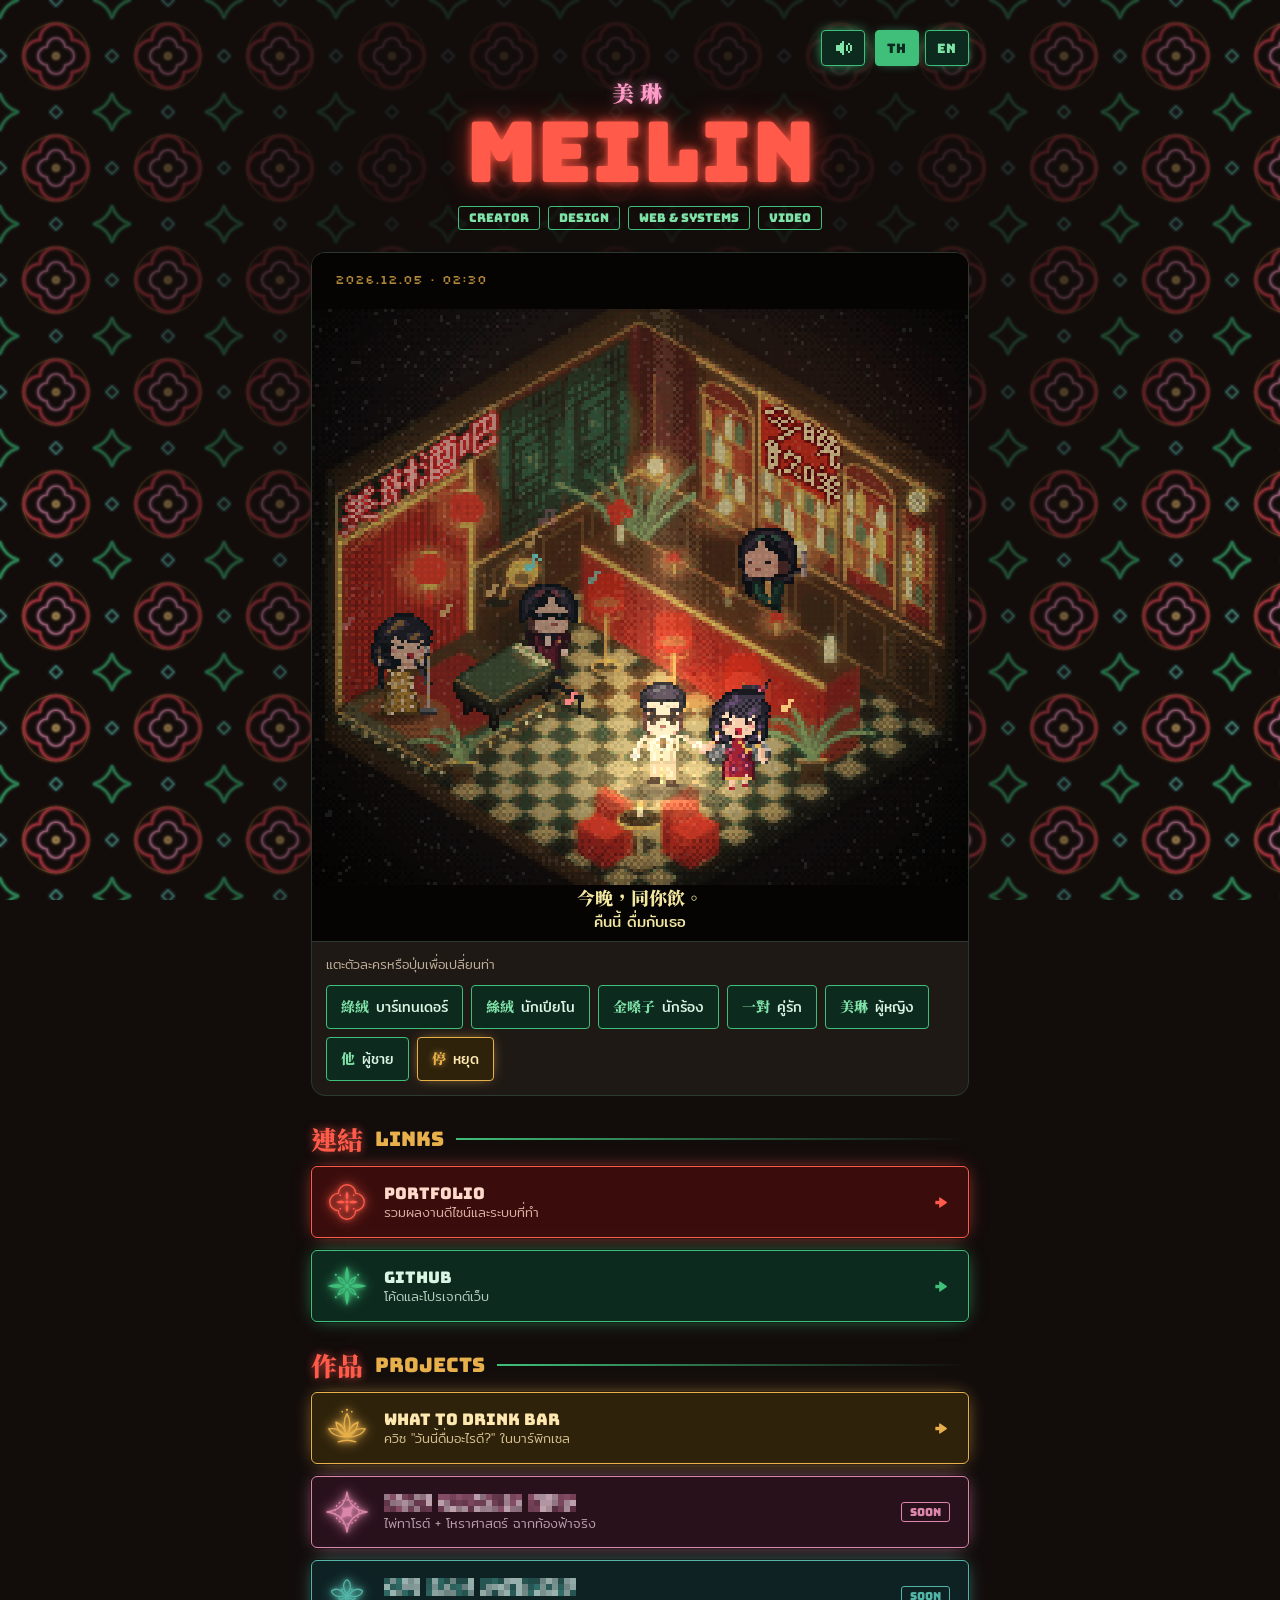
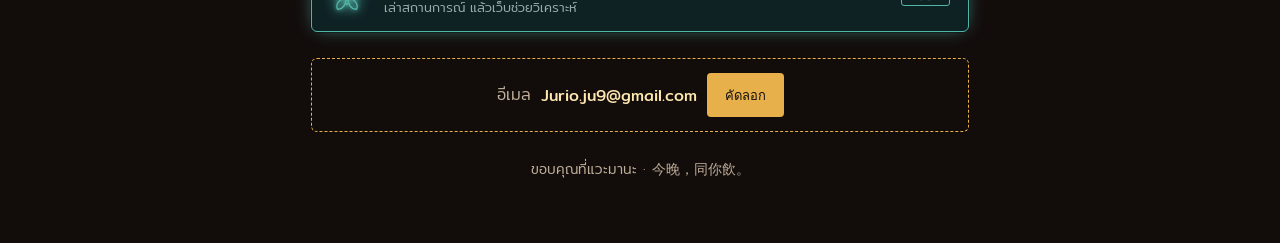
<file: index.html>
<!DOCTYPE html>
<html lang="th">
<head>
<meta charset="utf-8">
<meta name="viewport" content="width=device-width, initial-scale=1">
<title>Meilin · Links</title>
<meta name="description" content="MEILIN 美琳 — Creator · Design · Web & Systems · Video">
<meta name="robots" content="noai, noimageai">
<link rel="preconnect" href="https://fonts.googleapis.com">
<link href="https://fonts.googleapis.com/css2?family=Bungee&family=Silkscreen&family=Mitr:wght@300;400;600&display=swap" rel="stylesheet">
<link href="https://fonts.googleapis.com/css2?family=Noto+Serif+TC:wght@900&text=美琳酒吧今晚飲咩好味香港，一個人。連結作品碼飲星旗綠絨絲金嗓子對他停播" rel="stylesheet">
<style>
/* VOICE: a designer's draft board — six little dioramas laid out to choose from
   IDEA: a contact sheet of isometric miniature rooms, like the reference doll-house render
   PICTURE: six isometric HK-style bar rooms, each with pixel Meana sitting with a drink
   COLOUR and TYPE: warm near-black board, cream cards, HK green + lantern red accents; Bungee labels + Mitr
   LAYOUT: title, then a 2-column grid of lettered cards (1 column on phones) */
:root{color-scheme:dark;--bg:#14100e;--card:#1f1915;--ink:#f3e9d8;--soft:#bfae98;--red:#c0202a;--green:#1f7a4a;--gold:#e8b04a}
*{box-sizing:border-box;min-width:0}
body{margin:0;background:var(--bg);color:var(--ink);font:16px/1.6 "Mitr",system-ui,sans-serif;font-weight:300;overflow-x:clip}
.wrap{max-width:1180px;margin:0 auto;padding:clamp(22px,4vw,48px) max(4vw,14px) 48px}
h1{margin:0;font:600 clamp(28px,5vw,44px)/1.15 "Mitr";text-wrap:balance}
h1 b{font:400 .8em "Bungee";color:var(--gold)}
.lead{color:var(--soft);margin:8px 0 26px;max-width:62ch}
.grid{display:grid;grid-template-columns:minmax(0,1fr);gap:22px;max-width:880px;margin:0 auto}
.card{background:var(--card);border:1px solid #3a2f27;border-radius:14px;overflow:hidden}
.card svg{display:block;width:100%;height:auto;background:radial-gradient(ellipse at 50% 40%,#2a211b,#120e0c 75%)}
.cap{display:flex;gap:14px;align-items:flex-start;padding:14px 18px 18px}
.tag{flex:none;min-width:44px;height:44px;padding:0 10px;border-radius:22px;font-size:14px!important;display:grid;place-items:center;font:400 20px "Bungee";background:var(--red);color:#fbe7bd}
.cap h2{margin:0;font:600 19px/1.3 "Mitr"}
.cap p{margin:2px 0 0;font-size:14px;color:var(--soft)}

.wrap{max-width:760px}
.hd{text-align:center;margin:6px 0 22px}
.zh{font:900 22px/1 "Noto Serif TC",serif;color:#ff9cc8;letter-spacing:6px;text-shadow:0 0 10px rgba(255,140,190,.8)}
.hd h1{margin:6px 0 0;font:400 clamp(52px,13vw,84px)/1 "Bungee";color:#ff5a4a;text-shadow:0 0 8px rgba(255,90,74,.9),0 0 26px rgba(255,60,40,.6);animation:fl 5s infinite}
.hd .th{margin:6px 0 0;font:600 20px "Mitr";color:#f3e9d8}
.hd .bio{margin:6px auto 0;max-width:40ch;color:var(--soft)}
.tags{display:flex;flex-wrap:wrap;gap:8px;justify-content:center;margin:12px 0 0}
.tags span{font:400 12px "Bungee";padding:3px 10px;border:1.5px solid #3fbf7a;color:#7fe3a8;border-radius:3px}
.grid{max-width:none}
.card{border-color:#2a3a30}
h2{display:flex;align-items:center;gap:12px;margin:30px 0 14px;font:400 20px "Bungee";color:#e8b04a}
h2 i{font:900 26px/1 "Noto Serif TC",serif;font-style:normal;color:#ff5a4a;text-shadow:0 0 8px rgba(255,90,74,.7)}
h2::after{content:"";flex:1;height:2px;background:linear-gradient(90deg,#3fbf7a,transparent)}
.menu{display:grid;gap:12px}
.btn{position:relative;display:flex;align-items:center;gap:14px;min-height:68px;padding:12px 18px 12px 12px;text-decoration:none;border-radius:6px;background:var(--bg);color:var(--fg);border:1.5px solid var(--ln);box-shadow:0 0 0 1px rgba(0,0,0,.4),0 0 18px -6px var(--ln);transition:transform .15s,box-shadow .15s}
.btn:hover,.btn:focus-visible{transform:translateY(-2px);box-shadow:0 0 0 1px rgba(0,0,0,.4),0 0 26px -2px var(--ln);outline:none}
.btn:focus-visible{outline:2px solid #e8b04a;outline-offset:3px}
.r{--bg:#3a0d0c;--fg:#ffd9c9;--ln:#ff5a4a}.g{--bg:#0d2a1e;--fg:#d9f5e3;--ln:#3fbf7a}.y{--bg:#2e220b;--fg:#ffe7b0;--ln:#e8b04a}.p{--bg:#2e1220;--fg:#ffe0ee;--ln:#ff9cc8}.t{--bg:#0e2629;--fg:#d6f4ef;--ln:#5fd3c4}.c{--bg:#2b1a10;--fg:#ffe6cf;--ln:#e0915e}
.orn{width:46px;height:46px;flex:none;color:var(--ln);filter:drop-shadow(0 0 2px var(--ln)) drop-shadow(0 0 6px var(--ln));overflow:visible}
.orn .o,.orn .o path,.orn .o circle{fill:none;stroke:currentColor;stroke-width:1.4;stroke-linejoin:round;stroke-linecap:round}
.orn .f,.orn .f path,.orn .f circle{fill:currentColor;stroke:none}
.btn:hover .orn,.btn:focus-visible .orn{transform:rotate(45deg);transition:transform .4s}
.lbl{flex:1;display:grid;line-height:1.3}
.lbl b{font:400 16px "Bungee"}.lbl b.th{font:600 17px "Mitr"}
.lbl small{font-size:13px;opacity:.8}
.mos{display:block;max-width:100%;height:auto;margin:2px 0 3px;shape-rendering:crispEdges;filter:blur(.4px)}
.ar{font:400 18px "Bungee";color:var(--ln)}
.soon{font:400 11px "Bungee";color:var(--ln);border:1px solid var(--ln);padding:2px 8px;border-radius:3px;white-space:nowrap}
.btn.off{cursor:default;opacity:.85}.btn.off:hover{transform:none}
.mail{display:flex;gap:10px;flex-wrap:wrap;align-items:center;justify-content:center;margin:26px 0 0;padding:14px;border:1.5px dashed #e8b04a;border-radius:6px}
.mail span{color:var(--soft)}.mail code{font:400 16px "Mitr";color:#ffe7b0}
.copy{font:400 13px "Bungee";min-height:44px;padding:0 18px;border:0;border-radius:4px;background:#e8b04a;color:#14100e;cursor:pointer}
.copy:focus-visible{outline:2px solid #fff;outline-offset:2px}
.foot{margin-top:26px;color:var(--soft);font-size:14px;text-align:center}
.fl{animation:fl 4s infinite}.fl2{animation:fl 6s 1s infinite}
.grain{animation:gr .5s steps(3) infinite}@keyframes gr{33%{transform:translate(-6px,4px)}66%{transform:translate(5px,-5px)}}
.shake{transform-box:fill-box;transform-origin:50% 100%;animation:sh .6s ease-in-out infinite}@keyframes sh{50%{transform:translate(1px,-3px) rotate(-6deg)}}
.dance{transform-box:fill-box;transform-origin:50% 100%;animation:dn 1.2s ease-in-out infinite}
@keyframes dn{0%,100%{transform:rotate(-4deg)}25%{transform:translateY(-3px) rotate(0)}50%{transform:rotate(4deg)}75%{transform:translateY(-3px) rotate(0)}}
.fa{animation:fa 1.2s steps(1) infinite}.fb{animation:fb 1.2s steps(1) infinite}
@keyframes fa{0%{opacity:1}50%{opacity:0}}@keyframes fb{0%{opacity:0}50%{opacity:1}}
.note{animation:nt 3s linear infinite;opacity:0}.n1{animation-delay:1s}.n2{animation-delay:2s}
@keyframes nt{0%{opacity:0;transform:translate(0,0)}20%{opacity:1}100%{opacity:0;transform:translate(14px,-40px)}}
.bob{transform-box:fill-box;transform-origin:50% 100%;animation:bb .8s ease-in-out infinite}@keyframes bb{50%{transform:translateY(-2px)}}
.sway2{transform-box:fill-box;transform-origin:50% 100%;animation:sw2 1.6s ease-in-out infinite}@keyframes sw2{0%,100%{transform:rotate(-5deg)}50%{transform:rotate(5deg)}}
@keyframes fl{0%,90%,94%,100%{opacity:1}92%{opacity:.45}}
@media(prefers-reduced-motion:reduce){.fl,.fl2,.grain,.shake,.dance,.note,.bob,.sway2{animation:none}.fb{opacity:0}.note{opacity:.8}}
@media(max-width:760px){.grid{grid-template-columns:minmax(0,1fr)}}
.scene{margin:0}
.stage{position:relative;aspect-ratio:200/210;background:#050403}
.stage canvas{position:absolute;inset:0;width:100%;height:100%;image-rendering:pixelated;image-rendering:crisp-edges;cursor:pointer}
.ts{position:absolute;left:3.5%;top:2.6%;font:400 clamp(9px,1.9vw,13px) "Silkscreen",monospace;color:#e8b04a;opacity:.75;pointer-events:none}
.subs{position:absolute;left:0;right:0;bottom:1.2%;display:grid;justify-items:center;line-height:1.25;color:#f2e6a0;pointer-events:none;text-shadow:0 1px 0 #000}
.subs span:first-child{font:900 clamp(13px,2.6vw,18px) "Noto Serif TC",serif}
.subs span:last-child{font:400 clamp(11px,2.1vw,15px) "Mitr"}
.ctl{display:grid;gap:10px;padding:12px 14px 14px;border-top:1px solid #2a3a30;font-size:13px;color:var(--soft)}
.cast{display:flex;flex-wrap:wrap;gap:8px}
.ctl button{font:400 14px "Mitr";min-height:44px;padding:0 14px;border-radius:4px;border:1.5px solid #3fbf7a;background:#0d2a1e;color:#d9f5e3;cursor:pointer}
.ctl button b{font:900 14px "Noto Serif TC",serif;color:#7fe3a8;margin-right:2px}
.ctl .pp{justify-self:start;border-color:#e8b04a;background:#2e220b;color:#ffe7b0}
.ctl button:focus-visible{outline:2px solid #e8b04a;outline-offset:2px}
body{background-color:#120c0b;background-image:radial-gradient(ellipse 70% 55% at 50% 22%,rgba(18,12,11,.9),rgba(18,12,11,.55) 70%,rgba(18,12,11,.35)),linear-gradient(90deg,rgba(18,12,11,.15),rgba(18,12,11,.62) 30%,rgba(18,12,11,.62) 70%,rgba(18,12,11,.15)),url("data:image/svg+xml,%3Csvg xmlns=%22http://www.w3.org/2000/svg%22 width=%22112%22 height=%22112%22 viewBox=%220 0 112 112%22%3E %3Cdefs%3E%3Cfilter id=%22n%22 x=%22-20%25%22 y=%22-20%25%22 width=%22140%25%22 height=%22140%25%22%3E%3CfeGaussianBlur stdDeviation=%221.6%22 result=%22b%22/%3E%3CfeMerge%3E%3CfeMergeNode in=%22b%22/%3E%3CfeMergeNode in=%22b%22/%3E%3CfeMergeNode in=%22SourceGraphic%22/%3E%3C/feMerge%3E%3C/filter%3E %3Cg id=%22s%22%3E%3Cpath d=%22M0 -18Q4.5 -4.5 18 0Q4.5 4.5 0 18Q-4.5 4.5 -18 0Q-4.5 -4.5 0 -18Z%22/%3E%3C/g%3E%3C/defs%3E %3Cg filter=%22url(%23n)%22 fill=%22none%22 stroke-linejoin=%22round%22%3E %3Ccircle cx=%2256%22 cy=%2256%22 r=%2233%22 stroke=%22%23e8b04a%22 stroke-width=%221%22 opacity=%22.45%22/%3E %3Cpath d=%22M40 40A16 16 0 0 1 72 40A16 16 0 0 1 72 72A16 16 0 0 1 40 72A16 16 0 0 1 40 40Z%22 stroke=%22%23ff4a5a%22 stroke-width=%222.2%22/%3E %3Cpath d=%22M47 47A9 9 0 0 1 65 47A9 9 0 0 1 65 65A9 9 0 0 1 47 65A9 9 0 0 1 47 47Z%22 stroke=%22%23ff9cc8%22 stroke-width=%221.6%22/%3E %3Ccircle cx=%2256%22 cy=%2256%22 r=%223.6%22 fill=%22%23ffd27a%22 stroke=%22none%22/%3E %3Cg stroke=%22%233fdc8a%22 stroke-width=%222%22%3E %3Cuse href=%22%23s%22 x=%220%22 y=%220%22/%3E%3Cuse href=%22%23s%22 x=%22112%22 y=%220%22/%3E%3Cuse href=%22%23s%22 x=%220%22 y=%22112%22/%3E%3Cuse href=%22%23s%22 x=%22112%22 y=%22112%22/%3E%3C/g%3E %3Cg stroke=%22%235fd3c4%22 stroke-width=%221.3%22%3E%3Cpath d=%22M56 -6L62 0L56 6L50 0Z%22/%3E%3Cpath d=%22M56 106L62 112L56 118L50 112Z%22/%3E%3Cpath d=%22M-6 56L0 50L6 56L0 62Z%22/%3E%3Cpath d=%22M106 56L112 50L118 56L112 62Z%22/%3E%3C/g%3E %3C/g%3E%3C/svg%3E");background-size:auto,auto,112px 112px;background-attachment:fixed,fixed,fixed}
.wrap{position:relative}
.lang{position:absolute;top:clamp(14px,3vw,30px);right:max(4vw,14px);display:flex;gap:6px;z-index:2}
.lang button{font:400 13px "Bungee";min-width:44px;min-height:36px;padding:0 10px;border-radius:4px;border:1.5px solid #3fbf7a;background:#0d2a1e;color:#7fe3a8;cursor:pointer;box-shadow:0 0 12px -4px #3fbf7a}
.lang button[aria-pressed="true"]{background:#3fbf7a;color:#0d2a1e}
.lang button:focus-visible{outline:2px solid #e8b04a;outline-offset:2px}
.lang .snd{min-width:44px;padding:0 9px;margin-right:4px;display:grid;place-items:center}
.lang .snd svg,.ctl .pp svg{width:18px;height:18px;shape-rendering:crispEdges;display:block}
.lang .snd .w{opacity:0}.lang .snd[aria-pressed="true"] .w{opacity:1}.lang .snd[aria-pressed="true"] .x{opacity:0}
.lang .snd[aria-pressed="true"]{background:#0d2a1e;color:#7fe3a8;box-shadow:0 0 14px -2px #3fbf7a}
.lang .snd[aria-pressed="false"]{color:#4f8f6a;box-shadow:none}
.ctl .row{display:flex;flex-wrap:wrap;gap:8px}.ctl .row .cast{display:contents}
.ctl .pp{flex:none;white-space:nowrap;box-shadow:0 0 14px -5px #e8b04a}.ctl .pp b{color:#e8b04a;text-shadow:0 0 6px rgba(232,176,74,.7)}
.ctl .pp[aria-pressed="true"]{background:#e8b04a;color:#2e220b}.ctl .pp[aria-pressed="true"] b{color:#3a0d0c;text-shadow:none}
.hd{padding-top:28px}
</style>
</head>
<body>
<div class="wrap">
  <div class="lang" role="group" aria-label="Language / ภาษา"><button type="button" class="snd" id="snd" aria-pressed="false" data-i18n-aria="music" aria-label="เพลงคลอ"><svg viewBox="0 0 9 9" aria-hidden="true"><path fill="currentColor" d="M1 3h2v3H1zM3 2h1v5H3zM4 1h1v7H4z"/><path class="w" fill="currentColor" d="M6 3h1v3H6zM7 2h1v1H7zM7 6h1v1H7zM8 3h1v3H8z"/><path class="x" fill="currentColor" d="M6 3h1v1H6zM8 3h1v1H8zM7 4h1v1H7zM6 5h1v1H6zM8 5h1v1H8z"/></svg></button><button type="button" data-l="th" aria-pressed="true">TH</button><button type="button" data-l="en" aria-pressed="false">EN</button></div>
  <header class="hd">
    <div class="zh" lang="zh-Hant">美琳</div>
    <h1>MEILIN</h1>
    <div class="tags"><span>Creator</span><span>Design</span><span>Web &amp; Systems</span><span>Video</span></div>
  </header>
  <figure class="card scene">
    <div class="stage">
      <canvas id="px" width="200" height="210" role="img" data-i18n-aria="scene" aria-label="เลานจ์บาร์เซี่ยงไฮ้ยามดึกแบบพิกเซลอาร์ตมุมไอโซเมตริก: พื้นหินอ่อนลายตารางขาวดำ ผนังไม้วอลนัทขอบทอง บาร์หนังแดงกับตู้ขวดซุ้มโค้งไฟแดง ฉากฉลุจีนแสงเขียว เวทีม่านกำมะหยี่แดงกรอบทองกับโคมแดง ต้นปาล์มและเฟิร์น คู่รักเต้นสวิงกลางห้องใต้สปอตไลต์ บาร์เทนเดอร์หลังบาร์ นักร้องกับนักเปียโนบนเวที ป้าย 美琳酒吧 และ 今晚飲咩"></canvas>
      <span class="ts">2026.11.17 · 09:40</span>
      <figcaption class="subs"><span lang="zh-Hant">今晚，同你飲。</span><span data-i18n="sub">คืนนี้ ดื่มกับเธอ</span></figcaption>
    </div>
    <div class="ctl"><span data-i18n="hint">แตะตัวละครหรือปุ่มเพื่อเปลี่ยนท่า</span><div class="row"><div class="cast" id="cast"></div><button type="button" id="pp" class="pp" aria-pressed="false" aria-label="หยุดอนิเมชัน"></button></div></div>
  </figure>

  <h2><i>連結</i>Links</h2>
  <nav class="menu" id="links"></nav>
  <h2><i>作品</i>Projects</h2>
  <div class="menu" id="projects"></div>

  <div class="mail">
    <span data-i18n="email">อีเมล</span><code id="em">Jurio.ju9@gmail.com</code>
    <button class="copy" id="cp" type="button" data-i18n="copy">คัดลอก</button>
  </div>
  <p class="foot"><span data-i18n="foot">ขอบคุณที่แวะมานะ</span> · 今晚，同你飲。</p>
</div>

<script>
const I18N={
 th:{scene:'เลานจ์บาร์เซี่ยงไฮ้ยามดึกแบบพิกเซลอาร์ตมุมไอโซเมตริก: พื้นหินอ่อนลายตารางขาวดำ ผนังไม้วอลนัทขอบทอง บาร์หนังแดงกับตู้ขวดซุ้มโค้งไฟแดง ฉากฉลุจีนแสงเขียว เวทีม่านกำมะหยี่แดงกรอบทองกับโคมแดง ต้นปาล์มและเฟิร์น คู่รักเต้นสวิงกลางห้องใต้สปอตไลต์ บาร์เทนเดอร์หลังบาร์ นักร้องกับนักเปียโนบนเวที ป้าย 美琳酒吧 และ 今晚飲咩',
  sub:'คืนนี้ ดื่มกับเธอ',hint:'แตะตัวละครหรือปุ่มเพื่อเปลี่ยนท่า',pause:'หยุดอนิเมชัน',play:'เล่นอนิเมชัน',music:'เพลงคลอ',
  c_b5:'บาร์เทนเดอร์',c_p3:'นักเปียโน',c_s1:'นักร้อง',c_couple:'คู่รัก',c_meana:'ผู้หญิง',c_bf:'ผู้ชาย',pz:'หยุด',pl:'เล่น',
  l_pf:'รวมผลงานดีไซน์และระบบที่ทำ',l_gh:'โค้ดและโปรเจกต์เว็บ',p_bar:'ควิซ "วันนี้ดื่มอะไรดี?" ในบาร์พิกเซล',
  hid:'ชื่อยังเป็นความลับ',p_ftd:'ไพ่ทาโรต์ + โหราศาสตร์ ฉากท้องฟ้าจริง',p_rf:'เล่าสถานการณ์ แล้วเว็บช่วยวิเคราะห์',soon:'SOON',
  email:'อีเมล',copy:'คัดลอก',copied:'คัดลอกแล้ว ✓',copyfail:'คัดลอกเองนะ',foot:'ขอบคุณที่แวะมานะ'},
 en:{scene:'A late-night Shanghai lounge in isometric pixel art: black-and-white marble checker floor, gold-trimmed walnut walls, a red leather bar with arched red-lit bottle cabinets, a Chinese lattice screen glowing green, a gold-framed stage with red velvet curtains and red lanterns, palms and ferns. Two lovers swing-dance under a spotlight, a bartender works the bar, a singer and a pianist play on stage. Neon signs read 美琳酒吧 and 今晚飲咩',
  sub:'Tonight, drinking with you.',hint:'Tap a character or a button to change the move',pause:'Pause animation',play:'Play animation',music:'Background music',
  c_b5:'Bartender',c_p3:'Pianist',c_s1:'Singer',c_couple:'Lovers',c_meana:'Lady',c_bf:'Gentleman',pz:'Pause',pl:'Play',
  l_pf:'Design work and systems I’ve built',l_gh:'Code and web projects',p_bar:'A "What should I drink tonight?" quiz in a pixel bar',
  hid:'Name under wraps',p_ftd:'Tarot + astrology under a real night sky',p_rf:'Describe a situation and the site helps you read it',soon:'SOON',
  email:'Email',copy:'Copy',copied:'Copied ✓',copyfail:'Copy it manually',foot:'Thanks for stopping by'}};
let LANG=(()=>{try{const l=localStorage.getItem('lang');return l==='en'?'en':'th'}catch(e){return 'th'}})();
const tr=k=>I18N[LANG][k]??I18N.th[k];
const onLang=[];
function setLang(l){LANG=l;try{localStorage.setItem('lang',l)}catch(e){}
 document.documentElement.lang=l;
 document.querySelectorAll('[data-i18n]').forEach(e=>e.textContent=tr(e.dataset.i18n));
 document.querySelectorAll('[data-i18n-aria]').forEach(e=>e.setAttribute('aria-label',tr(e.dataset.i18nAria)));
 document.querySelectorAll('.lang button[data-l]').forEach(b=>b.setAttribute('aria-pressed',b.dataset.l===l));
 onLang.forEach(f=>f());}
</script>
<script>
{
const D={"IMG":{"bgN":"assets/scene/room.png","bgA":"assets/scene/room-dim-a.png","bgB":"assets/scene/room-dim-b.png","fg":"assets/scene/piano-front.png"},"SP":{"b5/shake":{"n":17,"d":[160,140,85,85,85,85,85,85,85,85,85,85,85,85,200,160,450],"w":44,"src":"assets/sprites/b5-shake.png"},"b5/pour":{"n":11,"d":[300,200,200,160,160,160,160,180,200,260,500],"w":44,"src":"assets/sprites/b5-pour.png"},"b5/wink":{"n":10,"d":[500,300,300,300,300,350,350,500,110,450],"w":44,"src":"assets/sprites/b5-wink.png"},"s1/sing":{"n":10,"d":[220,220,220,220,220,220,220,220,220,220],"w":44,"src":"assets/sprites/s1-sing.png"},"s1/highnote":{"n":13,"d":[220,180,180,160,160,160,160,160,160,200,450,110,300],"w":44,"src":"assets/sprites/s1-highnote.png"},"s1/sway":{"n":8,"d":[320,320,320,320,320,320,320,320],"w":44,"src":"assets/sprites/s1-sway.png"},"p3/play":{"n":12,"d":[130,130,130,130,130,130,130,130,130,130,130,130],"w":44,"src":"assets/sprites/p3-play.png"},"p3/flourish":{"n":9,"d":[120,120,120,160,300,100,160,200,500],"w":44,"src":"assets/sprites/p3-flourish.png"},"p3/glasses":{"n":11,"d":[500,150,150,250,200,200,150,160,160,600,500],"w":44,"src":"assets/sprites/p3-glasses.png"},"couple/toast":{"n":8,"d":[260,220,300,300,240,500,300,500],"w":80,"src":"assets/sprites/couple-toast.png"},"couple/rose":{"n":7,"d":[400,250,400,300,300,600,500],"w":80,"src":"assets/sprites/couple-rose.png"},"couple/hands":{"n":8,"d":[300,300,300,300,300,300,300,300],"w":80,"src":"assets/sprites/couple-hands.png"},"couple/lean":{"n":7,"d":[400,300,700,700,700,110,500],"w":80,"src":"assets/sprites/couple-lean.png"},"couple/swing":{"n":16,"d":[170,170,170,170,170,170,170,170,170,170,170,170,170,170,170,170],"w":80,"src":"assets/sprites/couple-swing.png"},"meana/idle":{"n":11,"d":[500,450,450,110,350,450,450,110,90,110,400],"w":44,"src":"assets/sprites/meana-idle.png"},"meana/wave":{"n":12,"d":[120,150,150,150,150,150,150,200,160,500,110,400],"w":44,"src":"assets/sprites/meana-wave.png"},"meana/toast":{"n":12,"d":[220,180,260,260,240,200,220,380,380,220,500,400],"w":44,"src":"assets/sprites/meana-toast.png"},"meana/dance":{"n":9,"d":[150,150,150,150,150,150,160,160,150],"w":44,"src":"assets/sprites/meana-dance.png"},"meana/laugh":{"n":12,"d":[110,110,110,110,110,110,110,110,110,110,110,110],"w":44,"src":"assets/sprites/meana-laugh.png"},"bf/idle":{"n":8,"d":[600,500,500,140,140,600,500,700],"w":44,"src":"assets/sprites/bf-idle.png"},"bf/peek":{"n":16,"d":[400,150,150,250,200,500,350,200,600,220,500,150,200,250,150,300],"w":44,"src":"assets/sprites/bf-peek.png"},"bf/toast":{"n":9,"d":[240,220,300,300,220,220,500,220,700],"w":44,"src":"assets/sprites/bf-toast.png"},"bf/rose":{"n":9,"d":[300,200,250,350,350,350,300,300,500],"w":44,"src":"assets/sprites/bf-rose.png"},"bf/snap":{"n":12,"d":[200,200,200,200,200,200,200,200,200,200,200,200],"w":44,"src":"assets/sprites/bf-snap.png"}},"CAST":[{"id":"b5","name":"บาร์เทนเดอร์","zh":"綠絨","pos":[117,74],"clip":50,"seq":[["shake",2],["pour",1],["wink",1]]},{"id":"p3","name":"นักเปียโน","zh":"絲絨","pos":[50,90],"clip":33,"seq":[["play",3],["flourish",1],["play",2],["glasses",1]],"fg":1},{"id":"s1","name":"นักร้อง","zh":"金嗓子","pos":[5,100],"clip":44,"seq":[["sing",2],["highnote",1],["sing",1],["sway",2]]},{"id":"couple","name":"คู่รัก","zh":"一對","pos":[73,123],"clip":44,"seq":[["swing",3],["toast",2],["hands",3],["rose",2],["lean",2]],"spot":1,"duo":1},{"id":"meana","zh":"美琳","pos":[74,123],"clip":44,"spot":1,"solo":1,"seq":[["idle",1],["wave",1],["toast",1],["dance",2],["laugh",1]]},{"id":"bf","zh":"他","pos":[100,123],"clip":44,"spot":1,"solo":1,"seq":[["idle",1],["peek",1],["snap",2],["toast",1],["rose",1]]}],"JUKE":[62,96]};
const W=200,H=210,cv=document.getElementById('px'),g=cv.getContext('2d');g.imageSmoothingEnabled=false;
const load=src=>{const im=new Image();im.src=src;return im};
const BG={N:load(D.IMG.bgN),A:load(D.IMG.bgA),B:load(D.IMG.bgB)},FG=load(D.IMG.fg);
const SP={};for(const k in D.SP)SP[k]=Object.assign({},D.SP[k],{im:load(D.SP[k].src)});
const RM=matchMedia('(prefers-reduced-motion: reduce)').matches;let paused=RM;
const st=D.CAST.map(c=>({c,s:0,loop:0,f:0,t:0}));
const cur=p=>SP[p.c.id+'/'+p.c.seq[p.s][0]];
const setAct=(p,s)=>{p.s=(s+p.c.seq.length)%p.c.seq.length;p.loop=0;p.f=0;p.t=0;};
// the lovers either dance together (duo) or split into two solo dancers for a while
let solo=false,soloLeft=0;const SOLO_MS=12000;
const live=p=>p.c.duo?!solo:p.c.solo?solo:true;
const goSolo=()=>{if(!solo)st.forEach(p=>{if(p.c.solo)setAct(p,0)});solo=true;soloLeft=SOLO_MS;};
const goDuo=()=>{solo=false;};
// stepped, dithered vignette + three grain frames, made once at pixel size
const mk=()=>{const c=document.createElement('canvas');c.width=W;c.height=H;return c};
const vig=mk();{const x=vig.getContext('2d'),d=x.createImageData(W,H),B=[0,8,2,10,12,4,14,6,3,11,1,9,15,7,13,5];
 for(let y=0;y<H;y++)for(let X=0;X<W;X++){const dx=(X-W/2)/(W*.7),dy=(y-H*.46)/(H*.7),r=Math.hypot(dx,dy);let a=Math.max(0,Math.min(1,(r-.55)/.45))*.8;
  a=Math.floor(a*5+B[(y%4)*4+X%4]/16)/5;const o=(y*W+X)*4;d.data[o+3]=a*255;}x.putImageData(d,0,0);}
// spotlight on the couple: soft dithered dimming everywhere else + a faint warm beam
const dark=mk();{const x=dark.getContext('2d'),d=x.createImageData(W,H),B=[0,8,2,10,12,4,14,6,3,11,1,9,15,7,13,5];
 for(let y=0;y<H;y++)for(let X=0;X<W;X++){const r=Math.hypot((X-107)/40,(y-145)/34);let a=Math.max(0,Math.min(1,(r-.5)/.8))*.3;
  a=Math.floor(a*16+B[(y%4)*4+X%4]/16)/16;const o=(y*W+X)*4;d.data[o]=6;d.data[o+1]=8;d.data[o+2]=12;d.data[o+3]=a*255;}x.putImageData(d,0,0);}
const beam=mk();{const x=beam.getContext('2d'),d=x.createImageData(W,H),B=[0,8,2,10,12,4,14,6,3,11,1,9,15,7,13,5];
 for(let y=17;y<170;y++){const t=(y-17)/146,hw=4+t*24;for(let X=Math.floor(107-hw)-1;X<107+hw+2;X++){const e=Math.abs(X-107)/hw;if(e>=1)continue;
  let a=Math.pow(1-e,1.5)*.2*(.4+.6*t);a=Math.floor(a*12+B[(y%4)*4+X%4]/16)/12;const o=(y*W+X)*4;d.data[o]=255;d.data[o+1]=220;d.data[o+2]=160;d.data[o+3]=a*255;}}x.putImageData(d,0,0);}
const grain=[0,1,2].map(()=>{const c=mk(),x=c.getContext('2d'),d=x.createImageData(W,H);for(let o=0;o<d.data.length;o+=4){const r=Math.random();if(r<.07){const v=r<.035?255:0;d.data[o]=d.data[o+1]=d.data[o+2]=v;d.data[o+3]=22;}}x.putImageData(d,0,0);return c});
// little notes floating out of the jukebox
const NOTE=[["..##.","..#.#","..#..","###..","##..."],["..###","..#.#","..#.#","###.#","##.##"]];
const NC=['#ffd27a','#ff9cc8','#7fe3d3'];
const drawNote=(i,x,y,a)=>{if(a<=0)return;g.globalAlpha=Math.ceil(a*3)/3;g.fillStyle=NC[i%3];NOTE[i%2].forEach((r,yy)=>[...r].forEach((ch,xx)=>{if(ch==='#')g.fillRect(x+xx,y+yy,1,1)}));g.globalAlpha=1;};
let T=0,last=performance.now();
const draw=()=>{
  const tA=T%4000,tB=(T+5000)%6000,bg=(tA>3600&&tA<3760)?BG.A:(tB>5450&&tB<5650)?BG.B:BG.N;
  g.drawImage(bg,0,0);
  for(let i=0;i<3;i++){const k=((T/3000)+i/3)%1;drawNote(i,D.JUKE[0]+Math.round(k*7)+i,D.JUKE[1]-Math.round(k*22),k<.2?k/.2:1-(k-.2)/.8);}
  const vis=st.filter(live),spots=vis.filter(p=>p.c.spot);
  vis.forEach(p=>{const a=cur(p);if(p===spots[0])g.drawImage(dark,0,0);if(a.im.complete){const h=p.c.clip;g.drawImage(a.im,p.f*a.w,0,a.w,h,p.c.pos[0],p.c.pos[1],a.w,h);}if(p.c.fg)g.drawImage(FG,0,0);
    if(p===spots[spots.length-1]){g.globalCompositeOperation='lighter';g.drawImage(beam,0,0);g.globalCompositeOperation='source-over';}});
  g.drawImage(vig,0,0);g.drawImage(grain[Math.floor(T/110)%3],0,0);
  g.fillStyle='#050403';g.fillRect(0,0,W,17);g.fillRect(0,193,W,H-193);
};
const tick=now=>{const dt=Math.min(now-last,250);last=now;
  if(!paused){T+=dt;if(solo&&(soloLeft-=dt)<=0)goDuo();
    st.forEach(p=>{if(!live(p))return;const a=cur(p);p.t+=dt;while(p.t>=a.d[p.f]){p.t-=a.d[p.f];p.f++;if(p.f>=a.n){p.f=0;if(++p.loop>=p.c.seq[p.s][1]){setAct(p,p.s+1);if(p.c.duo&&p.s===0)goSolo();break;}}}});}
  draw();requestAnimationFrame(tick);};
Promise.all([...Object.values(BG),FG,...Object.values(SP).map(a=>a.im)].map(im=>im.decode().catch(()=>{}))).then(()=>{draw();requestAnimationFrame(tick)});
// buttons + tapping the canvas both change a character's pose
const bar=document.getElementById('cast');
const castBtns=()=>{bar.innerHTML=st.map((p,i)=>`<button type="button" data-i="${i}"><b>${p.c.zh}</b> ${tr('c_'+p.c.id)}</button>`).join('');};castBtns();onLang.push(castBtns);
const next=i=>{const p=st[i];
  if(p.c.solo){if(!solo)goSolo();else soloLeft=SOLO_MS;setAct(p,p.s+1);}
  else if(p.c.duo){if(solo)goDuo();else setAct(p,p.s+1);}
  else setAct(p,p.s+1);if(paused)draw();};
bar.addEventListener('click',e=>{const b=e.target.closest('button');if(b)next(+b.dataset.i)});
cv.addEventListener('click',e=>{const r=cv.getBoundingClientRect(),x=(e.clientX-r.left)/r.width*W,y=(e.clientY-r.top)/r.height*H;
  for(let i=st.length-1;i>=0;i--){const p=st[i],a=cur(p),[px,py]=p.c.pos;if(!live(p))continue;if(x>=px+6&&x<px+a.w-6&&y>=py+4&&y<py+p.c.clip){next(i);return;}}});
const pp=document.getElementById('pp');
const IC={pause:'<svg viewBox="0 0 8 8" aria-hidden="true"><path fill="currentColor" d="M2 1h1.5v6H2zM4.5 1H6v6H4.5z"/></svg>',
 play:'<svg viewBox="0 0 8 8" aria-hidden="true"><path fill="currentColor" d="M2 1h1v6H2zM3 2h1v4H3zM4 3h1v2H4zM5 3.5h1v1H5z"/></svg>'};
const lab=()=>{const k=paused?'play':'pause';pp.innerHTML=`<b lang="zh-Hant">${paused?'播':'停'}</b> ${tr(paused?'pl':'pz')}`;pp.setAttribute('aria-label',tr(k));pp.title=tr(k);pp.setAttribute('aria-pressed',paused);};lab();onLang.push(lab);
pp.addEventListener('click',()=>{paused=!paused;lab();});
}
</script>

<script>
{
const links=[
 {t:'Portfolio',dk:'l_pf',z:'作',u:'./portfolio/',k:'r'},
 {t:'GitHub',dk:'l_gh',z:'碼',u:'https://github.com/Jumeanu',k:'g'}];
const projects=[
 {t:'WHAT TO DRINK BAR',dk:'p_bar',z:'飲',u:'./what-to-drink/',k:'y'},
 {hid:[4,7,4],seed:7,dk:'p_ftd',z:'星',soon:1,k:'p'},
 {hid:[3,4,8],seed:3,dk:'p_rf',z:'旗',soon:1,k:'t'}];

const R=(d,n)=>Array.from({length:n},(_,i)=>`<path d="${d}" transform="rotate(${i*360/n} 24 24)"/>`).join('');
const ORN={
 '作':`<path class="o" d="M15 15A9 9 0 0 1 33 15A9 9 0 0 1 33 33A9 9 0 0 1 15 33A9 9 0 0 1 15 15Z"/><g class="f">${R('M24 12.5Q27.2 18.5 24 22Q20.8 18.5 24 12.5Z',4)}<circle cx="24" cy="24" r="1.7"/>${[[17,17],[31,17],[31,31],[17,31]].map(([x,y])=>`<circle cx="${x}" cy="${y}" r="1"/>`).join('')}</g>`,
 '碼':`<g class="f">${R('M24 3.5Q28.4 15 24 20Q19.6 15 24 3.5Z',4)}</g><g class="o">${[45,135,225,315].map(a=>`<path d="M24 11Q27 16.5 24 20.5Q21 16.5 24 11Z" transform="rotate(${a} 24 24)"/>`).join('')}</g><g class="f"><circle cx="24" cy="24" r="2.4"/>${[45,135,225,315].map(a=>`<circle cx="24" cy="7.5" r="1.1" transform="rotate(${a} 24 24)"/>`).join('')}</g>`,
 '飲':`<g class="o"><path d="M24 9Q30 19 24 33Q18 19 24 9Z"/><path d="M24 33Q14 30 12.5 18Q21 21 24 33Z"/><path d="M24 33Q34 30 35.5 18Q27 21 24 33Z"/><path d="M24 33Q10 34 5 25Q15 23 24 33Z"/><path d="M24 33Q38 34 43 25Q33 23 24 33Z"/><path d="M15 38.5Q24 35 33 38.5"/></g><g class="f"><circle cx="24" cy="5" r="1.2"/><circle cx="19" cy="7" r=".9"/><circle cx="29" cy="7" r=".9"/></g>`,
 '星':`<g class="o"><path d="M24 3Q26.2 21.8 45 24Q26.2 26.2 24 45Q21.8 26.2 3 24Q21.8 21.8 24 3Z"/></g><g class="f"><path d="M24 11Q25.3 22.7 31.8 24Q25.3 25.3 24 37Q22.7 25.3 16.2 24Q22.7 22.7 24 11Z" transform="rotate(45 24 24)"/><circle cx="24" cy="24" r="2"/></g><g class="o"><circle cx="24" cy="24" r="12.5" stroke-dasharray="1.2 3.3"/></g>`,
 '焙':`<g class="o"><path d="M24 10V43"/>${[13,20,27].map(y=>`<path d="M24 ${y+7}Q16.5 ${y+4} 15.5 ${y-3}Q22.5 ${y} 24 ${y+7}Z"/><path d="M24 ${y+7}Q31.5 ${y+4} 32.5 ${y-3}Q25.5 ${y} 24 ${y+7}Z"/>`).join('')}</g><g class="f"><path d="M24 3.5Q26.8 8 24 12.5Q21.2 8 24 3.5Z"/><circle cx="24" cy="43.5" r="1.6"/><circle cx="14" cy="38" r="1"/><circle cx="34" cy="38" r="1"/></g>`,
 '旗':`<g class="o">${R('M24 22C19.5 17 19 10 24 7C29 10 28.5 17 24 22Z',5)}</g><g class="f"><circle cx="24" cy="24" r="2.3"/>${[36,108,180,252,324].map(a=>`<circle cx="24" cy="15.5" r="1.1" transform="rotate(${a} 24 24)"/>`).join('')}</g>`};
const orn=z=>`<svg class="orn" viewBox="0 0 48 48" aria-hidden="true">${ORN[z]}</svg>`;
/* mosaic for project names not released yet — the real name is not in this page */
const mos=x=>{let r=x.seed*9301+49297,c=0,o='';const q=()=>(r=(r*9301+49297)%233280)/233280;
 x.hid.forEach((w,i)=>{if(i)c++;for(let j=0;j<w*2;j++,c++)for(let y=0;y<3;y++){const v=q();o+=`<rect x="${c*6}" y="${y*6}" width="6" height="6" fill="${v<.45?'var(--ln)':'var(--fg)'}" opacity="${(.25+v*.6).toFixed(2)}"/>`;}});
 return `<svg class="mos" viewBox="0 0 ${c*6} 18" width="${c*6}" height="18" role="img" aria-label="${tr('hid')}"><title>${tr('hid')}</title>${o}</svg>`;};
const lbl=x=>`<span class="lbl">${x.hid?mos(x):`<b${x.th&&LANG==='th'?' class="th"':''}>${x.tk?tr(x.tk):x.t}</b>`}<small>${tr(x.dk)}</small></span>`;
const item=x=>x.soon
 ?`<div class="btn off ${x.k}">${orn(x.z)}${lbl(x)}<span class="soon">${tr('soon')}</span></div>`
 :`<a class="btn ${x.k}" href="${x.u}" target="_blank" rel="noopener">${orn(x.z)}${lbl(x)}<span class="ar">→</span></a>`;
const renderLinks=()=>{document.getElementById('links').innerHTML=links.map(item).join('');
document.getElementById('projects').innerHTML=projects.map(item).join('');};renderLinks();onLang.push(renderLinks);
const cp=document.getElementById('cp');
cp.addEventListener('click',async()=>{try{await navigator.clipboard.writeText(document.getElementById('em').textContent);cp.textContent=tr('copied')}catch(e){cp.textContent=tr('copyfail')}setTimeout(()=>cp.textContent=tr('copy'),1800);});
document.querySelectorAll('.lang button[data-l]').forEach(b=>b.addEventListener('click',()=>setLang(b.dataset.l)));
setLang(LANG);
}
</script>
<script>
/* MEILIN lounge music — three original songs synthesised live with Web Audio (no audio files). */
const MUS=(()=>{
const SEMI={C:0,D:2,E:4,F:5,G:7,A:9,B:11};
const hz=n=>{const m=/^([A-G])(#|b)?(-?\d)$/.exec(n);const s=SEMI[m[1]]+(m[2]==='#'?1:m[2]==='b'?-1:0);return 440*Math.pow(2,((+m[3]+1)*12+s-69)/12);};
// "E5:.5 r:1 | ..." -> [[beat,freq,dur]]
const line=(str,at=0)=>{let b=at;const o=[];str.replace(/\|/g,' ').trim().split(/\s+/).forEach(tk=>{const[n,d]=tk.split(':');if(n!=='r')o.push([b,hz(n),+d]);b+=+d;});return o;};

/* ---------- songs ---------- */
function song1(){ // 霓虹夜 Neon Night — slow smoky ballad, muted horn over Rhodes
  const V={Am9:['G3 B3 C4 E4','A2','E2'],Dm9:['F3 A3 C4 E4','D2','A2'],G13:['F3 A3 B3 E4','G2','D2'],Cmaj9:['E3 G3 B3 D4','C2','G2'],
    Fmaj7:['A3 C4 E4 G4','F2','C3'],Bm7b5:['A3 D4 F4','B2','F2'],E7b9:['G#3 D4 F4','E2','B2'],F7:['A3 C4 Eb4','F2','C3']};
  const C=[['Am9'],['Dm9'],['G13'],['Cmaj9'],['Fmaj7'],['Bm7b5','E7b9'],['Am9'],['Am9'],['Am9'],['Dm9'],['G13'],['Cmaj9'],['Fmaj7'],['Bm7b5','E7b9'],['Am9','F7'],['E7b9']];
  const ev=[];const A=(t,v,f,d,g)=>ev.push({t,v,f,d,g});
  C.forEach((cs,i)=>{const b=i*4,len=4/cs.length;cs.forEach((c,j)=>{const[vo,r,f]=V[c],t=b+j*len;
    vo.split(' ').forEach(n=>A(t,'rhodes',hz(n),len-.05,.075));
    if(len===4){A(t,'bass',hz(r),1.9,.34);A(t+2,'bass',hz(f),1.9,.3);}else A(t,'bass',hz(r),1.9,.34);});
    for(let k=0;k<4;k++){A(b+k,'brush',0,.3,k%2?.11:.07);A(b+k,'ride',0,.5,k%2?.03:.04);}
    A(b+1.5,'ride',0,.3,.02);A(b+3.5,'ride',0,.3,.02);A(b+1,'rim',0,.1,.05);A(b+3,'rim',0,.1,.05);A(b,'kick',0,.3,.22);});
  line(`r:1 E5:.5 G5:.5 A5:1.5 G5:.5 | E5:1 D5:.5 C5:.5 D5:2 | r:.5 B4:.5 D5:.5 E5:.5 G5:1 F5:1 | E5:3 r:1 |
        r:.5 A4:.5 C5:.5 E5:.5 A5:1 G5:1 | F5:1 E5:1 D5:1 G#4:1 | B4:.5 C5:.5 A4:3 | r:4 |
        r:1 E5:.5 G5:.5 A5:1 C6:1 | B5:.5 A5:.5 G5:.5 E5:.5 D5:2 | r:.5 D5:.5 E5:.5 G5:.5 B5:1 A5:1 | G5:1.5 E5:.5 D5:2 |
        C5:.5 D5:.5 E5:.5 G5:.5 A5:2 | G5:1 F5:1 E5:1 D5:.5 B4:.5 | C5:1 B4:.5 A4:2.5 | r:4`).forEach(([t,f,d])=>A(t,'horn',f,d,.2));
  line('A5:.5 G5:.5 E5:.5 D5:.5 C5:.5 A4:.5 G4:1',29).forEach(([t,f,d])=>A(t,'piano',f,d,.16));
  line('F5:.5 E5:.5 D5:.5 B4:.5 G#4:.5 F4:.5 E4:1',61).forEach(([t,f,d])=>A(t,'piano',f,d,.16));
  return {bpm:66,swing:.64,beats:64,ev};
}
function song2(){ // 旗袍搖擺 Qipao Swing — 1930s Shanghai foxtrot, clarinet + pipa
  const V={D6:['F#3 A3 B3 D4','D2','A2'],Bm7:['A3 B3 D4 F#4','B1','F#2'],Gmaj7:['F#3 G3 B3 D4','G2','D2'],A7:['G3 A3 C#4 E4','A2','E2'],
    Gm6:['G3 Bb3 D4 E4','G2','D2'],DF:['F#3 A3 D4','F#2','A2'],B7:['A3 B3 D#4 F#4','B1','F#2'],Em7:['G3 B3 D4 E4','E2','B2']};
  const C=['D6','D6','Bm7','Bm7','Gmaj7','A7','D6','D6','Gmaj7','Gm6','DF','B7','Em7','A7','D6','A7'];
  const ev=[];const A=(t,v,f,d,g)=>ev.push({t,v,f,d,g});
  C.forEach((c,i)=>{const b=i*4,[vo,r,f]=V[c];
    A(b,'bass',hz(r),.9,.38);A(b+2,'bass',hz(f),.9,.33);
    [1,3].forEach(k=>vo.split(' ').forEach(n=>A(b+k,'piano',hz(n),.35,.075)));
    A(b,'kick',0,.3,.2);A(b+2,'kick',0,.3,.15);A(b+1,'brush',0,.25,.17);A(b+3,'brush',0,.25,.17);
    for(let k=0;k<8;k++)A(b+k/2,'hat',0,.1,k%2?.03:.05);});
  line(`F#5:1.5 E5:.5 D5:1 B4:1 | D5:1 E5:.5 F#5:.5 A5:2 | B5:1.5 A5:.5 F#5:1 E5:1 | F#5:3 r:1 |
        D5:1 E5:.5 D5:.5 B4:1 A4:1 | B4:.5 C#5:.5 E5:1 A5:1 G5:1 | F#5:2 E5:1 D5:1 | D5:2.5 r:1.5 |
        B5:1 A5:.5 B5:.5 D6:2 | Bb5:1 A5:.5 G5:.5 E5:2 | F#5:1 A5:1 D5:1 E5:1 | D#5:1 F#5:1 B5:2 |
        E5:1.5 G5:.5 B5:1 A5:1 | G5:1 E5:.5 C#5:.5 A4:2 | D5:1 E5:.5 F#5:.5 A5:1 F#5:1 | E5:2 r:2`).forEach(([t,f,d])=>A(t,'clar',f,d,.2));
  const trem=(t,a,b2)=>{for(let k=0;k<4;k++)A(t+k*.125,'pluck',hz(a),.12,.11);for(let k=0;k<4;k++)A(t+.5+k*.125,'pluck',hz(b2),.12,.11);A(t+1,'pluck',hz(b2),.5,.13);};
  trem(15,'A5','F#5');trem(30,'B5','A5');trem(46,'D6','B5');trem(62,'C#6','A5');
  return {bpm:112,swing:.6,beats:64,ev};
}
function song3(){ // 今晚 Tonight — slow lo-fi bossa, Rhodes + plucked melody, vinyl crackle
  const V={Dm9:['F3 A3 C4 E4','D2','A2'],G13:['F3 A3 B3 E4','G2','D2'],Cmaj9:['E3 G3 B3 D4','C2','G2'],A7b13:['G3 C#4 F4','A2','E2'],
    Bbmaj7:['A3 D4 F4','Bb1','F2'],Am7:['G3 C4 E4','A2','E2'],Gm9:['F3 A3 Bb3 D4','G2','D2'],A7b9:['G3 Bb3 C#4 E4','A2','E2']};
  const P=['Dm9','G13','Cmaj9','A7b13','Bbmaj7','Am7','Gm9','A7b9'],C=[...P,...P];
  const ev=[];const A=(t,v,f,d,g)=>ev.push({t,v,f,d,g});
  C.forEach((c,i)=>{const b=i*4,[vo,r,f]=V[c];
    [[0,r,1.5],[1.5,f,.5],[2,f,1.5],[3.5,r,.5]].forEach(([o,n,d])=>A(b+o,'bass',hz(n),d-.05,.34));
    [[0,1],[1.5,.5],[2.5,1],[3.5,.5]].forEach(([o,d])=>vo.split(' ').forEach(n=>A(b+o,'rhodes',hz(n),d,.06)));
    (i%2?[1,2.5]:[0,1.5,3]).forEach(o=>A(b+o,'rim',0,.1,.09));
    A(b,'kick',0,.3,.22);A(b+2.5,'kick',0,.3,.14);
    for(let k=0;k<8;k++)A(b+k/2,'shaker',0,.1,k%2?.035:.06);});
  line(`r:.5 A4:.5 C5:.5 D5:1 E5:.5 F5:1 | E5:1.5 D5:.5 r:2 | r:.5 G5:.5 E5:.5 D5:.5 E5:2 | C#5:1 E5:1 A4:2 |
        r:.5 F5:.5 A5:.5 G5:.5 F5:1 D5:1 | E5:1.5 C5:.5 A4:2 | r:.5 Bb4:.5 D5:.5 F5:.5 A5:1 G5:1 | E5:2 C#5:2 |
        r:.5 A4:.5 C5:.5 D5:1 E5:.5 F5:1 | E5:1.5 D5:.5 r:2 | r:.5 G5:.5 E5:.5 D5:.5 E5:2 | C#5:1 E5:1 A4:2 |
        A5:1 G5:.5 F5:.5 D5:2 | C5:1 E5:1 G5:2 | F5:1.5 E5:.5 D5:1 A4:1 | D5:3 r:1`).forEach(([t,f,d])=>A(t,'pluck',f,d,.26));
  return {bpm:84,swing:0,beats:64,ev,crackle:1};
}
const SONGS=[song1(),song2(),song3()];
SONGS.forEach(s=>{s.loops=Math.ceil(90/(s.beats*60/s.bpm));s.ev.forEach(e=>{const fl=Math.floor(e.t),fr=e.t-fl;if(s.swing&&Math.abs(fr-.5)<1e-6)e.t=fl+s.swing;});s.ev.sort((a,b)=>a.t-b.t);});

/* ---------- audio graph ---------- */
let ctx,master,rev,noise,crk,bus,timer,idx=0,loopT=0,cur=-1,on=false,vol=.5,loops=0;
function impulse(sec,decay){const n=ctx.sampleRate*sec,b=ctx.createBuffer(2,n,ctx.sampleRate);for(let c=0;c<2;c++){const d=b.getChannelData(c);for(let i=0;i<n;i++)d[i]=(Math.random()*2-1)*Math.pow(1-i/n,decay);}return b;}
function setup(){
  ctx=new (window.AudioContext||window.webkitAudioContext)();
  const comp=ctx.createDynamicsCompressor();comp.threshold.value=-20;comp.ratio.value=3;comp.connect(ctx.destination);
  const tone=ctx.createBiquadFilter();tone.type='lowpass';tone.frequency.value=7000;tone.connect(comp);
  master=ctx.createGain();master.gain.value=0;master.connect(tone);
  rev=ctx.createConvolver();rev.buffer=impulse(2.6,2.8);const rg=ctx.createGain();rg.gain.value=.5;rev.connect(rg);rg.connect(master);
  noise=ctx.createBuffer(1,ctx.sampleRate*2,ctx.sampleRate);const nd=noise.getChannelData(0);for(let i=0;i<nd.length;i++)nd[i]=Math.random()*2-1;
  crk=ctx.createBuffer(1,ctx.sampleRate*4,ctx.sampleRate);const cd=crk.getChannelData(0);
  for(let i=0;i<cd.length;i++)cd[i]=(Math.random()*2-1)*.012+(Math.random()<.0006?(Math.random()*2-1)*.7:0);
}
const mkBus=()=>{const d=ctx.createGain(),s=ctx.createGain();d.connect(master);s.connect(rev);return{d,s,nodes:[]};};
function out(node,send){node.connect(bus.d);if(send){const g=ctx.createGain();g.gain.value=send;node.connect(g);g.connect(bus.s);}}
function osc(type,f,t,end){const o=ctx.createOscillator();o.type=type;o.frequency.value=f;o.start(t);o.stop(end);return o;}
function nz(t,end){const s=ctx.createBufferSource();s.buffer=noise;s.start(t,Math.random()*1.5);s.stop(end);return s;}
function gain(v){const g=ctx.createGain();g.gain.value=v;return g;}
function filt(type,f,q=1){const b=ctx.createBiquadFilter();b.type=type;b.frequency.value=f;b.Q.value=q;return b;}
function perc(src,t,peak,tc,chain){const g=gain(0);g.gain.setValueAtTime(0,t);g.gain.linearRampToValueAtTime(peak,t+.003);g.gain.setTargetAtTime(0,t+.003,tc);let n=src;chain.forEach(c=>{n.connect(c);n=c;});n.connect(g);return g;}
const V={
  piano(t,f,d,g){const end=t+d+2,e=gain(0);e.gain.setValueAtTime(0,t);e.gain.linearRampToValueAtTime(g,t+.004);e.gain.setTargetAtTime(g*.35,t+.004,.25);e.gain.setTargetAtTime(0,t+d,.18);
    const lp=filt('lowpass',3200);osc('triangle',f,t,end).connect(lp);const h=gain(.25);osc('sine',f*2,t,end).connect(h);h.connect(lp);lp.connect(e);out(e,.3);},
  rhodes(t,f,d,g){const end=t+d+2,c=osc('sine',f,t,end),m=osc('sine',f,t,end),mi=gain(f*1.1);mi.gain.setTargetAtTime(f*.15,t,.25);m.connect(mi);mi.connect(c.frequency);
    const e=gain(0);e.gain.setValueAtTime(0,t);e.gain.linearRampToValueAtTime(g,t+.01);e.gain.setTargetAtTime(g*.55,t+.01,.6);e.gain.setTargetAtTime(0,t+d,.3);c.connect(e);out(e,.35);},
  bass(t,f,d,g){const end=t+d+1,lp=filt('lowpass',650,1.2),e=gain(0);e.gain.setValueAtTime(0,t);e.gain.linearRampToValueAtTime(g,t+.012);e.gain.setTargetAtTime(g*.45,t+.012,.22);e.gain.setTargetAtTime(0,t+d,.05);
    osc('triangle',f,t,end).connect(lp);const s=gain(.6);osc('sine',f,t,end).connect(s);s.connect(lp);lp.connect(e);out(e,.06);},
  horn(t,f,d,g){const end=t+d+.6,o=osc('sawtooth',f,t,end);o.frequency.setValueAtTime(f*.985,t);o.frequency.linearRampToValueAtTime(f,t+.07);
    const l=osc('sine',5.2,t,end),lg=gain(0);lg.gain.setValueAtTime(0,t);lg.gain.linearRampToValueAtTime(f*.007,t+Math.min(d,.5));l.connect(lg);lg.connect(o.frequency);
    const bp=filt('bandpass',1300,1.1),lp=filt('lowpass',3000),e=gain(0);e.gain.setValueAtTime(0,t);e.gain.linearRampToValueAtTime(g,t+.07);e.gain.setTargetAtTime(g*.8,t+.07,.3);e.gain.setTargetAtTime(0,t+d-.03,.07);
    o.connect(bp);bp.connect(lp);lp.connect(e);out(e,.4);},
  clar(t,f,d,g){const end=t+d+.6,o=osc('square',f,t,end),l=osc('sine',5.6,t,end),lg=gain(0);lg.gain.setValueAtTime(0,t);lg.gain.linearRampToValueAtTime(f*.006,t+Math.min(d,.4));l.connect(lg);lg.connect(o.frequency);
    const lp=filt('lowpass',1700,.8),e=gain(0);e.gain.setValueAtTime(0,t);e.gain.linearRampToValueAtTime(g*.55,t+.04);e.gain.setTargetAtTime(g*.45,t+.04,.3);e.gain.setTargetAtTime(0,t+d-.03,.05);
    o.connect(lp);lp.connect(e);out(e,.35);},
  pluck(t,f,d,g){const end=t+Math.max(d,.3)+1.2,lp=filt('lowpass',4200);lp.frequency.setTargetAtTime(1300,t,.12);const e=gain(0);e.gain.setValueAtTime(0,t);e.gain.linearRampToValueAtTime(g,t+.002);e.gain.setTargetAtTime(0,t+.002,.32);
    osc('triangle',f,t,end).connect(lp);const h=gain(.35);osc('sine',f*2,t,end).connect(h);h.connect(lp);const h3=gain(.12);osc('sine',f*3,t,end).connect(h3);h3.connect(lp);lp.connect(e);out(e,.5);},
  brush(t,f,d,g){const end=t+.5,e=gain(0);e.gain.setValueAtTime(0,t);e.gain.linearRampToValueAtTime(g,t+.02);e.gain.setTargetAtTime(0,t+.02,.07);const s=nz(t,end),bp=filt('bandpass',3200,.7);s.connect(bp);bp.connect(e);out(e,.2);},
  ride(t,f,d,g){const end=t+1.2;out(perc(nz(t,end),t,g,.22,[filt('highpass',5500),filt('peaking',8000,2)]),.25);const p=gain(g*.12);osc('sine',5230,t,end).connect(p);out(perc(p,t,1,.25,[]),.2);},
  hat(t,f,d,g){out(perc(nz(t,t+.2),t,g,.025,[filt('highpass',7500)]),.1);},
  shaker(t,f,d,g){out(perc(nz(t,t+.2),t,g,.03,[filt('bandpass',6500,1.6)]),.15);},
  rim(t,f,d,g){const o=osc('sine',1750,t,t+.15);out(perc(o,t,g*.6,.012,[]),.3);out(perc(nz(t,t+.15),t,g*.5,.015,[filt('bandpass',2600,2)]),.3);},
  kick(t,f,d,g){const o=osc('sine',110,t,t+.5);o.frequency.setValueAtTime(110,t);o.frequency.exponentialRampToValueAtTime(46,t+.12);out(perc(o,t,g,.11,[]),0);},
};
function pump(){const s=SONGS[cur],spb=60/s.bpm,ahead=ctx.currentTime+.3;
  for(;;){const e=s.ev[idx],t=loopT+e.t*spb;if(t>ahead)break;if(t>ctx.currentTime-.05)V[e.v](t,e.f,e.d*spb,e.g);
    if(++idx>=s.ev.length){idx=0;loopT+=s.beats*spb;
      if(api.list&&++loops>=s.loops){loops=0;loopT+=1.2;cur=(cur+1)%SONGS.length;crack(loopT);return pump();}}}}
function crack(t){if(!bus)return;if(bus.crk&&!SONGS[cur].crackle){try{bus.crk.stop(t)}catch(e){}bus.crk=null;}
  if(SONGS[cur].crackle&&!bus.crk){const c=ctx.createBufferSource();c.buffer=crk;c.loop=true;const g=gain(.5),lp=filt('lowpass',5000);c.connect(lp);lp.connect(g);g.connect(bus.d);c.start(t);bus.crk=c;bus.nodes.push(c);}}
function start(i){
  if(bus){const old=bus;old.d.gain.setTargetAtTime(0,ctx.currentTime,.15);old.s.gain.setTargetAtTime(0,ctx.currentTime,.15);setTimeout(()=>{old.d.disconnect();old.s.disconnect();old.nodes.forEach(n=>{try{n.stop()}catch(e){}});},1200);}
  cur=i;bus=mkBus();idx=0;loops=0;loopT=ctx.currentTime+.12;crack(loopT);
  clearInterval(timer);timer=setInterval(pump,40);pump();
}
const api={
  list:false,count:SONGS.length,get on(){return on},get song(){return cur},
  play(i=cur<0?0:cur){if(!ctx)setup();ctx.resume();if(!on||i!==cur)start(i);on=true;master.gain.cancelScheduledValues(ctx.currentTime);master.gain.setTargetAtTime(vol,ctx.currentTime,.25);},
  stop(){if(!ctx||!on)return;on=false;master.gain.cancelScheduledValues(ctx.currentTime);master.gain.setTargetAtTime(0,ctx.currentTime,.12);
    setTimeout(()=>{if(on)return;clearInterval(timer);if(bus){bus.nodes.forEach(n=>{try{n.stop()}catch(e){}});bus.d.disconnect();bus.s.disconnect();bus=null;}ctx.suspend();},600);},
};
document.addEventListener('visibilitychange',()=>{if(!ctx||!on)return;if(document.hidden){clearInterval(timer);ctx.suspend();}else{ctx.resume().then(()=>{start(cur);});}});
return api;
})();
</script>
<script>
{const b=document.getElementById('snd');MUS.list=true;
let want=(()=>{try{return localStorage.getItem('snd')!=='0'}catch(e){return true}})();
const save=()=>{try{localStorage.setItem('snd',want?'1':'0')}catch(e){}};
const show=()=>{b.setAttribute('aria-pressed',want);b.title=tr('music')+(want?' ✓':'');};
const go=()=>{try{MUS.play()}catch(e){}};
// browsers only allow sound after the visitor's first tap, so the music waits for it
const first=e=>{if(e.target.closest&&e.target.closest('#snd'))return;off();if(want)go();};
const off=()=>['pointerdown','keydown'].forEach(t=>removeEventListener(t,first,true));
['pointerdown','keydown'].forEach(t=>addEventListener(t,first,true));
b.addEventListener('click',()=>{off();if(want&&!MUS.on){go();}else{want=!want;want?go():MUS.stop();}save();show();});
show();onLang.push(show);}
</script>
<script>
{const ts=document.querySelector('.ts'),p=n=>String(n).padStart(2,'0');
const clk=()=>{const d=new Date();ts.textContent=`${d.getFullYear()}.${p(d.getMonth()+1)}.${p(d.getDate())} · ${p(d.getHours())}:${p(d.getMinutes())}`;};
clk();setInterval(clk,1000);}
</script>
</body>
</html>
</file>
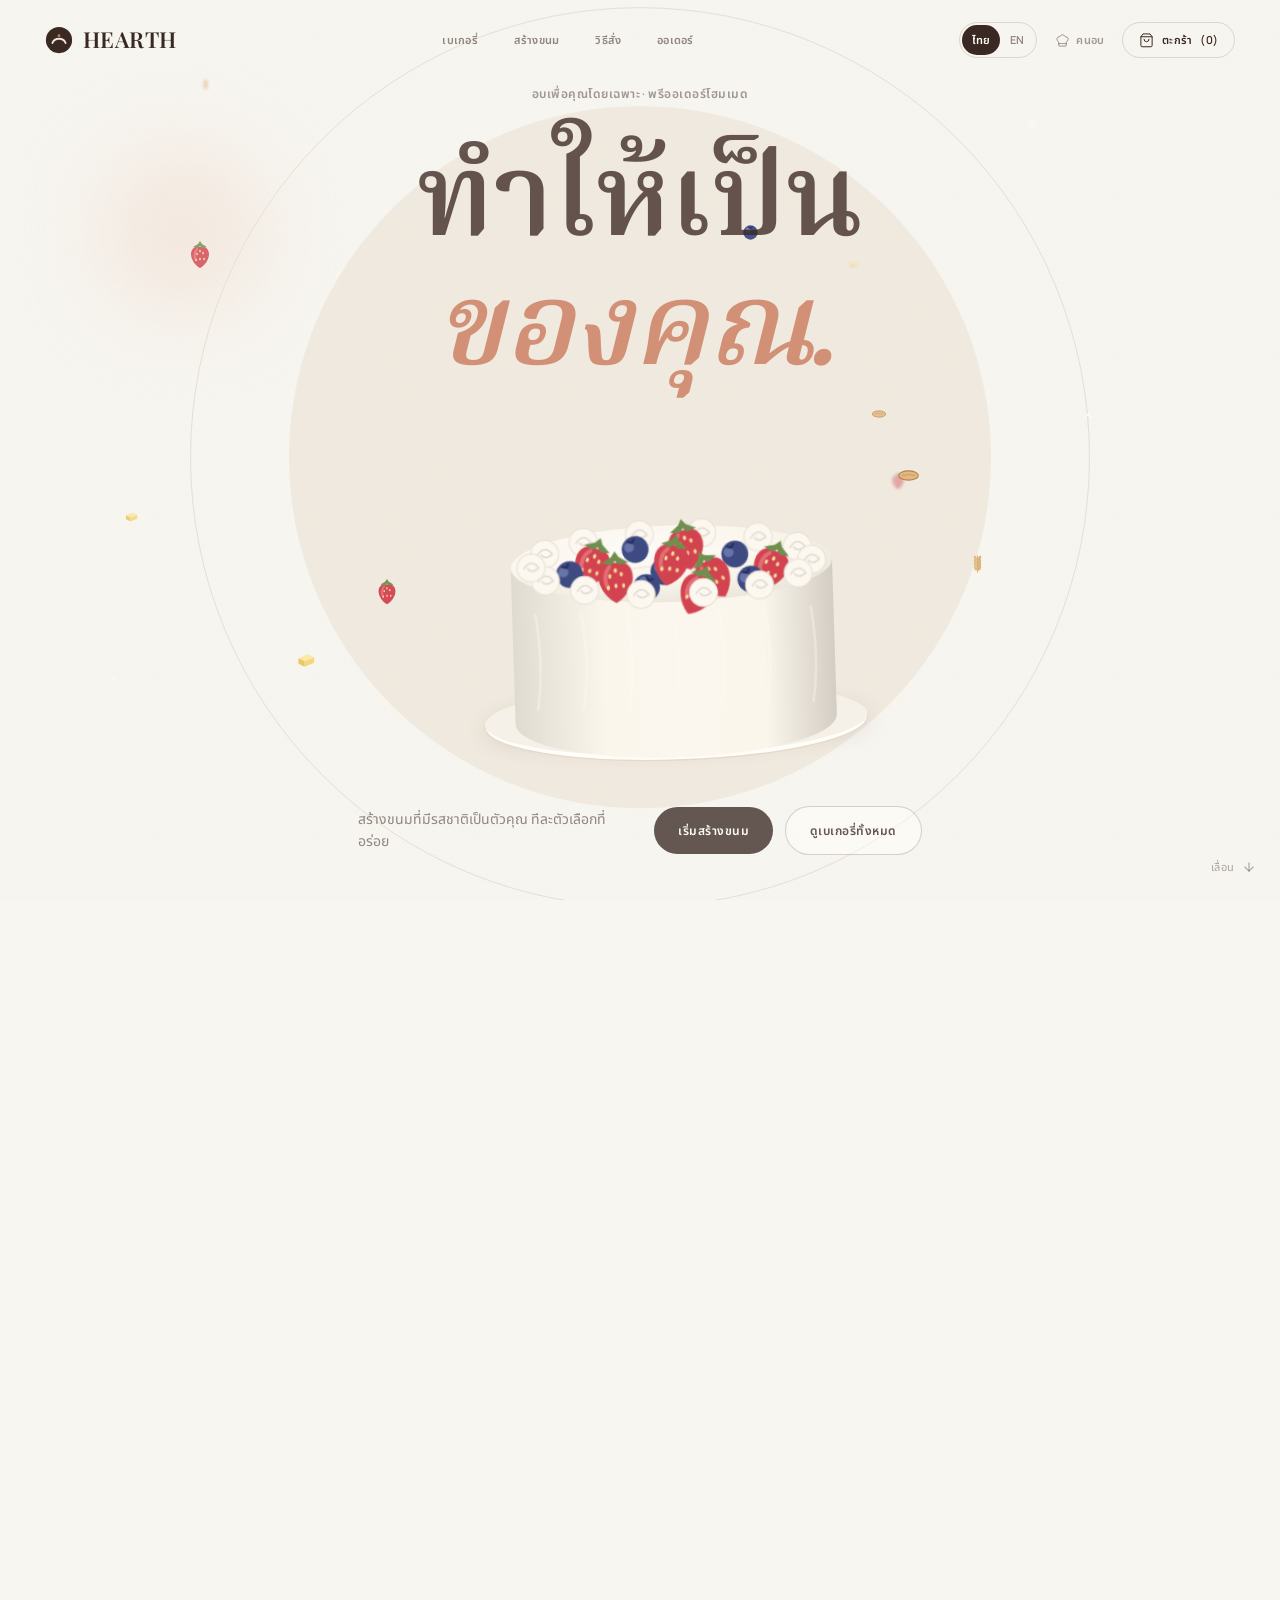
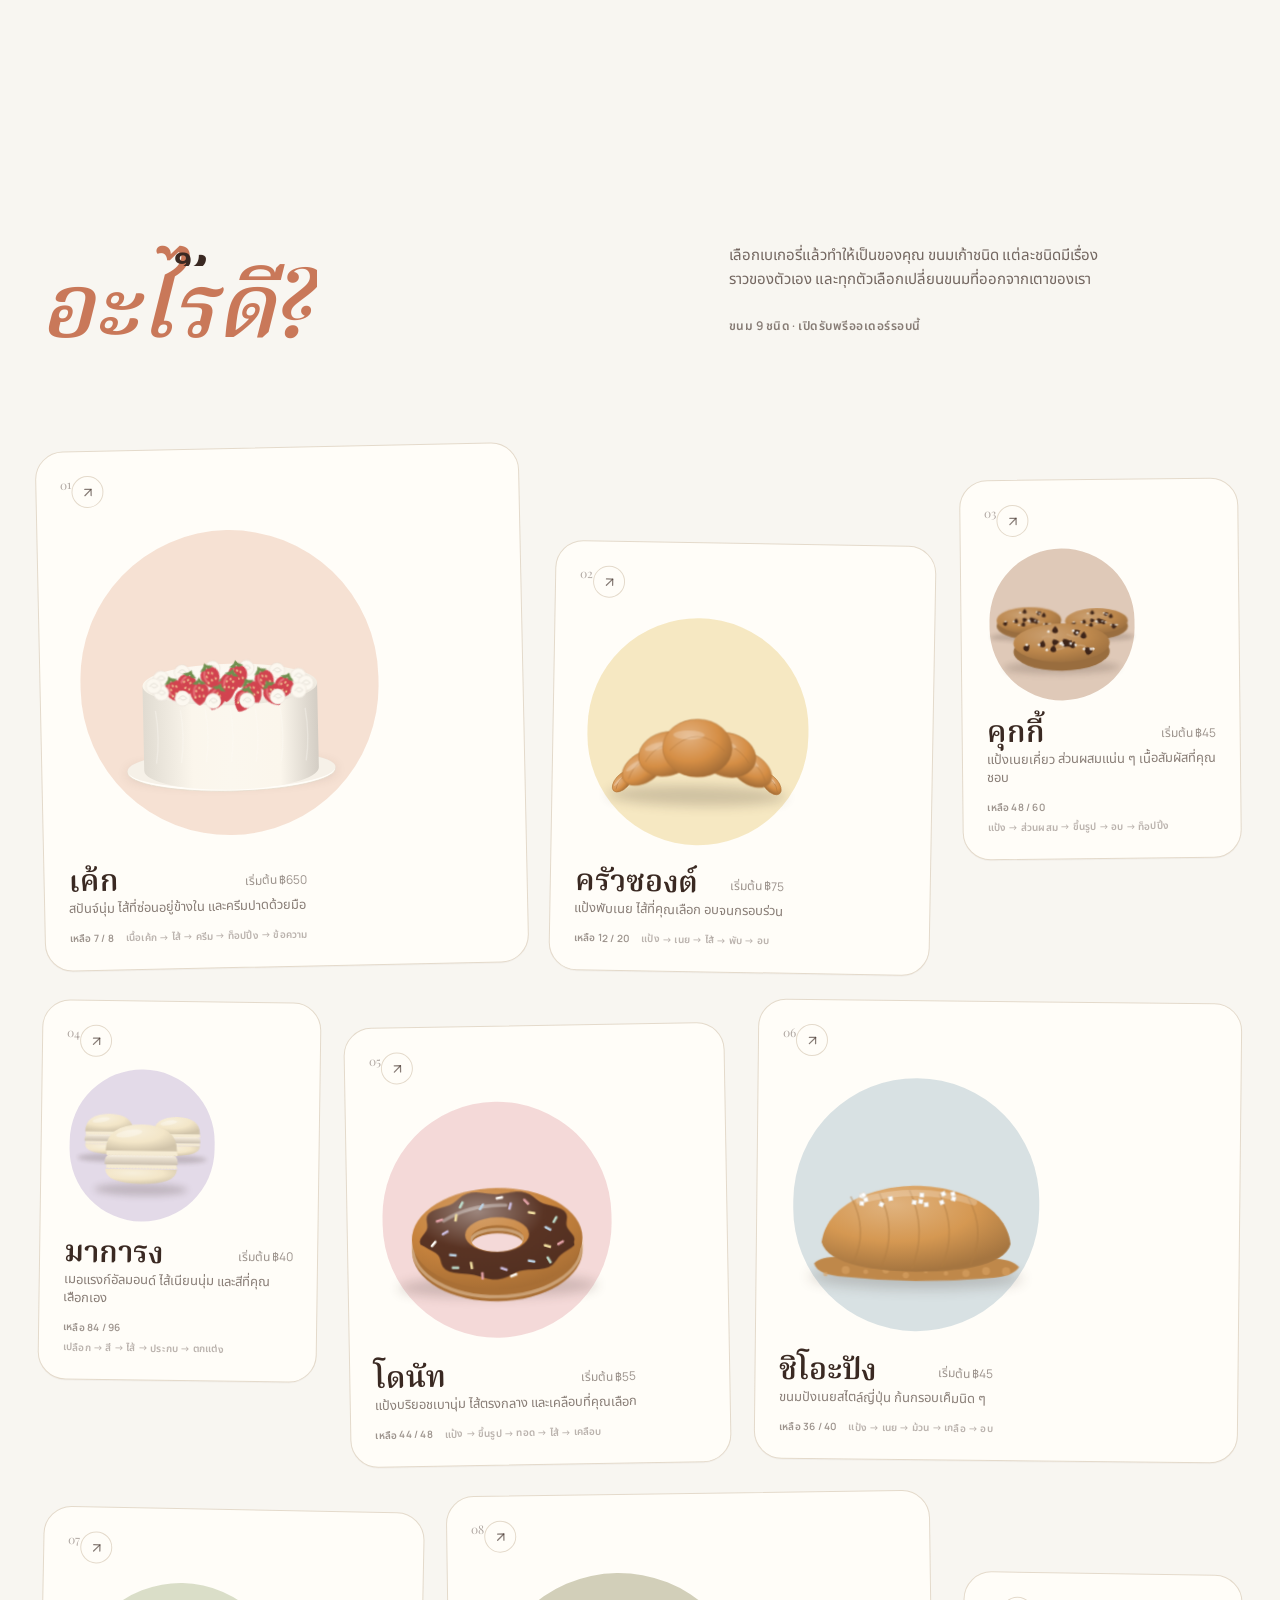
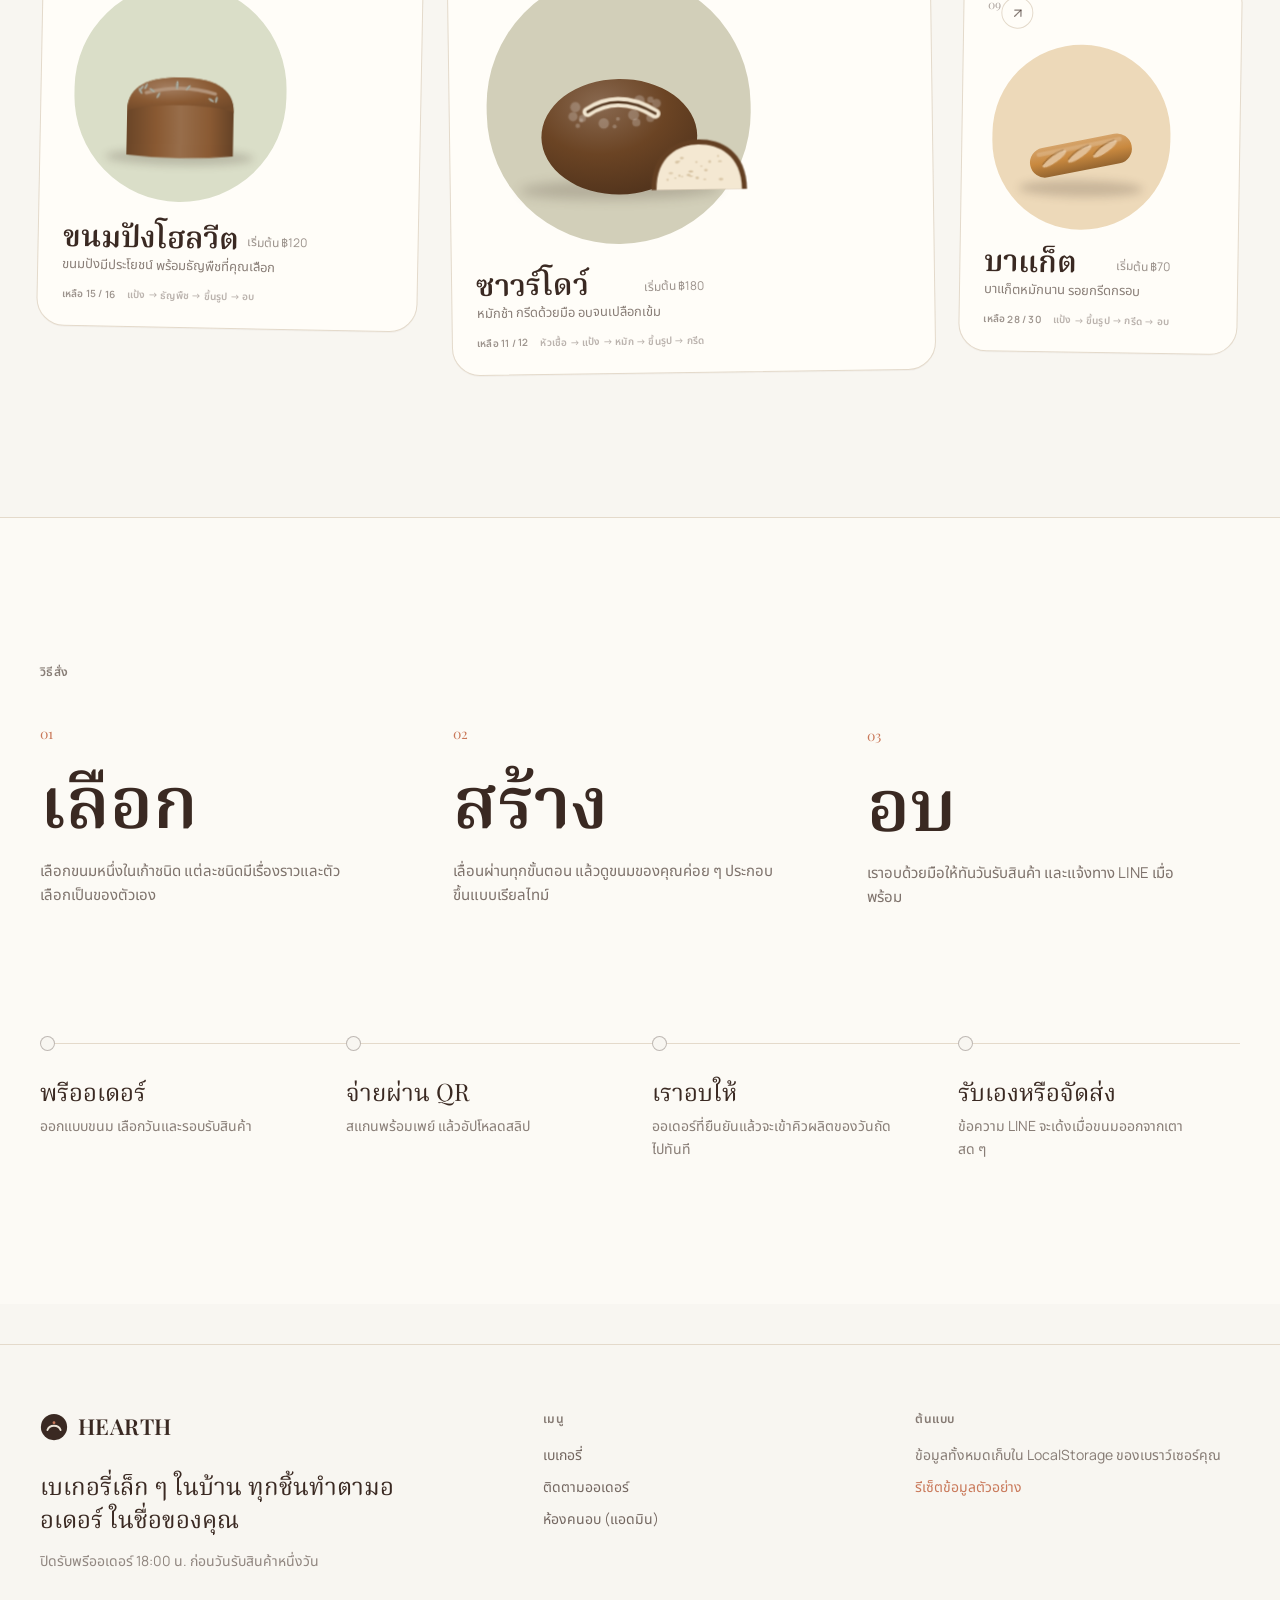
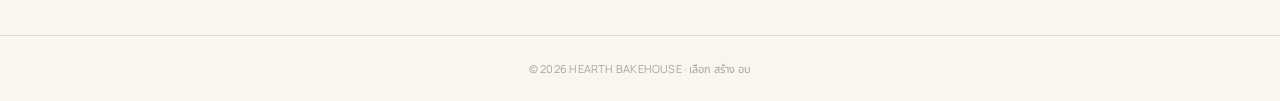
<file: hearth-bakery/index.html>
<!doctype html>
<html lang="en">
  <head>
    <meta charset="UTF-8" />
    <meta name="viewport" content="width=device-width, initial-scale=1.0" />
    <meta name="theme-color" content="#F8F6F1" />
    <title>Hearth — Make It Yours</title>
    <link rel="icon" href="data:image/svg+xml,%3Csvg xmlns='http://www.w3.org/2000/svg' viewBox='0 0 32 32'%3E%3Ccircle cx='16' cy='16' r='14' fill='%233A2922'/%3E%3Cpath d='M9 19c2-6 12-6 14 0' stroke='%23EDE4D7' stroke-width='2.4' fill='none' stroke-linecap='round'/%3E%3C/svg%3E" />
    <link rel="preconnect" href="https://fonts.googleapis.com" />
    <link rel="preconnect" href="https://fonts.gstatic.com" crossorigin />
    <link href="https://fonts.googleapis.com/css2?family=Charm:wght@400;700&family=Manrope:wght@400;500;600;700&family=Noto+Sans+Thai:wght@400;500;600&family=Noto+Serif+Thai:wght@500;600;700&family=Playfair+Display:ital,wght@0,400;0,500;0,600;0,700;0,800;1,400;1,500&display=swap" rel="stylesheet" />
    <script type="module" crossorigin src="./assets/index-DZH5p3Gm.js"></script>
    <link rel="stylesheet" crossorigin href="./assets/index-DOwoUSSi.css">
  </head>
  <body>
    <div id="root"></div>
  </body>
</html>
</file>
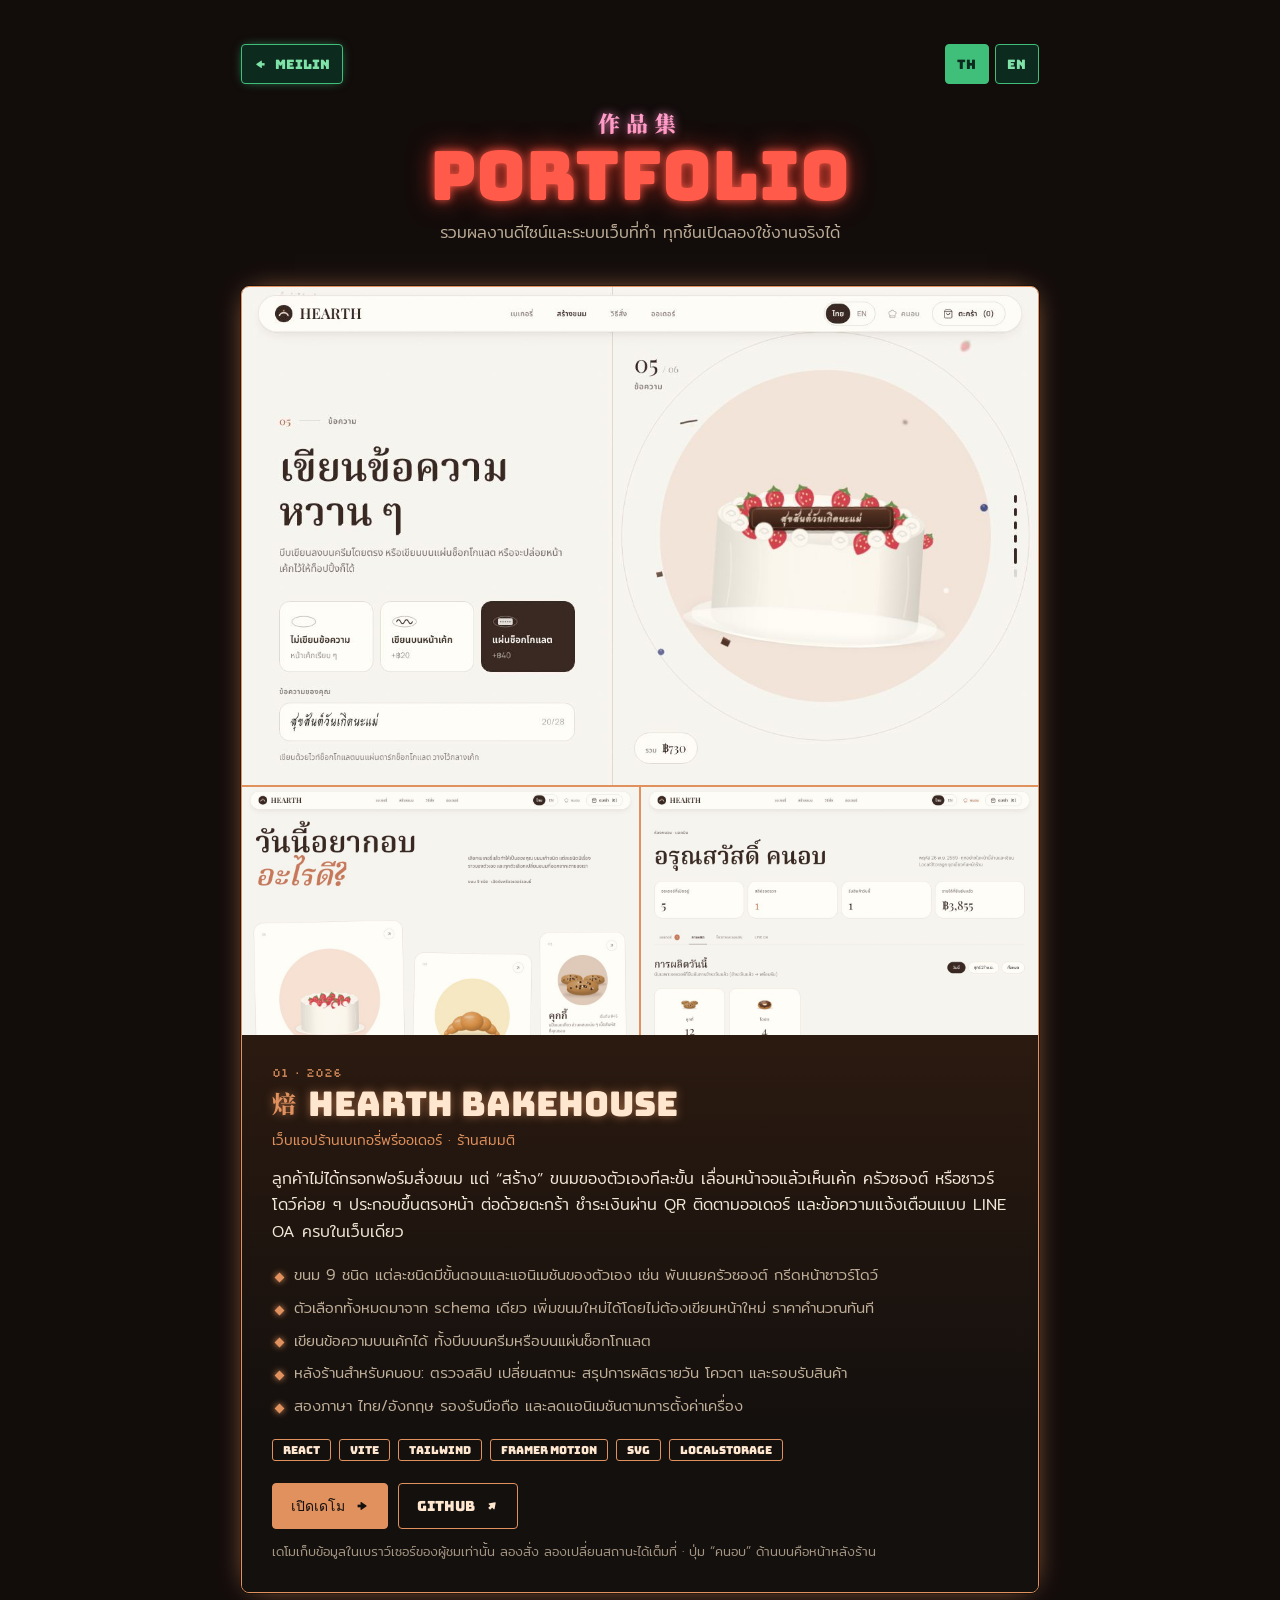
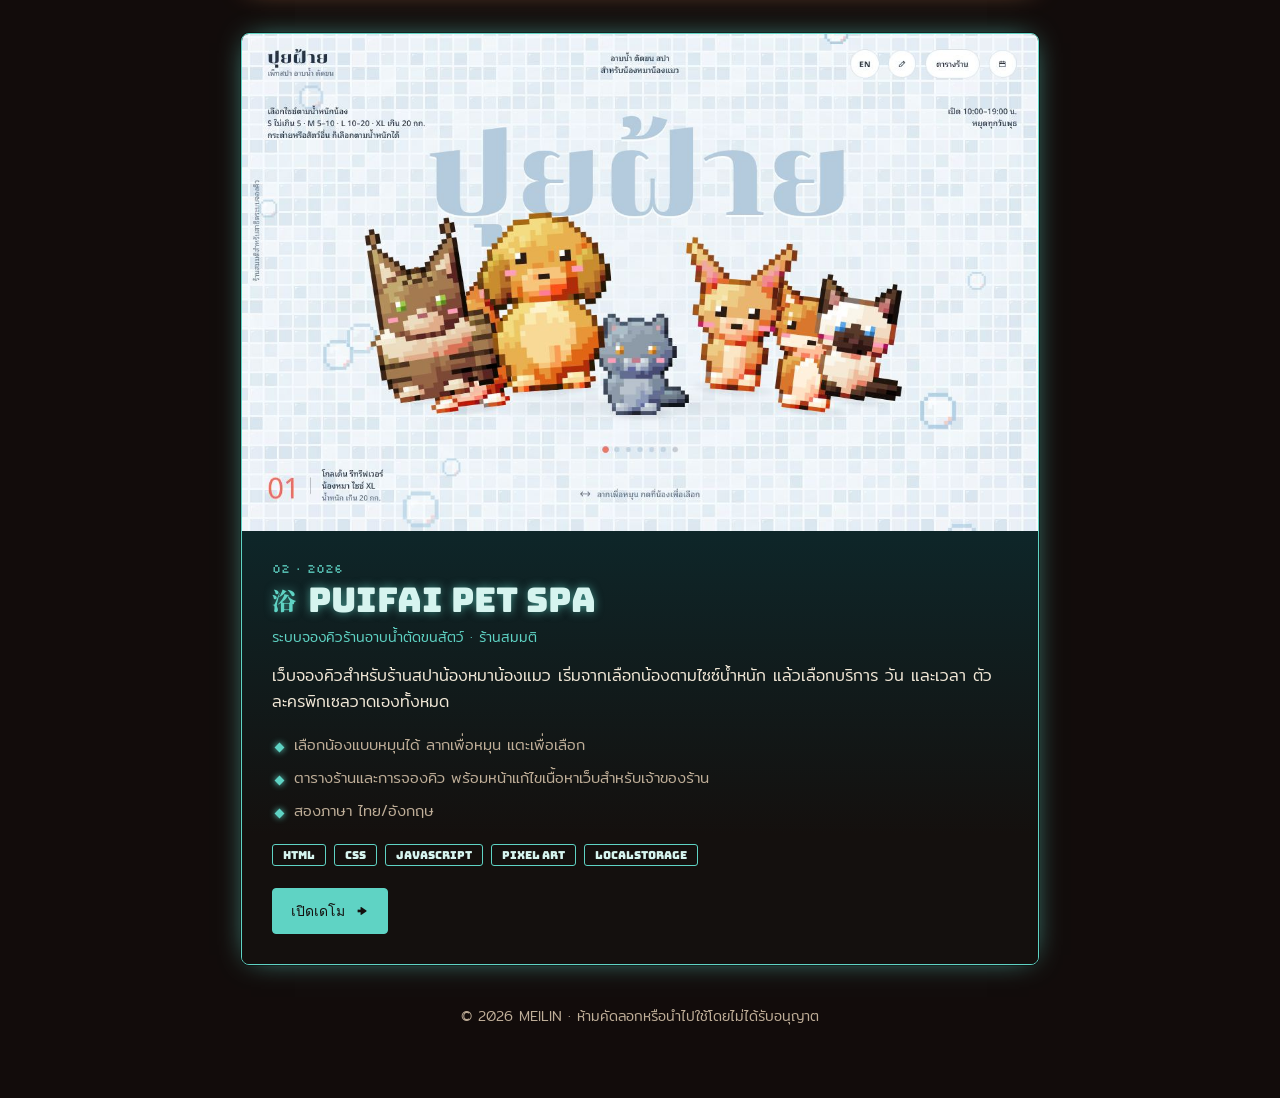
<file: portfolio/index.html>
<!DOCTYPE html>
<html lang="th">
<head>
<meta charset="utf-8">
<meta name="viewport" content="width=device-width, initial-scale=1">
<title>Meilin · Portfolio</title>
<meta name="description" content="MEILIN 美琳 — selected design and web-system work">
<meta name="robots" content="noai, noimageai">
<link rel="preconnect" href="https://fonts.googleapis.com">
<link href="https://fonts.googleapis.com/css2?family=Bungee&family=Silkscreen&family=Mitr:wght@300;400;600&display=swap" rel="stylesheet">
<link href="https://fonts.googleapis.com/css2?family=Noto+Serif+TC:wght@900&text=美琳作品集焙浴一二" rel="stylesheet">
<style>
/* Same lounge as the links page: warm near-black, neon trims, Bungee labels + Mitr.
   LAYOUT: header, then one large card per work (screenshot, story, highlights, stack, links). */
:root{color-scheme:dark;--bg:#14100e;--card:#1f1915;--ink:#f3e9d8;--soft:#bfae98}
*{box-sizing:border-box;min-width:0}
body{margin:0;background:#120c0b;color:var(--ink);font:16px/1.65 "Mitr",system-ui,sans-serif;font-weight:300;overflow-x:clip}
a{color:inherit}
.wrap{position:relative;max-width:900px;margin:0 auto;padding:clamp(22px,4vw,44px) max(4vw,16px) 56px}
.top{display:flex;justify-content:space-between;align-items:center;gap:12px}
.back{font:400 13px "Bungee";color:#7fe3a8;text-decoration:none;display:inline-flex;align-items:center;gap:8px;min-height:40px;padding:0 12px;border:1.5px solid #3fbf7a;border-radius:4px;background:#0d2a1e;box-shadow:0 0 12px -4px #3fbf7a}
.back:hover,.back:focus-visible{box-shadow:0 0 18px -2px #3fbf7a;outline:none}
.lang{display:flex;gap:6px}
.lang button{font:400 13px "Bungee";min-width:44px;min-height:40px;padding:0 10px;border-radius:4px;border:1.5px solid #3fbf7a;background:#0d2a1e;color:#7fe3a8;cursor:pointer}
.lang button[aria-pressed="true"]{background:#3fbf7a;color:#0d2a1e}
button:focus-visible,a:focus-visible{outline:2px solid #e8b04a;outline-offset:2px}
.hd{text-align:center;margin:28px 0 8px}
.zh{font:900 22px/1 "Noto Serif TC",serif;color:#ff9cc8;letter-spacing:6px;text-shadow:0 0 10px rgba(255,140,190,.8)}
.hd h1{margin:8px 0 0;font:400 clamp(40px,10vw,68px)/1 "Bungee";color:#ff5a4a;text-shadow:0 0 8px rgba(255,90,74,.9),0 0 26px rgba(255,60,40,.6);animation:fl 5s infinite}
.hd p{margin:10px auto 0;max-width:46ch;color:var(--soft)}
@keyframes fl{0%,90%,94%,100%{opacity:1}92%{opacity:.45}}
.work{margin-top:40px;border-radius:8px;background:var(--bg);border:1.5px solid var(--ln);box-shadow:0 0 0 1px rgba(0,0,0,.4),0 0 28px -10px var(--ln);overflow:hidden}
.c{--ln:#e0915e;--fg:#ffe6cf;--tint:#2b1a10}.t{--ln:#5fd3c4;--fg:#d6f4ef;--tint:#0e2629}
.shots{display:grid;gap:2px;background:var(--ln)}
.shots img{display:block;width:100%;height:auto;aspect-ratio:1200/750;object-fit:cover;background:#000}
.shots.three{grid-template-columns:1fr 1fr}.shots.three img:first-child{grid-column:1/-1}
.body{padding:clamp(18px,3.5vw,30px);background:linear-gradient(180deg,var(--tint),var(--bg) 70%)}
.no{font:400 12px "Silkscreen",monospace;color:var(--ln);opacity:.85}
.body h2{margin:4px 0 0;display:flex;align-items:center;gap:12px;flex-wrap:wrap;font:400 clamp(24px,5vw,34px)/1.15 "Bungee";color:var(--fg);text-shadow:0 0 10px color-mix(in srgb,var(--ln) 60%,transparent)}
.body h2 i{font:900 24px/1 "Noto Serif TC",serif;font-style:normal;color:var(--ln)}
.kind{margin:6px 0 0;font-size:14px;color:var(--ln)}
.desc{margin:14px 0 0;color:var(--ink);max-width:64ch}
.hl{margin:18px 0 0;padding:0;list-style:none;display:grid;gap:8px}
.hl li{position:relative;padding-left:22px;color:var(--soft);font-size:15px}
.hl li::before{content:"";position:absolute;left:4px;top:.72em;width:7px;height:7px;background:var(--ln);transform:rotate(45deg);box-shadow:0 0 6px var(--ln)}
.stack{display:flex;flex-wrap:wrap;gap:8px;margin:20px 0 0}
.stack span{font:400 11px "Bungee";padding:3px 10px;border:1.5px solid var(--ln);color:var(--fg);border-radius:3px}
.acts{display:flex;flex-wrap:wrap;gap:10px;margin:22px 0 0}
.act{display:inline-flex;align-items:center;gap:10px;min-height:46px;padding:0 18px;font:400 14px "Bungee";text-decoration:none;border-radius:4px;border:1.5px solid var(--ln);color:var(--fg);background:transparent;transition:transform .15s,box-shadow .15s}
.act.main{background:var(--ln);color:#14100e}
.act:hover,.act:focus-visible{transform:translateY(-2px);box-shadow:0 0 20px -4px var(--ln)}
.note{margin:12px 0 0;font-size:13px;color:var(--soft);opacity:.85}
.foot{margin-top:40px;text-align:center;color:var(--soft);font-size:14px}
@media(prefers-reduced-motion:reduce){.hd h1{animation:none}.act{transition:none}}
</style>
</head>
<body>
<div class="wrap">
  <div class="top">
    <a class="back" href="../"><span aria-hidden="true">←</span> MEILIN</a>
    <div class="lang" role="group" aria-label="Language / ภาษา">
      <button type="button" data-l="th">TH</button><button type="button" data-l="en">EN</button>
    </div>
  </div>

  <header class="hd">
    <div class="zh" lang="zh-Hant">作品集</div>
    <h1>PORTFOLIO</h1>
    <p data-i18n="lead">รวมผลงานดีไซน์และระบบเว็บที่ทำ ทุกชิ้นเปิดลองใช้งานจริงได้</p>
  </header>

  <article class="work c" aria-labelledby="w1">
    <div class="shots three">
      <img src="img/hearth-builder.jpg" width="1200" height="750" alt="" data-i18n-alt="a1">
      <img src="img/hearth-bakery.jpg" width="1200" height="750" alt="" loading="lazy" data-i18n-alt="a2">
      <img src="img/hearth-admin.jpg" width="1200" height="750" alt="" loading="lazy" data-i18n-alt="a3">
    </div>
    <div class="body">
      <div class="no">01 · 2026</div>
      <h2 id="w1"><i lang="zh-Hant">焙</i>HEARTH BAKEHOUSE</h2>
      <p class="kind" data-i18n="k1">เว็บแอปร้านเบเกอรี่พรีออเดอร์ · ร้านสมมติ</p>
      <p class="desc" data-i18n="d1"></p>
      <ul class="hl" data-i18n-list="h1"></ul>
      <div class="stack"><span>React</span><span>Vite</span><span>Tailwind</span><span>Framer Motion</span><span>SVG</span><span>LocalStorage</span></div>
      <div class="acts">
        <a class="act main" href="../hearth-bakery/" target="_blank" rel="noopener"><span data-i18n="open">เปิดเดโม</span> <span aria-hidden="true">→</span></a>
        <a class="act" href="https://github.com/Jumeanu/Hearth_Bakery" target="_blank" rel="noopener">GitHub <span aria-hidden="true">↗</span></a>
      </div>
      <p class="note" data-i18n="n1"></p>
    </div>
  </article>

  <article class="work t" aria-labelledby="w2">
    <div class="shots">
      <img src="img/puifai.jpg" width="1200" height="750" alt="" loading="lazy" data-i18n-alt="a4">
    </div>
    <div class="body">
      <div class="no">02 · 2026</div>
      <h2 id="w2"><i lang="zh-Hant">浴</i><span data-i18n="t2">PUIFAI PET SPA</span></h2>
      <p class="kind" data-i18n="k2">ระบบจองคิวร้านอาบน้ำตัดขนสัตว์ · ร้านสมมติ</p>
      <p class="desc" data-i18n="d2"></p>
      <ul class="hl" data-i18n-list="h2"></ul>
      <div class="stack"><span>HTML</span><span>CSS</span><span>JavaScript</span><span>Pixel art</span><span>LocalStorage</span></div>
      <div class="acts">
        <a class="act main" href="../puifai-petspa/" target="_blank" rel="noopener"><span data-i18n="open">เปิดเดโม</span> <span aria-hidden="true">→</span></a>
      </div>
    </div>
  </article>

  <p class="foot">© 2026 MEILIN · <span data-i18n="foot">ห้ามคัดลอกหรือนำไปใช้โดยไม่ได้รับอนุญาต</span></p>
</div>

<script>
const I18N = {
  th: {
    lead: 'รวมผลงานดีไซน์และระบบเว็บที่ทำ ทุกชิ้นเปิดลองใช้งานจริงได้',
    open: 'เปิดเดโม',
    k1: 'เว็บแอปร้านเบเกอรี่พรีออเดอร์ · ร้านสมมติ',
    d1: 'ลูกค้าไม่ได้กรอกฟอร์มสั่งขนม แต่ “สร้าง” ขนมของตัวเองทีละขั้น เลื่อนหน้าจอแล้วเห็นเค้ก ครัวซองต์ หรือซาวร์โดว์ค่อย ๆ ประกอบขึ้นตรงหน้า ต่อด้วยตะกร้า ชำระเงินผ่าน QR ติดตามออเดอร์ และข้อความแจ้งเตือนแบบ LINE OA ครบในเว็บเดียว',
    h1: [
      'ขนม 9 ชนิด แต่ละชนิดมีขั้นตอนและแอนิเมชันของตัวเอง เช่น พับเนยครัวซองต์ กรีดหน้าซาวร์โดว์',
      'ตัวเลือกทั้งหมดมาจาก schema เดียว เพิ่มขนมใหม่ได้โดยไม่ต้องเขียนหน้าใหม่ ราคาคำนวณทันที',
      'เขียนข้อความบนเค้กได้ ทั้งบีบบนครีมหรือบนแผ่นช็อกโกแลต',
      'หลังร้านสำหรับคนอบ: ตรวจสลิป เปลี่ยนสถานะ สรุปการผลิตรายวัน โควตา และรอบรับสินค้า',
      'สองภาษา ไทย/อังกฤษ รองรับมือถือ และลดแอนิเมชันตามการตั้งค่าเครื่อง',
    ],
    n1: 'เดโมเก็บข้อมูลในเบราว์เซอร์ของผู้ชมเท่านั้น ลองสั่ง ลองเปลี่ยนสถานะได้เต็มที่ · ปุ่ม “คนอบ” ด้านบนคือหน้าหลังร้าน',
    t2: 'PUIFAI PET SPA',
    k2: 'ระบบจองคิวร้านอาบน้ำตัดขนสัตว์ · ร้านสมมติ',
    d2: 'เว็บจองคิวสำหรับร้านสปาน้องหมาน้องแมว เริ่มจากเลือกน้องตามไซซ์น้ำหนัก แล้วเลือกบริการ วัน และเวลา ตัวละครพิกเซลวาดเองทั้งหมด',
    h2: [
      'เลือกน้องแบบหมุนได้ ลากเพื่อหมุน แตะเพื่อเลือก',
      'ตารางร้านและการจองคิว พร้อมหน้าแก้ไขเนื้อหาเว็บสำหรับเจ้าของร้าน',
      'สองภาษา ไทย/อังกฤษ',
    ],
    a1: 'Hearth: ขั้นตอนเขียนข้อความบนเค้ก มีพรีวิวเค้กพร้อมแผ่นช็อกโกแลต',
    a2: 'Hearth: หน้าเลือกเบเกอรี่ 9 ชนิด',
    a3: 'Hearth: หน้าสรุปการผลิตของคนอบ',
    a4: 'Puifai Pet Spa: หน้าแรกพร้อมตัวละครน้องหมาน้องแมวพิกเซล',
    foot: 'ห้ามคัดลอกหรือนำไปใช้โดยไม่ได้รับอนุญาต',
  },
  en: {
    lead: 'Selected design and web-system work. Every piece is a working demo.',
    open: 'Open demo',
    k1: 'Pre-order bakery web app · fictional shop',
    d1: 'Customers don’t fill in an order form — they build their bake step by step. As they scroll, a cake, croissant or sourdough comes together on screen. Then cart, QR payment with slip upload, order tracking and LINE-OA-style notifications, all in one site.',
    h1: [
      'Nine bakes, each with its own steps and animation — laminating a croissant, scoring a sourdough',
      'Every option comes from one schema: add a new bake without building a new page; prices update live',
      'Messages on cakes, piped on the cream or written on a chocolate plaque',
      'Baker back office: verify slips, move orders along, daily production summary, quotas and pickup rounds',
      'Thai and English, mobile-first, and calmer motion when the device asks for it',
    ],
    n1: 'The demo keeps data in the viewer’s own browser, so feel free to order and change statuses. The “Baker” button at the top opens the back office.',
    t2: 'PUIFAI PET SPA',
    k2: 'Booking system for a pet grooming shop · fictional shop',
    d2: 'A booking site for a dog-and-cat spa. Pick your pet by weight class, then a service, a day and a time. Every pixel character is drawn by hand.',
    h2: [
      'A pet picker you can spin: drag to rotate, tap to choose',
      'Shop schedule and booking, plus a content editor for the shop owner',
      'Thai and English',
    ],
    a1: 'Hearth: the cake message step with a live cake preview and chocolate plaque',
    a2: 'Hearth: choosing one of nine bakes',
    a3: 'Hearth: the baker’s production summary',
    a4: 'Puifai Pet Spa: home page with pixel-art dogs and cats',
    foot: 'Not to be copied or reused without permission',
  },
};
// shares the links page's language setting
let LANG = (() => { try { return localStorage.getItem('lang') === 'en' ? 'en' : 'th' } catch (e) { return 'th' } })();
function setLang(l) {
  LANG = l;
  try { localStorage.setItem('lang', l) } catch (e) {}
  document.documentElement.lang = l;
  const d = I18N[l];
  document.querySelectorAll('[data-i18n]').forEach(e => { e.textContent = d[e.dataset.i18n] });
  document.querySelectorAll('[data-i18n-alt]').forEach(e => { e.alt = d[e.dataset.i18nAlt] });
  document.querySelectorAll('[data-i18n-list]').forEach(ul => {
    ul.replaceChildren(...d[ul.dataset.i18nList].map(t => { const li = document.createElement('li'); li.textContent = t; return li }));
  });
  document.querySelectorAll('.lang button').forEach(b => b.setAttribute('aria-pressed', b.dataset.l === l));
}
document.querySelectorAll('.lang button').forEach(b => b.addEventListener('click', () => setLang(b.dataset.l)));
setLang(LANG);
</script>
</body>
</html>
</file>
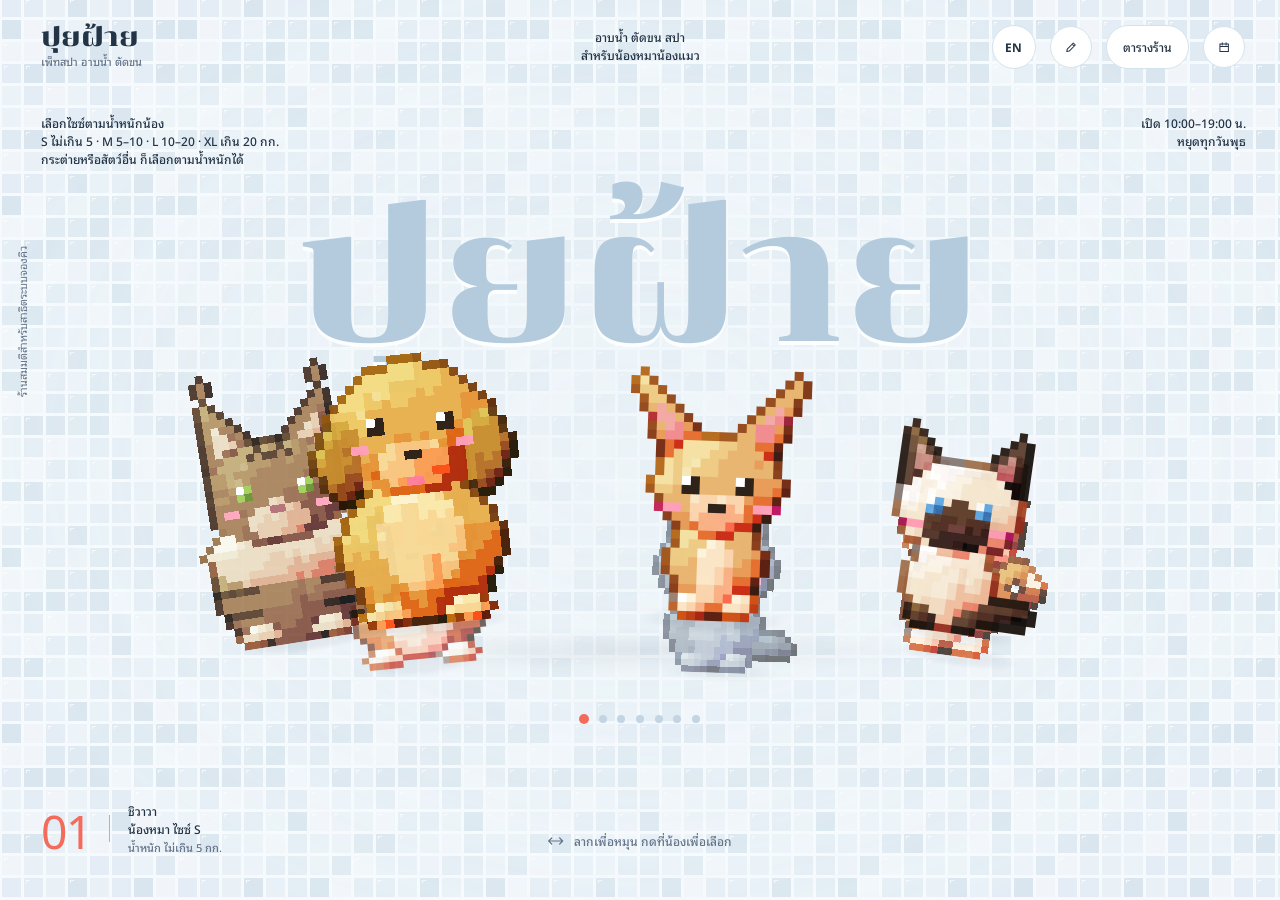
<file: puifai-petspa/index.html>
<!DOCTYPE html>
<html lang="th">
<head>
<meta charset="utf-8">
<meta name="viewport" content="width=device-width,initial-scale=1">
<title>ปุยฝ้าย เพ็ทสปา · เลือกน้อง</title>
<meta name="description" content="ร้านสมมติสำหรับสาธิตระบบจองคิว อาบน้ำ ตัดขน สปา สำหรับน้องหมาน้องแมว · A fictional pet spa built to demo a booking system, by MEILIN">
<link rel="preconnect" href="https://fonts.googleapis.com">
<link rel="stylesheet" href="https://fonts.googleapis.com/css2?family=Chonburi&family=Noto+Sans+Thai+Looped:wght@300;400;500;600;700&display=swap">
<style>
/* VOICE: friendly neighbourhood pet spa, playful but plain-spoken
   IDEA: a turntable of pixel pets, one per size, like picking your pet off a shelf
   PICTURE: seven chibi pets ringed around a pale ghost "ปุยฝ้าย", on a fresh bathroom mosaic with pixel soap bubbles
   COLOUR and TYPE: Fresh Bubbles & Sky — pastel sky #EEF5F9, cloud ghost #DCE9F2, slate navy ink #243447, coral #F26B5B accent, butter #F4B942 secondary; Chonburi sign, Noto Sans Thai Looped text
   LAYOUT: single screen, edge-pinned labels, centred 1440x900 stage, product panel right (stacked on phones)
   LANGUAGE: TH/EN toggle in the nav; ?lang=en opens in English */
:root{color-scheme:light dark;
--bg:light-dark(#EEF5F9,#0f1c28);--ghost:light-dark(#B3CBDD,#3a6488);--ink:light-dark(#243447,#e6eef5);--mut:light-dark(#64748B,#9fb1c4);
--line:light-dark(#D4E2EC,#2a4256);--dot:light-dark(#C3D5E2,#2d465b);--paper:light-dark(#FFFFFF,#142433);--soft:light-dark(#F1F6FA,#182c3d);
--grout:light-dark(#D4E2EC,#2a4256);--coral:#F26B5B;--coralD:color-mix(in srgb,var(--coral) 78%,#000);--butter:#F4B942;--butterin:#243447;--shadow:rgba(36,52,71,.08);
--ok:light-dark(#1d7f4b,#5bd08c);--warn:light-dark(#b93e0c,#ff8a5c);
--n:calc(100vw/1440);--u:min(100vw/1440,100vh/900);--cy:50%}
:root[data-theme=light]{color-scheme:light}:root[data-theme=dark]{color-scheme:dark}
*{box-sizing:border-box;min-width:0}
html,body{height:100%}
body{margin:0;overflow:hidden;background:var(--bg);color:var(--ink);font:16px/1.55 "Noto Sans Thai Looped",system-ui,sans-serif;-webkit-font-smoothing:antialiased}
button{font-family:inherit;color:inherit}
button:focus-visible,input:focus-visible,textarea:focus-visible,.item:focus-visible,label.add:focus-within{outline:3px solid var(--coral);outline-offset:3px}
/* bathroom mosaic + pixel bubbles */
.tiles{position:fixed;inset:-20vh -12vw;background-repeat:repeat;background-size:176px 176px;image-rendering:pixelated;opacity:var(--tileop,.9);
 -webkit-mask-image:radial-gradient(ellipse 52% 48% at 50% 50%,rgba(0,0,0,.28),#000 85%);mask-image:radial-gradient(ellipse 52% 48% at 50% 50%,rgba(0,0,0,.28),#000 85%)}
.bubbles{position:fixed;inset:-10vh 0;overflow:hidden;pointer-events:none}
.bubbles span{position:absolute;bottom:-70px;display:block;animation:rise linear infinite}
.bubbles svg{width:100%;height:100%;display:block;animation:sway ease-in-out infinite alternate;animation-duration:inherit}
@keyframes rise{to{transform:translateY(calc(-100vh - 140px))}}
@keyframes sway{from{transform:translateX(-10px)}to{transform:translateX(10px)}}
.hero{position:fixed;inset:0;overflow:hidden}
.lbl{font-size:max(12px,calc(13.5*var(--n)));font-weight:500;line-height:1.5}
.logo{position:absolute;left:calc(46*var(--n));top:calc(26*var(--n));color:var(--ink);text-decoration:none;line-height:1;z-index:5}
.logo b{display:block;font:400 max(22px,calc(30*var(--n)))/1.1 Chonburi,"Noto Sans Thai Looped",serif}
.logo span{display:block;font-size:max(11px,calc(12*var(--n)));font-weight:500;color:var(--mut);margin-top:4px}
.tagline{position:absolute;left:50%;top:calc(32*var(--n));transform:translateX(-50%);text-align:center;white-space:nowrap}
.nav{position:absolute;right:calc(39*var(--n));top:calc(28*var(--n));display:flex;gap:calc(16*var(--n));align-items:center;z-index:5}
.navlink{background:var(--paper);border:1px solid var(--line);border-radius:999px;cursor:pointer;padding:8px 16px;min-height:44px}
.navlink:hover{border-color:var(--ink)}
.navlink.lng{min-width:44px;padding:8px 10px;font-weight:700;letter-spacing:.04em}
.bag{width:max(42px,calc(44*var(--n)));aspect-ratio:1;border-radius:50%;border:1px solid var(--line);background:var(--paper);display:grid;place-items:center;position:relative;cursor:pointer}
.bag svg{width:44%}
.badge{position:absolute;top:-5px;right:-5px;min-width:19px;height:19px;padding:0 5px;border-radius:10px;background:var(--coral);color:#fff;font-size:11px;font-weight:700;display:grid;place-items:center;transform:scale(0);transition:transform .45s cubic-bezier(.34,1.56,.64,1)}
.badge.on{transform:scale(1)}
.lab-l{position:absolute;left:calc(46*var(--n));top:calc(128*var(--n))}
.lab-r{position:absolute;right:calc(38*var(--n));top:calc(128*var(--n));text-align:right}
.vert{position:absolute;left:calc(26*var(--n));top:calc(447*var(--n));width:0;display:flex;justify-content:center;transform:translateY(-50%)}
.vert span{display:block;white-space:nowrap;transform:rotate(-90deg);font-size:max(11px,calc(12*var(--n)));color:var(--mut)}
.index{position:absolute;left:calc(46*var(--n));bottom:calc(50*var(--n));display:flex;align-items:center;z-index:5;transition:opacity .4s}
.num{font-size:max(32px,calc(52*var(--n)));font-weight:400;line-height:1;height:1em;overflow:hidden;letter-spacing:-.02em;color:var(--coral)}
.num span{display:block;transition:transform .7s cubic-bezier(.65,0,.35,1)}
.vbar{width:1px;height:max(22px,calc(30*var(--n)));background:var(--ink);opacity:.35;margin:0 calc(20*var(--n))}
.ilab{position:relative;min-width:13em}
.ilab small{color:var(--mut);font-size:.92em}
.ilab div{transition:opacity .45s,transform .45s}
.ilab .b{position:absolute;inset:0;opacity:0;transform:translateY(8px)}
.detail .ilab .a{opacity:0;transform:translateY(-8px)}.detail .ilab .b{opacity:1;transform:none}
.hint{position:absolute;left:50%;bottom:calc(56*var(--n));transform:translateX(-50%);display:flex;gap:calc(12*var(--n));align-items:center;color:var(--mut);white-space:nowrap;transition:opacity .4s}
.hint svg{width:max(16px,calc(18*var(--n)))}
.detail .hint{opacity:0}
.stage{position:absolute;left:50%;top:var(--cy);width:calc(1440*var(--u));height:calc(900*var(--u));transform:translate(-50%,-50%);touch-action:pan-y;cursor:grab;user-select:none;-webkit-user-select:none}
.stage.dragging{cursor:grabbing}
.detail .stage{cursor:default}
.ghost{position:absolute;left:0;right:0;top:calc(150*var(--u));text-align:center;font:400 calc(210*var(--u))/1 Chonburi,"Noto Sans Thai Looped",serif;color:var(--ghost);pointer-events:none;white-space:nowrap;text-shadow:0 calc(4*var(--u)) 0 color-mix(in srgb,var(--paper) 85%,transparent)}
.floor{position:absolute;left:calc(370*var(--u));top:calc(652*var(--u));width:calc(700*var(--u));height:calc(48*var(--u));border-radius:50%;background:radial-gradient(closest-side,rgba(36,52,71,.07),rgba(36,52,71,.03) 55%,transparent);filter:blur(calc(3*var(--u)))}
.dots{position:absolute;left:0;right:0;top:calc(748*var(--u));display:flex;justify-content:center;gap:calc(12*var(--u))}
.dots i{width:max(6px,calc(9*var(--u)));aspect-ratio:1;border-radius:50%;background:var(--dot);transition:background .5s,transform .5s}
.dots i.on{background:var(--coral);transform:scale(1.25)}
.item{position:absolute;left:0;top:0;width:calc(510*var(--u));height:calc(510*var(--u));margin:calc(-255*var(--u)) 0 0 calc(-255*var(--u));pointer-events:none;border-radius:50%}
.item canvas{position:absolute;left:0;top:50%;width:100%;height:110%;transform:translateY(-50%);image-rendering:pixelated;pointer-events:none}
.item .shd{position:absolute;top:100.5%;height:8%;border-radius:50%;background:radial-gradient(closest-side,var(--shadow),var(--shadow) 55%,transparent);filter:blur(2px);pointer-events:none}
.stage.onpet{cursor:pointer}.stage.dragging{cursor:grabbing}.detail .stage.onpet{cursor:pointer}
.close{position:absolute;left:0;top:0;width:max(40px,calc(46*var(--u)));aspect-ratio:1;border-radius:50%;border:1px solid var(--line);background:color-mix(in srgb,var(--paper) 85%,transparent);display:grid;place-items:center;transform:translate(-50%,-50%) scale(.6);opacity:0;pointer-events:none;z-index:300;cursor:pointer;transition:opacity .2s,transform .3s}
.close svg{width:36%}.close:hover{border-color:var(--coral);color:var(--coral)}
.detail .close{opacity:1;transform:translate(-50%,-50%) scale(1);pointer-events:auto;transition:opacity .35s ease .25s,transform .45s cubic-bezier(.22,1,.36,1) .25s}
.panel{position:absolute;left:calc(50% + 160*var(--u));top:calc(var(--cy) - 245*var(--u));width:calc(450*var(--u));z-index:310;pointer-events:none}
.detail .panel{pointer-events:auto}
.panel>*{opacity:0;transform:translateY(calc(18*var(--u)));transition:opacity .3s ease,transform .4s ease}
.detail .panel>*{opacity:1;transform:none;transition:opacity .55s ease,transform .7s cubic-bezier(.22,1,.36,1)}
.detail .panel>:nth-child(2){transition-delay:.06s}.detail .panel>:nth-child(3){transition-delay:.12s}.detail .panel>:nth-child(4){transition-delay:.18s}.detail .panel>:nth-child(5){transition-delay:.24s}.detail .panel>:nth-child(6){transition-delay:.3s}
.cat{font-size:max(13px,calc(15*var(--u)));color:var(--mut);font-weight:500}
.panel h2{font:600 max(24px,calc(38*var(--u)))/1.15 "Noto Sans Thai Looped",sans-serif;margin:calc(8*var(--u)) 0 calc(10*var(--u));letter-spacing:-.01em}
.desc{font-size:max(13px,calc(15*var(--u)));color:var(--mut);margin:0;max-width:30em}
.svcs{display:grid;gap:calc(8*var(--u));margin:calc(22*var(--u)) 0 calc(10*var(--u))}
.opt{display:grid;grid-template-columns:auto minmax(0,1fr) auto;gap:calc(14*var(--u));align-items:center;width:100%;padding:calc(10*var(--u)) calc(14*var(--u));border:1px solid var(--line);border-radius:14px;background:var(--paper);text-align:left;cursor:pointer;font-size:max(14px,calc(16*var(--u)));line-height:1.35;min-height:48px;box-shadow:0 2px 8px var(--shadow)}
.opt[aria-checked=true]{border-color:var(--butter);box-shadow:inset 0 0 0 1px var(--butter),0 2px 8px var(--shadow);background:color-mix(in srgb,var(--butter) 20%,var(--paper))}
.ico{display:flex;gap:4px;background:var(--bg);border-radius:10px;padding:5px}
.ico svg{width:max(22px,calc(30*var(--u)));height:auto;display:block}
.opt b{font-weight:600;display:block}.opt small{color:var(--mut);font-size:max(12px,calc(13*var(--u)))}
.opt .pr{font-weight:700;white-space:nowrap;text-align:right}
.add{display:flex;align-items:center;gap:10px;min-height:44px;cursor:pointer;font-size:max(14px,calc(15*var(--u)));border-radius:8px}
.add input{width:20px;height:20px;accent-color:var(--coral);margin:0}
.actions{display:flex;flex-wrap:wrap;gap:12px;align-items:center;margin-top:calc(12*var(--u))}
.cta{border:0;background:var(--coral);color:#fff;font-size:18px;font-weight:700;min-height:52px;padding:0 24px;border-radius:14px;cursor:pointer;white-space:nowrap;box-shadow:0 4px 0 var(--coralD),0 8px 18px rgba(242,107,91,.22)}
.cta:hover{filter:brightness(1.04)}
.cta:active{transform:translateY(3px);box-shadow:0 1px 0 var(--coralD)}
.cta:disabled{opacity:.5;cursor:not-allowed}
.link{background:none;border:0;padding:8px 2px;min-height:44px;font-size:15px;font-weight:600;cursor:pointer;text-decoration:underline;text-underline-offset:4px;text-decoration-color:var(--coral)}
.msg{font-size:13px;color:var(--mut);width:100%;margin:0;min-height:1.4em}
.fly{position:fixed;left:0;top:0;z-index:1000;pointer-events:none;filter:drop-shadow(0 10px 14px rgba(36,52,71,.18))}
.fly canvas{width:100%;height:100%;display:block;image-rendering:pixelated}
.rv{opacity:0}
/* sheets */
.scrim{position:fixed;inset:0;background:rgba(20,32,45,.36);opacity:0;pointer-events:none;transition:opacity .3s;z-index:1990}
.scrim.on{opacity:1;pointer-events:auto}
.sheet{position:fixed;top:0;right:0;bottom:0;width:min(480px,100%);background:var(--paper);z-index:2000;transform:translateX(104%);transition:transform .45s cubic-bezier(.22,1,.36,1);overflow-y:auto;overscroll-behavior:contain;padding:0 20px 48px;visibility:hidden}
.sheet.open{transform:none;visibility:visible}
.sh-head{position:sticky;top:0;background:var(--paper);display:flex;align-items:center;justify-content:space-between;padding:16px 0 12px;border-bottom:2px solid var(--line);z-index:2}
.sh-head h2{font:600 22px/1.2 "Noto Sans Thai Looped",sans-serif;margin:0}
.x{width:44px;height:44px;border-radius:50%;border:1px solid var(--line);background:var(--paper);display:grid;place-items:center;cursor:pointer}
.x svg{width:14px}
.sheet section{margin-top:22px}
.sheet h3{font-size:17px;font-weight:700;margin:0 0 10px}
.cart{display:grid;gap:10px}
.ci{display:grid;grid-template-columns:64px minmax(0,1fr) auto;gap:12px;align-items:center;border:1px solid var(--line);border-radius:14px;padding:8px 12px 8px 8px}
.ci .pv{width:64px;height:61px;background:var(--bg);border-radius:10px}
.pv img{width:100%;height:100%;object-fit:contain;image-rendering:pixelated;display:block}
.ci b{display:block;font-weight:600}.ci small{display:block;color:var(--mut);font-size:13px}
.ci input{margin-top:6px;width:100%;border:2px solid var(--line);border-radius:8px;padding:6px 10px;font:16px "Noto Sans Thai Looped",sans-serif;background:var(--paper);color:var(--ink)}
.ci .rm{background:none;border:0;color:var(--mut);text-decoration:underline;font-size:13px;cursor:pointer;min-height:44px;padding:0 4px}
.ci .pr{font-weight:700;white-space:nowrap}
.empty{background:var(--soft);border-radius:12px;padding:16px;color:var(--mut);text-align:center}
.days{display:flex;gap:8px;overflow-x:auto;padding:2px 2px 8px;scroll-snap-type:x mandatory}
.days button{flex:none;scroll-snap-align:start;border:2px solid var(--line);background:var(--paper);border-radius:10px;min-width:72px;min-height:56px;line-height:1.3;cursor:pointer;padding:6px;font-size:15px}
.days small{display:block;font-size:13px;opacity:.8}
.days button[aria-pressed=true]{background:var(--butter);border-color:var(--butter);color:var(--butterin);font-weight:600}
.days button:disabled{background:var(--soft);color:var(--mut);cursor:not-allowed}
.calbar{display:flex;gap:8px;align-items:flex-start}
.calbar .days{flex:1}
.calbtn{flex:none;border:2px solid var(--line);background:var(--paper);color:var(--ink);border-radius:10px;min-width:68px;min-height:56px;cursor:pointer;display:grid;place-items:center;align-content:center;gap:2px;font-size:13px;font-weight:600;line-height:1.2;padding:4px 8px}
.calbtn svg{width:18px}
.calbtn[aria-expanded=true]{border-color:var(--coral);color:var(--coral)}
.mon{border:2px solid var(--line);border-radius:14px;padding:10px;margin-top:8px;background:var(--paper)}
.mon-h{display:flex;align-items:center;justify-content:space-between;margin-bottom:6px}
.mon-h b{font-size:17px}
.mon-h button{width:44px;height:44px;border-radius:50%;border:1px solid var(--line);background:var(--paper);color:var(--ink);cursor:pointer;display:grid;place-items:center}
.mon-h button svg{width:12px}
.mon-h button:disabled{opacity:.3;cursor:not-allowed}
.mgrid{display:grid;grid-template-columns:repeat(7,minmax(0,1fr));gap:4px;text-align:center}
.mgrid .wd{font-size:12px;color:var(--mut);padding:2px 0}
.mgrid button{border:0;background:var(--soft);color:var(--ink);border-radius:10px;min-height:46px;font-size:16px;font-weight:600;cursor:pointer;line-height:1.1;display:grid;place-items:center;align-content:center;padding:2px}
.mgrid button small{display:block;font-size:10px;font-weight:400;color:var(--mut)}
.mgrid button:disabled{background:none;color:color-mix(in srgb,var(--mut) 55%,transparent);font-weight:400;cursor:not-allowed}
.mgrid button.today{box-shadow:inset 0 0 0 2px var(--line)}
.mgrid button[aria-pressed=true]{background:var(--butter);color:var(--butterin);box-shadow:none}
.slipw{margin-top:22px;filter:drop-shadow(0 6px 14px rgba(36,52,71,.14))}
.slip{position:relative;background:light-dark(#FFFDF7,#1b3042);padding:30px 22px 32px;font-size:15px;line-height:1.5;
 -webkit-mask:conic-gradient(from -45deg at bottom,#0000,#000 1deg 89deg,#0000 90deg) bottom/14px 51% repeat-x,conic-gradient(from 135deg at top,#0000,#000 1deg 89deg,#0000 90deg) top/14px 51% repeat-x;
 mask:conic-gradient(from -45deg at bottom,#0000,#000 1deg 89deg,#0000 90deg) bottom/14px 51% repeat-x,conic-gradient(from 135deg at top,#0000,#000 1deg 89deg,#0000 90deg) top/14px 51% repeat-x}
.sl-h{text-align:center}.sl-h b{display:block;font:400 26px/1.2 Chonburi,"Noto Sans Thai Looped",serif}.sl-h small{color:var(--mut);font-size:13px}
.sl-t{text-align:center;margin:12px 0 6px;font-size:13px;letter-spacing:.1em;color:var(--mut)}
.sl-code{text-align:center;border:2px dashed var(--line);border-radius:10px;padding:6px;margin:0 0 12px}
.sl-code small{display:block;font-size:12px;color:var(--mut)}.sl-code b{font:400 28px/1.25 Chonburi,"Noto Sans Thai Looped",serif;letter-spacing:.06em}
.sl-row{display:flex;justify-content:space-between;gap:12px}.sl-row span:first-child{color:var(--mut)}.sl-row span:last-child{text-align:right;white-space:nowrap}
.slip hr{border:0;border-top:2px dashed var(--line);margin:12px 0}
.sl-it{margin-top:8px}.sl-it b{display:block}.sl-it small{display:block;color:var(--mut);font-size:13px;margin-bottom:2px}
.sl-tot{align-items:baseline}.sl-tot span:first-child{color:var(--ink);font-weight:700;font-size:17px}.sl-tot b{font:400 26px Chonburi,"Noto Sans Thai Looped",serif}
.sl-n{text-align:center;font-size:13px;color:var(--mut);margin:10px 0 0}
.sl-bar{height:42px;margin:14px auto 0;width:70%;color:var(--ink)}.sl-bar svg{width:100%;height:100%;display:block}
.stamp{position:absolute;right:8px;top:104px;width:96px;color:var(--coral);transform:rotate(-14deg);opacity:.85;mix-blend-mode:multiply;pointer-events:none;animation:thump .55s cubic-bezier(.3,1.6,.5,1) .35s both}
.stamp svg{display:block;width:100%}
@keyframes thump{from{transform:rotate(-14deg) scale(1.9);opacity:0}to{transform:rotate(-14deg) scale(1);opacity:.85}}
@media (prefers-color-scheme:dark){.stamp{mix-blend-mode:normal}}
@media (prefers-reduced-motion:reduce){.stamp{animation:none}}
.wall{display:grid;grid-template-columns:repeat(4,minmax(0,1fr));gap:2px;background:var(--grout);border:2px solid var(--grout);border-radius:10px;overflow:hidden;margin-top:10px}
.wall button{border:0;background:var(--paper);min-height:46px;font-size:16px;font-weight:600;cursor:pointer;white-space:nowrap}
.wall button:disabled{background:var(--soft);color:color-mix(in srgb,var(--mut) 65%,transparent);font-weight:400;cursor:not-allowed}
.wall button[aria-pressed=true]{background:var(--butter);color:var(--butterin);box-shadow:inset 0 0 0 2px #d99a1f}
.wall .pad{background:var(--soft)}
.note{font-size:13px;color:var(--mut);margin:8px 0 0}
label.f{display:block;margin-bottom:12px;font-size:14px;font-weight:500}
label.f input,label.f textarea{display:block;width:100%;margin-top:4px;border:2px solid var(--line);background:var(--paper);color:var(--ink);border-radius:10px;padding:11px 14px;font:16px "Noto Sans Thai Looped",sans-serif}
.err{color:var(--warn);font-weight:600;min-height:1.6em}
.total{display:flex;justify-content:space-between;align-items:center;gap:12px;margin-top:8px;padding-top:14px;border-top:2px solid var(--line)}
.total b{font:400 26px Chonburi,"Noto Sans Thai Looped",serif}
.tag{position:relative;border:2px dashed var(--grout);border-radius:16px;padding:34px 18px 18px;margin-top:22px}
.tag::before{content:"";position:absolute;top:12px;left:50%;width:16px;height:16px;margin-left:-8px;border-radius:50%;border:2px solid var(--grout);background:var(--bg)}
.tag h3{font-size:24px;color:var(--ok);text-align:center;margin:0}
.code{font:400 30px Chonburi,"Noto Sans Thai Looped",serif;text-align:center;margin:2px 0 6px;letter-spacing:.04em}
.kv{display:grid;grid-template-columns:auto 1fr;gap:6px 16px;margin:10px 0 0}.kv dt{color:var(--mut)}.kv dd{margin:0;font-weight:500}
.bubble{background:#06c755;color:#fff;border-radius:18px 18px 18px 4px;padding:12px 14px;margin-top:8px;font-size:15px;max-width:340px}
.strip{display:grid;grid-template-columns:repeat(2,minmax(0,1fr));gap:2px;background:var(--grout);border:2px solid var(--grout);border-radius:12px;overflow:hidden;margin-top:12px}
.strip div{background:var(--paper);padding:12px 10px}.strip b{display:block;font-size:21px;font-weight:700;white-space:nowrap}.strip span{font-size:13px;color:var(--mut)}
.sheet h4{font-size:16px;font-weight:700;margin:24px 0 4px;display:flex;align-items:center;gap:8px}
.sheet h4::before{content:"";width:12px;height:12px;border-radius:3px;background:var(--coral)}
.q{display:grid;grid-template-columns:52px 44px minmax(0,1fr);gap:10px;padding:12px 0;border-top:2px solid var(--line)}
.q .t{font-size:18px;font-weight:700;white-space:nowrap;line-height:1.3}.q .t small{display:block;font-size:12px;font-weight:400;color:var(--mut)}
.q .pv{width:44px;height:42px}
.q .who{font-weight:600}.q .meta{font-size:14px;color:var(--mut)}
.q.cancel .who,.q.cancel .meta{text-decoration:line-through;opacity:.55}
.st{display:inline-block;font-size:12px;border-radius:6px;padding:0 7px;margin-left:6px;border:1px solid var(--line);font-weight:500}
.st-arrived{color:var(--ok);border-color:currentColor}.st-noshow,.st-cancel{color:var(--warn);border-color:currentColor}
.act{display:flex;gap:6px;flex-wrap:wrap;margin-top:8px}
.act button{border:2px solid var(--line);background:var(--paper);border-radius:8px;min-height:40px;padding:0 12px;font-size:14px;cursor:pointer}
.act button[aria-pressed=true]{background:var(--ink);border-color:var(--ink);color:var(--paper)}
.remind{border-top:6px solid var(--butter);background:var(--soft);border-radius:0 0 12px 12px;padding:16px;margin-top:26px}
.reset{background:none;border:0;color:var(--mut);text-decoration:underline;font-size:14px;margin-top:20px;min-height:44px;cursor:pointer;padding:0}
/* editor */
.ed{position:fixed;top:0;left:0;bottom:0;width:min(400px,100%);background:var(--paper);z-index:2100;transform:translateX(-104%);transition:transform .4s cubic-bezier(.22,1,.36,1);overflow-y:auto;overscroll-behavior:contain;padding:0 18px 40px;box-shadow:8px 0 30px rgba(36,52,71,.16);visibility:hidden}
.ed.open{transform:none;visibility:visible}
.ed details{border-bottom:2px solid var(--line);padding:4px 0 8px}
.ed summary{font-weight:700;font-size:16px;min-height:48px;display:flex;align-items:center;cursor:pointer}
.ed .row{display:flex;align-items:center;gap:10px;min-height:44px;font-size:14px}
.ed .row span{flex:1}
.ed input[type=color]{width:52px;height:38px;border:2px solid var(--line);border-radius:8px;padding:2px;background:var(--paper);cursor:pointer}
.ed input[type=range]{flex:1;accent-color:var(--coral)}
.ed .row input[type=checkbox]{width:22px;height:22px;accent-color:var(--coral)}
.ed select,.ed #edJson{display:block;width:100%;margin-top:4px;border:2px solid var(--line);background:var(--paper);color:var(--ink);border-radius:10px;padding:10px 12px;font:16px "Noto Sans Thai Looped",sans-serif}
.ed #edJson{font:12px/1.4 ui-monospace,monospace}
.ed .g4h{font-size:14px;font-weight:500;margin:4px 0}
.ed .g4{display:grid;grid-template-columns:repeat(4,minmax(0,1fr));gap:6px;margin-bottom:10px}
.ed .g4 label{display:grid;gap:2px;text-align:center;font-size:12px;color:var(--mut)}
.ed .g4 input{width:100%;border:2px solid var(--line);border-radius:8px;padding:6px 4px;font:15px "Noto Sans Thai Looped",sans-serif;background:var(--paper);color:var(--ink);text-align:center}
.ed .svc{background:var(--soft);border-radius:12px;padding:10px 12px 2px;margin:8px 0}
.ed .btns{display:flex;flex-wrap:wrap;gap:8px;margin-top:12px}
.ed .btns button{border:2px solid var(--line);background:var(--paper);color:var(--ink);border-radius:10px;min-height:44px;padding:0 14px;font-size:14px;cursor:pointer}
@media (max-width:820px){.ed{top:auto;width:100%;height:58svh;border-radius:20px 20px 0 0;transform:translateY(104%);box-shadow:0 -8px 30px rgba(36,52,71,.18)}}
@media (max-width:820px) and (min-height:521px){
 :root{--u:min(100vw/900,100svh/1500);--cy:44%}
 .tagline,.lab-l,.lab-r,.vert{display:none}
 .logo{left:20px;top:18px}.logo b{font-size:24px}
 .nav{right:16px;top:14px;gap:6px}
 .navlink{padding:6px 12px}.navlink.lng{padding:6px 8px}
 .index{left:20px;bottom:26px}.num{font-size:34px}.vbar{height:22px;margin:0 12px}
 .detail .index{opacity:0;pointer-events:none}
 .hint .long{display:none}
 .hint{left:auto;right:20px;bottom:32px;transform:none}
 .ghost{top:calc(170*var(--u));font-size:calc(250*var(--u))}
 .panel{left:12px;right:12px;width:auto;top:auto;bottom:12px;max-height:56svh;overflow-y:auto;overscroll-behavior:contain;background:var(--paper);border:1px solid var(--line);border-radius:20px;padding:14px 16px 6px;box-shadow:0 -8px 28px rgba(36,52,71,.14);opacity:0;transform:translateY(24px);transition:opacity .3s,transform .4s}
 .detail .panel{opacity:1;transform:none;transition:opacity .4s ease .1s,transform .5s cubic-bezier(.22,1,.36,1) .1s}
 .ilab{min-width:0}
 .panel h2{font-size:22px;margin:2px 0 4px}.cat{font-size:13px}.desc{font-size:13px;line-height:1.45}
 .svcs{gap:6px;margin:12px 0 4px}.opt{padding:6px 10px;gap:10px;font-size:14px}.opt small{font-size:12px}.ico{padding:3px}.ico svg{width:22px}
 .add{min-height:40px;font-size:14px}.actions{margin-top:4px}.cta{min-height:46px}
}
@media (max-width:380px) and (min-height:521px){.logo span{display:none}.nav{gap:4px;right:10px}.navlink{padding:6px 10px}}
@media (max-height:520px){.vert{display:none}}
@media (max-width:820px) and (min-height:521px) and (max-height:720px){.detail .desc{display:none}.panel h2{margin-bottom:0}.opt .dd{display:none}.opt{min-height:44px}.panel{max-height:60svh}}
@media (prefers-reduced-motion:reduce){.panel>*,.num span,.dots i,.ilab div,.acc,.close,.sheet,.badge{transition:none!important}.bubbles span,.bubbles svg{animation:none!important}}
</style>
</head>
<body>
<div class="tiles" id="tiles" aria-hidden="true"></div>
<div class="bubbles" id="bubbles" aria-hidden="true"></div>
<div class="hero" id="hero">
 <a class="logo rv" href="#"><b id="tName">ปุยฝ้าย</b><span id="tSub">เพ็ทสปา อาบน้ำ ตัดขน</span></a>
 <div class="tagline lbl rv" id="tTag">อาบน้ำ ตัดขน สปา<br>สำหรับน้องหมาน้องแมว</div>
 <div class="nav rv"><button class="navlink lbl lng" id="lang" lang="en" aria-label="Switch to English">EN</button><button class="bag" id="openEd" aria-label="แก้ไขหน้าเว็บ" title="แก้ไขหน้าเว็บ"><svg viewBox="0 0 16 16" fill="none" stroke="currentColor" stroke-width="1.3" stroke-linejoin="round"><path d="M10.8 2.6l2.6 2.6-7.9 7.9-3.2.6.6-3.2z M9.3 4.1l2.6 2.6"/></svg></button><button class="navlink lbl" id="openShop">ตารางร้าน</button>
  <button class="bag" id="bag" aria-label="คิวของฉัน ยังไม่มีน้อง"><svg viewBox="0 0 16 16" fill="none" stroke="currentColor" stroke-width="1.3" stroke-linecap="round"><path d="M2.5 3.8h11v9.7h-11z M2.5 7h11 M5.5 2.2v3 M10.5 2.2v3"/></svg><span class="badge" id="badge">0</span></button></div>
 <div class="lab-l lbl rv" id="tSize">เลือกไซซ์ตามน้ำหนักน้อง<br>S ไม่เกิน 5 · M 5–10 · L 10–20 · XL เกิน 20 กก.<br>กระต่ายหรือสัตว์อื่น ก็เลือกตามน้ำหนักได้</div>
 <div class="lab-r lbl rv" id="tHours">เปิด 10:00–19:00 น.<br>หยุดทุกวันพุธ</div>
 <div class="vert rv"><span id="tVert">ร้านสมมติสำหรับสาธิตระบบจองคิว</span></div>
 <div class="stage" id="stage">
  <div class="ghost rv" id="ghost" aria-hidden="true">ปุยฝ้าย</div>
  <div class="floor rv" id="floor"></div>
  <div class="dots rv" id="dots" aria-hidden="true"></div>
  <div id="items"></div>
  <button class="close" id="close" aria-label="ปิด"><svg viewBox="0 0 12 12" fill="none" stroke="currentColor" stroke-width="1.3"><path d="M1.5 1.5l9 9M10.5 1.5l-9 9"/></svg></button>
 </div>
 <div class="panel" id="panel" aria-live="polite">
   <div class="cat" id="pCat"></div>
   <h2 id="pName"></h2>
   <p class="desc" id="pDesc"></p>
   <div class="svcs" id="svcs" role="radiogroup" aria-label="บริการ"></div>
   <label class="add"><input type="checkbox" id="addon"><span id="tAdd">เพิ่มตัดเล็บและเช็ดหู +100 ฿</span></label>
   <div class="actions"><button class="cta" id="addBtn">ใส่ในคิวของฉัน</button><button class="link" id="goBook" hidden>ไปเลือกวันเวลา</button><p class="msg" id="msg"></p></div>
  </div>
 <div class="index rv" id="index"><div class="num"><span id="num">01</span></div><div class="vbar"></div>
  <div class="ilab lbl"><div class="a" id="labA"></div><div class="b" id="labB">เลือกบริการ<br>แล้วใส่ในคิว</div></div></div>
 <div class="hint lbl rv"><svg viewBox="0 0 16 10" fill="none" stroke="currentColor" stroke-width="1.2" stroke-linecap="round"><path d="M1 5h14M4 2L1 5l3 3M12 2l3 3-3 3"/></svg><span id="tHint">ลากเพื่อหมุน<span class="long"> กดที่น้องเพื่อเลือก</span></span></div>
</div>
<div class="scrim" id="scrim"></div>
<aside class="sheet" id="sheet" aria-modal="true" role="dialog" aria-labelledby="shTitle"><div class="sh-head"><h2 id="shTitle"></h2><button class="x" data-x aria-label="ปิด"><svg viewBox="0 0 12 12" fill="none" stroke="currentColor" stroke-width="1.4"><path d="M1.5 1.5l9 9M10.5 1.5l-9 9"/></svg></button></div><div id="shBody"></div></aside>
<aside class="ed" id="ed" aria-label="แก้ไขหน้าเว็บ"><div class="sh-head"><h2 id="edTitle">แก้ไขหน้าเว็บ</h2><button class="x" id="edX" aria-label="ปิด"><svg viewBox="0 0 12 12" fill="none" stroke="currentColor" stroke-width="1.4"><path d="M1.5 1.5l9 9M10.5 1.5l-9 9"/></svg></button></div><div id="edBody"></div></aside>
<script>
/* ================= ค่าตั้งต้นของร้าน / Shop defaults =================
   แก้ข้อความ สี ราคา ได้ตรงนี้ (หรือกดปุ่มดินสอบนหน้าเว็บ)
   สีใช้รหัส #RRGGBB, \n คือขึ้นบรรทัดใหม่, off: 0=อาทิตย์ ... 6=เสาร์, -1=ไม่มีวันหยุด
   ข้อความภาษาอังกฤษอยู่ในบล็อก en ด้านล่าง (ราคา เวลา และสีใช้ร่วมกันทั้งสองภาษา)
   English text lives in the en block; prices, times and colours are shared by both languages */
const DEFAULTS={
 shop:'ปุยฝ้าย', sub:'เพ็ทสปา อาบน้ำ ตัดขน', ghost:'ปุยฝ้าย',
 tagline:'อาบน้ำ ตัดขน สปา\nสำหรับน้องหมาน้องแมว',
 sizes:'เลือกไซซ์ตามน้ำหนักน้อง\nS ไม่เกิน 5 · M 5–10 · L 10–20 · XL เกิน 20 กก.\nกระต่ายหรือสัตว์อื่น ก็เลือกตามน้ำหนักได้',
 hours:'เปิด 10:00–19:00 น.\nหยุดทุกวันพุธ', vert:'ร้านสมมติสำหรับสาธิตระบบจองคิว',
 open:'10:00', close:'19:00', off:3, groomers:['โต๊ะ 1 ช่างเมย์','โต๊ะ 2 ช่างบอส'],
 addon:{n:'ตัดเล็บและเช็ดหู',p:100,m:15},
 services:[ /* ราคาและนาที เรียงตามไซซ์ S, M, L, XL */
  {n:'อาบน้ำ + เป่าแห้ง',d:'แชมพูอ่อนโยน เป่าขนให้ฟู',p:[350,450,600,800],m:[60,75,90,120]},
  {n:'อาบน้ำ + ตัดขน',d:'แต่งทรงตามที่ชอบ',p:[600,750,950,1200],m:[90,120,150,180]},
  {n:'สปาแช่น้ำแร่',d:'แช่ผ่อนคลาย นวด บำรุงขน',p:[500,650,800,1000],m:[75,90,105,120]}],
 en:{
  shop:'Puifai', sub:'Pet spa & grooming', ghost:'Puifai',
  tagline:'Bath, grooming & spa\nfor dogs and cats',
  sizes:'Pick a size by your pet’s weight\nS up to 5 · M 5–10 · L 10–20 · XL over 20 kg\nRabbits and other pets go by weight too',
  hours:'Open 10:00–19:00\nClosed on Wednesdays', vert:'A fictional shop for a booking-system demo',
  groomers:['Table 1 · Groomer May','Table 2 · Groomer Boss'], addon:'Nail trim & ear clean',
  services:[{n:'Bath + blow-dry',d:'Gentle shampoo, fluffy blow-dry'},{n:'Bath + haircut',d:'Styled the way you like'},{n:'Mineral spa soak',d:'Relaxing soak, massage, coat care'}]},
 light:{bg:'#EEF5F9',ghost:'#B3CBDD',ink:'#243447',mut:'#64748B',coral:'#F26B5B',butter:'#F4B942',paper:'#FFFFFF',line:'#D4E2EC'},
 dark:{bg:'#0f1c28',ghost:'#3a6488',ink:'#e6eef5',mut:'#9fb1c4',coral:'#F26B5B',butter:'#F4B942',paper:'#142433',line:'#2a4256'},
 tiles:90, ghostSize:100, ghostShadow:true, bubbles:true
};
/* ---------- language ---------- */
let LANG=(()=>{try{const q=new URLSearchParams(location.search).get('lang');if(q==='en'||q==='th')return q;const l=localStorage.getItem('puifai-lang')||localStorage.getItem('lang');return l==='en'?'en':'th'}catch(e){return 'th'}})();
const L=(th,en)=>LANG==='en'?en:th;
// Procedural pixel pets on a 40x38 grid, chibi proportions, coloured outlines (sel-out), blink + accessory layers
const PW=40,PH=38;
const grid=()=>Array.from({length:PH},()=>Array(PW).fill(null));
function painter(G){
  const inE=(x,y,[cx,cy,rx,ry])=>((x-cx)/rx)**2+((y-cy)/ry)**2<=1;
  const sg=(p,a,b)=>(p[0]-b[0])*(a[1]-b[1])-(a[0]-b[0])*(p[1]-b[1]);
  const inT=(x,y,[a,b,c])=>{const p=[x,y],d1=sg(p,a,b),d2=sg(p,b,c),d3=sg(p,c,a);return!((d1<0||d2<0||d3<0)&&(d1>0||d2>0||d3>0))};
  const fill=(t,col,e)=>{for(let y=0;y<PH;y++)for(let x=0;x<PW;x++){const px=x+.5,py=y+.5;if(t(px,py)){const c=typeof col==='function'?col(px,py,x,y):col;if(c)G[y][x]={c,e:e||null}}}};
  const tE=t=>{const xs=t.map(p=>p[0]),ys=t.map(p=>p[1]);return[(Math.min(...xs)+Math.max(...xs))/2,(Math.min(...ys)+Math.max(...ys))/2,(Math.max(...xs)-Math.min(...xs))/2+.5,(Math.max(...ys)-Math.min(...ys))/2+.5]};
  const mir=t=>t.map(([x,y])=>[40-x,y]);
  const shrink=(t,k)=>{const cx=(t[0][0]+t[1][0]+t[2][0])/3,cy=(t[0][1]+t[1][1]+t[2][1])/3;return t.map(([x,y])=>[cx+(x-cx)*k,cy+(y-cy)*k])};
  return{
    ell:(e,c)=>fill((x,y)=>inE(x,y,e),c,e),
    pair:(e,c)=>{const m=[40-e[0],e[1],e[2],e[3]];fill((x,y)=>inE(x,y,e),c,e.concat(1));fill((x,y)=>inE(x,y,m),c,m.concat(1))},
    ears:(t,c,ci,k=.52)=>[t,mir(t)].forEach((tt,j)=>{const e=tE(tt);e.ear=j?'R':'L';fill((x,y)=>inT(x,y,tt),c,e);if(ci)fill((x,y)=>inT(x,y,shrink(tt,k)),ci,e)}),
    flop:(e,c)=>{const l=e.concat(1),m=[40-e[0],e[1],e[2],e[3],1];l.ear='L';m.ear='R';fill((x,y)=>inE(x,y,e),c,l);fill((x,y)=>inE(x,y,m),c,m)},
    ring:(cx,cy,r1,r2,c)=>fill((x,y)=>{const d=Math.hypot(x-cx,y-cy);return d>=r1&&d<=r2},c,[cx,cy,r2,r2]),
    px:(x,y,c)=>{if(y>=0&&y<PH&&x>=0&&x<PW)G[y][x]={c,e:null}},
    mpx:(x,y,c)=>{if(y>=0&&y<PH){G[y][x]={c,e:null};G[y][39-x]={c,e:null}}},
    sh:(e,a,b)=>()=>a,
    inE,fill
  }}
const outline=(G,c)=>{const O=G.map(r=>r.slice());for(let y=0;y<PH;y++)for(let x=0;x<PW;x++)if(!G[y][x]&&[[1,0],[-1,0],[0,1],[0,-1]].some(([dx,dy])=>G[y+dy]&&G[y+dy][x+dx]))O[y][x]=c;return O};
const inner=(G,c)=>{const O=G.map(r=>r.slice());for(let y=0;y<PH;y++)for(let x=0;x<PW;x++)if(G[y][x]&&[[1,0],[-1,0],[0,1],[0,-1]].some(([dx,dy])=>!(G[y+dy]&&G[y+dy][x+dx])))O[y][x]=c;return O};
const rects=G=>{let s='';for(let y=0;y<PH;y++){let x=0;while(x<PW){const c=G[y][x];if(!c){x++;continue}let e=x;while(e+1<PW&&G[y][e+1]===c)e++;s+=`<rect x="${x}" y="${y}" width="${e-x+1.02}" height="1.02" fill="${c}"/>`;x=e+1}}return s};

const PINK='#ff9eb8',EAR='#f3a7a2';
const PETS=[
{id:'chi',body:[20,31.6,4.7,5.1],kind:'หมา',sz:0,name:'ชิวาวา',w:'ไม่เกิน 5 กก.',like:'หรือน้องตัวเล็กขนาดเดียวกัน เช่น ปอม ยอร์คเชียร์ มินิพุดเดิ้ล',
 en:{name:'Chihuahua',w:'up to 5 kg',like:'Or any small pup the same size, like a Pomeranian, Yorkshire terrier or mini poodle'},
 line:'#7a4a22',head:[20,23.2,6.6,5.6],eyes:[[16,22],[22,22]],eye:'dog',nose:[[19,25]],cheek:[[14,25]],
 draw(D){const a='#e9b56f',b='#cf9550',c='#fbe6c6',h=this.head;
  D.ell([20,31.6,4.7,5.1],D.sh([20,31.6,4.7,5.1],a,b));D.ell([20,32.6,2.5,3.8],c);
  D.ears([[10.6,10.6],[14.4,20.4],[18.6,17.6]],a,EAR);
  D.ell(h,D.sh(h,a,b));D.ell([20,25.8,3.4,2.2],c);
  D.pair([17.3,36.3,1.7,1.1],c);}},
{id:'sia',body:[20,31.8,4.8,5],kind:'แมว',sz:0,name:'แมววิเชียรมาศ',w:'ไม่เกิน 5 กก.',like:'หรือแมวตัวเล็กขนสั้นทั่วไป เช่น แมวไทย สก็อตติชโฟลด์',
 en:{name:'Siamese cat',w:'up to 5 kg',like:'Or any small short-haired cat, like a Thai cat or a Scottish Fold'},
 line:'#4a3020',head:[20,23.2,6.9,5.6],eyes:[[16,22],[22,22]],eye:['#5aa8ea','#2f6fb0'],nose:[[19,25,'#6b3b3b']],cheek:[[14,25]],
 draw(D){const a='#f6ead6',b='#e2ceae',p='#5a3b2b',h=this.head;
  D.ell([26.4,34.8,4.2,1.3],p);
  D.ell([20,31.8,4.8,5],D.sh([20,31.8,4.8,5],a,b));
  D.ears([[13.2,14.2],[13.4,21],[18.6,18.4]],p,'#c98f86',.45);
  D.ell(h,D.sh(h,a,b));D.ell([20,25.4,3.9,3],(x,y)=>y>23.6||Math.abs(x-20)<1.6?p:null);
  D.pair([17.3,36.3,1.7,1.1],p);}},
{id:'shiba',body:[20,30.6,6.5,6.3],kind:'หมา',sz:1,name:'ชิบะ อินุ',w:'5–10 กก.',like:'หรือน้องขนาดกลาง เช่น ชิสุ ชเนาเซอร์ บีเกิ้ลตัวเล็ก',
 en:{name:'Shiba Inu',w:'5–10 kg',like:'Or any medium pup, like a Shih Tzu, a Schnauzer or a small Beagle'},
 line:'#6b3510',head:[20,19.8,8,6.5],eyes:[[15,18],[23,18]],eye:'dog',nose:[[19,22]],cheek:[[13,21]],
 draw(D){const a='#d9782d',b='#b8601f',c='#fff1dc',h=this.head;
  D.ring(28.6,27.4,1.3,3.3,(x,y)=>x>29.6&&y<27?c:a);
  D.ell([20,30.6,6.5,6.3],D.sh([20,30.6,6.5,6.3],a,b));D.ell([20,31.2,3.4,5],c);
  D.ears([[13,9.4],[12.4,16.4],[18,13.8]],a,'#fff1dc',.45);
  D.ell(h,(x,y)=>D.inE(x,y,[15.4,22.6,2.8,1.9])||D.inE(x,y,[24.6,22.6,2.8,1.9])||D.inE(x,y,[20,23.6,3.4,2.4])||y>24.6?c:D.sh(h,a,b)(x,y));
  D.mpx(15,16,c);
  D.pair([16.6,36.3,2,1.1],c);}},
{id:'bsh',body:[20,31,7.1,6.1],kind:'แมว',sz:1,name:'บริติชช็อตแฮร์',w:'5–10 กก.',like:'หรือแมวตัวอ้วนกลม เช่น เปอร์เซีย เอ็กซ์โซติก',
 en:{name:'British Shorthair',w:'5–10 kg',like:'Or any round, chubby cat, like a Persian or an Exotic'},
 line:'#3b4550',head:[20,21.2,8.7,6.9],eyes:[[15,20],[23,20]],eye:['#f0a23a','#b8691a'],nose:[[19,23,'#c47a8a']],cheek:[[13,23]],
 draw(D){const a='#8d9aa8',b='#717e8c',c='#b8c3cd',h=this.head;
  D.ell([28,33.8,4.4,1.7],b);
  D.ell([20,31,7.1,6.1],D.sh([20,31,7.1,6.1],a,b));D.ell([20,31.6,3.6,4.6],c);
  D.ears([[13.2,12.6],[12.4,18.6],[17.6,15.6]],a,'#d9a4aa',.45);
  D.ell(h,D.sh(h,a,b));D.pair([18.4,24.6,1.9,1.5],c);
  D.pair([16.6,36.3,2,1.1],c);}},
{id:'corgi',body:[20,30.8,9.4,5.7],kind:'หมา',sz:2,name:'คอร์กี้',w:'10–20 กก.',like:'หรือน้องตัวกลางค่อนใหญ่ เช่น เฟรนช์บูลด็อก บอร์เดอร์คอลลี่',
 en:{name:'Corgi',w:'10–20 kg',like:'Or a medium-to-large pup, like a French Bulldog or a Border Collie'},
 line:'#6e3a12',head:[20,18.8,8.7,6.9],eyes:[[15,17],[23,17]],eye:'dog',nose:[[19,21]],cheek:[[13,20]],
 draw(D){const a='#e48a3a',b='#c46e24',c='#fff6ea',h=this.head;
  D.ell([20,30.8,9.4,5.7],D.sh([20,30.8,9.4,5.7],a,b));D.ell([20,31.4,4.8,5],c);
  D.ears([[10.8,3.4],[11.6,15.4],[17.8,11.6]],a,EAR,.5);
  D.ell(h,(x,y)=>(Math.abs(x-20)<1.1&&y>11.8)||D.inE(x,y,[20,22.8,4.8,2.9])?c:D.sh(h,a,b)(x,y));
  D.pair([14.4,36.3,2.3,1.2],c);}},
{id:'mc',body:[20,30.4,9.2,7.4],kind:'แมว',sz:2,name:'เมนคูน',w:'เกิน 7 กก. หรือขนยาว',like:'แมวตัวใหญ่หรือขนยาว นับเป็นไซซ์ L เพราะใช้เวลาเป่าขนนานกว่า',
 en:{name:'Maine Coon',w:'over 7 kg or long-haired',like:'Big or long-haired cats count as size L, because blow-drying takes longer'},
 line:'#3a2614',head:[20,18.4,8.5,6.9],eyes:[[15,17],[23,17]],eye:['#9ccc4a','#5d8a1f'],nose:[[19,20,'#b0646a']],cheek:[[13,20]],
 draw(D){const a='#a47a50',b='#7d5735',l='#ecdcc0',s='#4e3420',h=this.head;
  D.ell([30.4,29.6,3.1,6.6],(x,y,X,Y)=>Y%3===0?s:a);
  D.ell([20,30.4,9.2,7.4],(x,y,X,Y)=>Y%3===0&&Math.abs(x-20)>3.5?s:D.sh([20,30.4,9.2,7.4],a,b)(x,y));
  D.ell([20,25.8,9.6,4.6],l);
  D.ears([[12.4,5.6],[12.2,15.4],[18,12.2]],a,l,.48);D.mpx(12,4,a);D.mpx(12,3,a);
  D.ell(h,D.sh(h,a,b));D.ell([20,21.8,3.7,2.4],l);
  [[18,12],[21,12],[17,13],[19,13],[20,13],[22,13]].forEach(([x,y])=>D.px(x,y,s));
  D.pair([15.6,36.3,2.4,1.2],l);}},
{id:'golden',body:[20,29.2,8.8,8.1],kind:'หมา',sz:3,name:'โกลเด้น รีทรีฟเวอร์',w:'เกิน 20 กก.',like:'หรือน้องตัวใหญ่ เช่น ลาบราดอร์ ไซบีเรียน ฮัสกี้',
 en:{name:'Golden Retriever',w:'over 20 kg',like:'Or any big pup, like a Labrador or a Siberian Husky'},
 line:'#7a5214',head:[20,14.8,9.1,7.5],eyes:[[15,13],[23,13]],eye:'dog',nose:[[19,17]],cheek:[[13,16]],tongue:[19,20],
 draw(D){const a='#e8b04f',b='#c98d2f',l='#f8d996',h=this.head;
  D.ell([20,29.2,8.8,8.1],D.sh([20,29.2,8.8,8.1],a,b));D.ell([20,28,4.8,6.4],l);
  D.ell(h,D.sh(h,a,b));D.ell([20,18.6,4.2,2.9],l);
  D.flop([11.8,17.6,2.4,4.6],b);
  D.pair([15.4,36.4,2.4,1.2],l);}}
];
const pN=P=>L(P.name,P.en.name),pW=P=>L(P.w,P.en.w),pLike=P=>L(P.like,P.en.like);
const pKind=P=>P.kind==='หมา'?L('น้องหมา','Dog'):L('น้องแมว','Cat');

/* ---------- colour styles ---------- */
const clamp=(v,a,b)=>Math.max(a,Math.min(b,v));
const h2l=h=>{const r=parseInt(h.slice(1,3),16)/255,g=parseInt(h.slice(3,5),16)/255,b=parseInt(h.slice(5,7),16)/255,mx=Math.max(r,g,b),mn=Math.min(r,g,b);let H=0,S=0;const L=(mx+mn)/2;if(mx!==mn){const d=mx-mn;S=L>.5?d/(2-mx-mn):d/(mx+mn);H=(mx===r?(g-b)/d+(g<b?6:0):mx===g?(b-r)/d+2:(r-g)/d+4)*60}return[H,S*100,L*100]};
const l2h=(h,s,l)=>{s=clamp(s,0,100)/100;l=clamp(l,0,100)/100;const k=n=>(n+h/30)%12,a=s*Math.min(l,1-l),f=n=>l-a*Math.max(-1,Math.min(k(n)-3,9-k(n),1));return '#'+[f(0),f(8),f(4)].map(x=>Math.round(x*255).toString(16).padStart(2,'0')).join('')};
const toward=(h,t,amt)=>{const d=((t-h+540)%360)-180;return(h+Math.sign(d)*Math.min(Math.abs(d),amt)+360)%360};
const tone=(hex,dl,hueTo,amt,ds=0)=>{const[h,s,l]=h2l(hex);return l2h(hueTo==null?h:toward(h,hueTo,amt),s+ds,l+dl)};
const hash=(x,y)=>{let n=(x*374761393+y*668265263)|0;n=Math.imul(n^(n>>>13),1274126177);return((n^(n>>>16))>>>0)/4294967295};
const lit=(x,y,e)=>e?((x+.5-e[0])/e[2]*.55+(y+.5-e[1])/e[3]*.85):0;
const COOL=250,WARM=48;
const STYLES={
 old:{name:'แบบเดิม',px(c,v){return v>.58?tone(c,-11):c},out:'line'},
 A:{name:'เส้นขอบสี',px(c,v){return v>.5?tone(c,-12,COOL,6,4):v<-.62?tone(c,9,WARM,6):c},out:'selout'},
 B:{name:'ไล่โทนอุ่น-เย็น',px(c,v,x,y,G,e){if(v>.8&&edge(G,x,y))return tone(c,6,null,0,-14);return v>.72?tone(c,-22,COOL,22,8):v>.32?tone(c,-11,COOL,12,6):v<-.58?tone(c,10,WARM,10,4):c},out:'cool'},
 C:{name:'ดิทเทอร์',px(c,v,x,y){const ck=(x+y)%2===0;if(v>.9)return tone(c,-22,COOL,16,6);if(v>.72)return ck?tone(c,-22,COOL,16,6):tone(c,-11,COOL,8,4);if(v>.5)return tone(c,-11,COOL,8,4);if(v>.34)return ck?tone(c,-11,COOL,8,4):c;if(v<-.7)return tone(c,9,WARM,8);if(v<-.52)return(x%2===0&&y%2===0)?tone(c,9,WARM,8):c;return c},out:'line'},
 D:{name:'กลุ่มขนและแสง',px(c,v,x,y){const n=hash(Math.floor(x/2),Math.floor(y/3))*.34+hash(x,y)*.12+(x%3===0?.08:0)-.2;const w=v+n;
   return w>.82?tone(c,-24,285,26,10):w>.5?tone(c,-13,COOL,14,6):w>.22?tone(c,-5,COOL,6,2):w<-.66?tone(c,12,WARM,12,6):w<-.4?tone(c,5,WARM,6,2):c},out:'selout',spark:true}};
const mix=(a,b,t)=>'#'+[1,3,5].map(i=>Math.round(parseInt(a.substr(i,2),16)*(1-t)+parseInt(b.substr(i,2),16)*t).toString(16).padStart(2,'0')).join('');
const inF=(x,y,e)=>((x+.5-e[0])/e[2])**2+((y+.5-e[1])/e[3])**2<=1;
function formOf(P,t,x,y,F){const e=t.e;if(!e||e[4])return e;const a=e[2]*e[3];for(const f of[F.head,F.body])if(f!==e&&a<.6*f[2]*f[3]&&inF(x,y,f))return f;return e}
const edge=(G,x,y)=>[[1,0],[-1,0],[0,1],[0,-1]].some(([dx,dy])=>!(G[y+dy]&&G[y+dy][x+dx]));
function render(G,P,st,F){F=F||{head:P.head,body:P.body};const S=STYLES[st],HH=G.length,O=Array.from({length:HH},()=>Array(PW).fill(null));
  for(let y=0;y<HH;y++)for(let x=0;x<PW;x++){const t=G[y][x];if(!t)continue;const f=formOf(P,t,x,y,F);O[y][x]=f?S.px(t.c,lit(x,y,f),x,y,G,f):t.c}
  const R=O.map(r=>r.slice());
  for(let y=0;y<HH;y++)for(let x=0;x<PW;x++){if(O[y][x])continue;const nb=[[0,1,'b'],[1,0,'r'],[-1,0,'l'],[0,-1,'t']].find(([dx,dy])=>O[y+dy]&&O[y+dy][x+dx]);if(!nb)continue;
   const nc=O[y+nb[1]][x+nb[0]];
   R[y][x]=S.out==='line'?P.line:S.out==='cool'?tone(P.line,0,COOL,18,6):(nb[2]==='b'||nb[2]==='r')?mix(tone(nc,-30,COOL,14,4),P.line,.45):mix(tone(nc,-38,COOL,18,4),P.line,.3)}
  if(S.spark){const h=F.head;[[Math.round(h[0]-h[2]*.45),Math.round(h[1]-h[3]*.62)],[Math.round(h[0]-h[2]*.62),Math.round(h[1]-h[3]*.35)]].forEach(([x,y])=>{if(G[y]&&G[y][x])R[y][x]=tone(G[y][x].c,16,WARM,14,4)})}
  return R}

/* ---------- animation frames (40x44 canvas, sprite drawn 6px lower to leave room for hops) ---------- */
const CW=40,CH=44,OY=6,STYLE='D';
const POSES={
 idle:[{},{},{},{hdy:1},{hdy:1},{hdy:1}],
 blink:[{eyes:'closed'}],
 tilt:[{tilt:-1},{tilt:-1},{tilt:-1},{tilt:-1},{},{tilt:1},{tilt:1},{tilt:1},{tilt:1},{}],
 ears:[{earL:1},{earL:1},{},{earR:1},{earR:1},{},{earL:1,earR:1},{earL:1,earR:1},{}],
 hop:[{hdy:1,eyes:'happy'},{dy:-2,eyes:'happy'},{dy:-4,eyes:'happy'},{dy:-4,eyes:'happy'},{dy:-2,eyes:'happy'},{hdy:1,eyes:'happy'},{eyes:'happy'},{}],
 sleep:[{hdy:1,eyes:'closed',z:0},{hdy:1,eyes:'closed',z:1},{hdy:2,eyes:'closed',z:2},{hdy:2,eyes:'closed',z:3},{hdy:2,eyes:'closed',z:4},{hdy:1,eyes:'closed',z:5},{hdy:1,eyes:'closed',z:0},{hdy:1,eyes:'closed',z:1},{hdy:2,eyes:'closed',z:2},{hdy:2,eyes:'closed',z:3},{hdy:2,eyes:'closed',z:4},{hdy:1,eyes:'closed',z:5}]};
const ZG=['xxxx','..x.','.x..','xxxx'];
function tokens(P){const G=grid(),D=painter(G);P.draw(D);
  P.nose.forEach(([x,y,c])=>{D.px(x,y,c||'#2b1d14');D.px(x+1,y,c||'#2b1d14')});
  P.cheek.forEach(([x,y])=>{D.mpx(x,y,PINK);D.mpx(x+1,y,PINK)});
  if(P.tongue){D.px(P.tongue[0],P.tongue[1],'#ff7d9a');D.px(P.tongue[0]+1,P.tongue[1],'#ff7d9a')}
  return G}
function accGrids(P){const top=P.head[1]-P.head[3],hx=20,A={};
  {const G=grid(),Q=painter(G),B=[[hx-4.6,top-1,2.1],[hx+.4,top-2.9,2.7],[hx+5.1,top-.9,1.7]];B.forEach(([x,y,r])=>Q.ell([x,y,r,r],'#eaf8fd'));const g=G.map(r=>r.map(t=>t&&t.c));
   const O=inner(g,'#57b9e3');B.forEach(([x,y,r])=>{const X=Math.floor(x-r*.35),Y=Math.floor(y-r*.35);if(O[Y]&&O[Y][X]==='#eaf8fd')O[Y][X]='#ffffff'});A.bath=O}
  {const G=grid(),Q=painter(G),cx=hx+5.6,cy=top+1;Q.fill((x,y)=>{const dx=Math.abs(x-cx),dy=Math.abs(y-cy);return dx<3.6&&dy<=dx*.62+.7},'#ff7aa8');Q.ell([cx,cy,1,1],'#ff7aa8');
   const O=inner(G.map(r=>r.map(t=>t&&t.c)),'#c2185b');O[Math.floor(cy)][Math.floor(cx)]='#c2185b';A.groom=O}
  {const G=grid(),Q=painter(G);Q.ell([hx,top-1.3,3,1.6],'#ffcf33');Q.ell([hx+1.8,top-3.5,1.6,1.6],'#ffcf33');
   const O=inner(G.map(r=>r.map(t=>t&&t.c)),'#b07a00');const by=Math.floor(top-3.6),bx=Math.floor(hx+3.3);if(O[by]){O[by][bx]='#ff8a3d';O[by][bx+1]='#ff8a3d'}const ey=Math.floor(top-4);if(O[ey])O[ey][Math.floor(hx+2)]='#2b1d14';A.spa=O}
  return A}
const sE=(e,dx,dy)=>{if(!e)return e;const n=e.slice();n[0]+=dx;n[1]+=dy;n.ear=e.ear;return n};
function frameColors(P,G,f){
  const hb=P.head[1]+P.head[3]*.92,T=Array.from({length:CH},()=>Array(PW).fill(null)),cache=new Map();
  const isHead=(t,y)=>t.e!==P.body&&(t.e?t.e[1]:y+.5)<=hb;
  for(const pass of[0,1])for(let y=0;y<PH;y++)for(let x=0;x<PW;x++){const t=G[y][x];if(!t)continue;const h=isHead(t,y);if(h!==!!pass)continue;
    let dx=0,dy=(f.dy||0)+OY;
    if(h){dy+=f.hdy||0;if(t.e&&t.e.ear)dy-=(t.e.ear==='L'?f.earL:f.earR)||0;if(f.tilt&&(y<P.head[1]||(t.e&&t.e.ear)))dx+=f.tilt}
    const nx=x+dx,ny=y+dy;if(ny<0||ny>=CH||nx<0||nx>=PW)continue;
    const k=t.e?t.e.join()+t.e.ear+'|'+dx+'|'+dy:'';let ne=t.e;if(t.e){if(!cache.has(k))cache.set(k,sE(t.e,dx,dy));ne=cache.get(k)}
    T[ny][nx]={c:t.c,e:ne}}
  const F={head:sE(P.head,0,(f.dy||0)+OY+(f.hdy||0)),body:sE(P.body,0,(f.dy||0)+OY)};
  const C=render(T,P,STYLE,F);
  const hdy=(f.dy||0)+OY+(f.hdy||0),ink=P.line;
  P.eyes.forEach(([x,y],j)=>{const ex=x+(f.tilt&&y<P.head[1]?f.tilt:0),ey=y+hdy;const set=(a,b,c)=>{if(C[b]&&a>=0&&a<PW)C[b][a]=c};
    if(f.eyes==='closed'){set(ex,ey+1,ink);set(ex+1,ey+1,ink)}
    else if(f.eyes==='happy'){if(j===0){set(ex,ey+1,ink);set(ex+1,ey,ink);set(ex+2,ey+1,ink)}else{set(ex-1,ey+1,ink);set(ex,ey,ink);set(ex+1,ey+1,ink)}}
    else if(P.eye==='dog'){set(ex,ey,'#ffffff');set(ex+1,ey,'#2b1d14');set(ex,ey+1,'#2b1d14');set(ex+1,ey+1,'#2b1d14')}
    else{set(ex,ey,'#ffffff');set(ex+1,ey,P.eye[0]);set(ex,ey+1,P.eye[0]);set(ex+1,ey+1,P.eye[1])}});
  if(f.z!=null){const top=P.head[1]-P.head[3]+hdy;[[0,0],[1,-3]].forEach(([k,o])=>{const zz=(f.z+k*3)%6,zx=Math.round(29+zz*.5+k*3),zy=Math.round(top-4-zz*1.3+o);
    ZG.forEach((r,yy)=>[...r].forEach((ch,xx)=>{if(ch==='x'&&C[zy+yy]&&zx+xx<PW&&zy+yy>=0)C[zy+yy][zx+xx]=k?'#9cc2d8':'#5b84a8'}))})}
  return C}
function toCanvasData(ctx,C,ox,oy){const im=ctx.createImageData(CW,CH);C.forEach((r,y)=>r.forEach((c,x)=>{if(!c)return;const i=(y*CW+x)*4;im.data[i]=parseInt(c.substr(1,2),16);im.data[i+1]=parseInt(c.substr(3,2),16);im.data[i+2]=parseInt(c.substr(5,2),16);im.data[i+3]=255}));ctx.putImageData(im,ox,oy)}
function gridCanvas(Gc){const c=document.createElement('canvas');c.width=CW;c.height=CH;const x=c.getContext('2d');const im=x.createImageData(CW,CH);Gc.forEach((r,y)=>r.forEach((col,X)=>{if(!col)return;const i=((y+OY)*CW+X)*4;im.data[i]=parseInt(col.substr(1,2),16);im.data[i+1]=parseInt(col.substr(3,2),16);im.data[i+2]=parseInt(col.substr(5,2),16);im.data[i+3]=255}));x.putImageData(im,0,0);return c}
const ACCS=['','bath','groom','spa'];
function buildAnim(P){
  const G=tokens(P),acc=accGrids(P),accC={};['bath','groom','spa'].forEach(k=>accC[k]=gridCanvas(acc[k]));
  const keys=[],idx={},seq={};
  Object.entries(POSES).forEach(([name,fr])=>{seq[name]=fr.map(f=>{const k=JSON.stringify(f);if(!(k in idx)){idx[k]=keys.length;keys.push(f)}return idx[k]})});
  const sheet=document.createElement('canvas');sheet.width=CW*keys.length;sheet.height=CH*4;const sx=sheet.getContext('2d');
  const alpha=[];
  keys.forEach((f,i)=>{const C=frameColors(P,G,f);for(let r=0;r<4;r++)toCanvasData(sx,C,i*CW,r*CH);
    alpha.push(C.map(row=>row.map(c=>!!c)));
    for(let r=1;r<4;r++){sx.save();sx.beginPath();sx.rect(i*CW,r*CH,CW,CH);sx.clip();sx.drawImage(accC[ACCS[r]],i*CW+(f.tilt||0),r*CH+(f.dy||0)+(f.hdy||0));sx.restore()}});
  const a0=alpha[seq.idle[0]];let minX=99,maxX=0,minY=99;a0.forEach((r,y)=>r.forEach((v,x)=>{if(v){minX=Math.min(minX,x);maxX=Math.max(maxX,x);minY=Math.min(minY,y)}}));
  const th=document.createElement('canvas');th.width=CW;th.height=CH;th.getContext('2d').drawImage(sheet,seq.idle[0]*CW,0,CW,CH,0,0,CW,CH);
  P.anim={sheet,seq,alpha,box:[minX,maxX,minY],thumb:th.toDataURL()};return P}

{
const $=id=>document.getElementById(id);
const RM=matchMedia('(prefers-reduced-motion: reduce)').matches;

/* ---------- bathroom mosaic + pixel soap bubbles ---------- */
const DARK=matchMedia('(prefers-color-scheme: dark)').matches;
{const T=DARK?['#132434','#15283a','#112131','#182c3f','#102030']:['#E3EDF4','#E8F1F7','#DEE9F1','#ECF3F8','#D8E5EE','#F1F6FA'];
 const GR0=DARK?'#0b1621':'#F8FBFD',n=8,s=22,c=document.createElement('canvas');c.width=c.height=n*s;const x=c.getContext('2d');
 x.fillStyle=GR0;x.fillRect(0,0,c.width,c.height);
 for(let j=0;j<n;j++)for(let i=0;i<n;i++){x.fillStyle=T[Math.floor(hash(i*7+3,j*13+5)*T.length)];x.fillRect(i*s+2,j*s+2,s-3,s-3);
  if(hash(i+11,j+99)>.72){x.fillStyle=DARK?'rgba(255,255,255,.06)':'rgba(255,255,255,.75)';x.fillRect(i*s+4,j*s+4,4,1);x.fillRect(i*s+4,j*s+5,1,2)}}
 $('tiles').style.backgroundImage=`url(${c.toDataURL()})`}
{const BP=['..xxxxx..','.xfffffx.','xfwwffffx','xfwfffffx','xfffffffx','xfffffffx','xffffffsx','.xffffsx.','..xxxxx..'];
 const BC={x:DARK?'#4a7ea3':'#A9CCE3',f:DARK?'rgba(120,170,210,.12)':'rgba(255,255,255,.45)',w:'#ffffff',s:'#F9C7BF'};
 let r='';BP.forEach((row,y)=>[...row].forEach((ch,X)=>{if(BC[ch])r+=`<rect x="${X}" y="${y}" width="1.02" height="1.02" fill="${BC[ch]}"/>`}));
 const svg=`<svg viewBox="0 0 9 9" shape-rendering="crispEdges">${r}</svg>`;
 const L=[3,8,14,21,26,74,80,86,92,96,11,89];
 $('bubbles').innerHTML=L.map((l,i)=>{const sz=[27,36,45,54][i%4],dur=18+hash(i,3)*16,del=-hash(i,7)*dur;
  const pos=RM?`top:${10+hash(i,9)*75}%;bottom:auto;`:'';
  return `<span style="left:${l}%;width:${sz}px;height:${sz}px;animation-duration:${dur.toFixed(1)}s;animation-delay:${del.toFixed(1)}s;${pos}opacity:${(.55+hash(i,5)*.4).toFixed(2)}">${svg}</span>`}).join('')}

const SVC=[
{id:'bath',n:'อาบน้ำ + เป่าแห้ง',d:'แชมพูอ่อนโยน เป่าขนให้ฟู',ic:['shower','dryer'],p:[350,450,600,800],m:[60,75,90,120]},
{id:'groom',n:'อาบน้ำ + ตัดขน',d:'แต่งทรงตามที่ชอบ',ic:['shower','scissors'],p:[600,750,950,1200],m:[90,120,150,180]},
{id:'spa',n:'สปาแช่น้ำแร่',d:'แช่ผ่อนคลาย นวด บำรุงขน',ic:['bucket'],p:[500,650,800,1000],m:[75,90,105,120]}];
const SZ=['S','M','L','XL'];
const ADD={n:'ตัดเล็บและเช็ดหู',p:100,m:15};
const GR=['โต๊ะ 1 ช่างเมย์','โต๊ะ 2 ช่างบอส'];
let OPEN=600,CLOSE=1140,OFF=3;const KEY='puifai-ring-v1';
const STL=()=>({booked:L('รอมา','Expected'),arrived:L('มาแล้ว','Arrived'),noshow:L('ไม่มา','No-show'),cancel:L('ยกเลิก','Cancelled')});
/* sample bookings are saved in Thai; show them romanised in English */
const SEEDN={'โมจิ':'Mochi','ส้มโอ':'Som-O','ข้าวปั้น':'Khao Pan','บราวนี่':'Brownie','ลัคกี้':'Lucky','ปุกปุย':'Pukpui','ไข่ตุ๋น':'Khai Tun',
 'คุณแพร':'Khun Prae','คุณต้น':'Khun Ton','คุณจูน':'Khun June','คุณนิด':'Khun Nid','คุณเอ':'Khun A','คุณมิว':'Khun Mew','คุณบี':'Khun Bee'};
const nm=s=>LANG==='en'&&SEEDN[s]||s;
const ICONS={
 shower:{c:{d:'#2f4b52',s:'#a9bcc3',b:'#3fa9e0'},r:['dd..........','sd..........','sd..........','sdddddd.....','ssssssd.....','...ddddddd..','..dsssssssd.','..dddddddd..','...b.b.b.b..','..b.b.b.b...','...b.b.b.b..','..b.b.b.....']},
 dryer:{c:{d:'#7a2550',p:'#f07aa8',w:'#ffffff',a:'#3fa9e0'},r:['............','..dddd......','.dppppdddd..','dpwppppppd.a','dppppppppd..','dppppppppd.a','.dppppdddd..','..dppd......','..dppd......','..dppd......','..dppd......','..dddd......']},
 scissors:{c:{d:'#2f4b52',s:'#a9bcc3',h:'#e26a9c'},r:['............','.d......d...','.sd....ds...','..sd..ds....','...sdds.....','....dd......','...dssd.....','.hhh..hhh...','h...hh...h..','h...hh...h..','.hhh..hhh...','............']},
 bucket:{c:{d:'#6b4220',w:'#c98a4b',g:'#9fb3ba',q:'#5ec3ea',s:'#8fcde6'},r:['..s...s...s.','...s...s.s..','..s...s...s.','dddddddddddd','dqqqqqqqqqqd','.dwwwwwwwwd.','.dggggggggd.','.dwwwwwwwwd.','..dwwwwwwd..','..dggggggd..','..dwwwwwwd..','...dddddd...']}};
const icon=k=>{const I=ICONS[k];let s='';I.r.forEach((row,y)=>[...row].forEach((ch,x)=>{if(I.c[ch])s+=`<rect x="${x}" y="${y}" width="1.02" height="1.02" fill="${I.c[ch]}"/>`}));return `<svg viewBox="0 0 12 12" shape-rendering="crispEdges" aria-hidden="true">${s}</svg>`};

/* ---------- data ---------- */
const pad=n=>String(n).padStart(2,'0');
const dk=o=>{const d=new Date();d.setHours(12,0,0,0);d.setDate(d.getDate()+o);return d.getFullYear()+'-'+pad(d.getMonth()+1)+'-'+pad(d.getDate())};
const toD=k=>{const[y,m,d]=k.split('-').map(Number);return new Date(y,m-1,d,12)};
const isOff=k=>toD(k).getDay()===OFF;
const week=()=>Array.from({length:7},(_,i)=>dk(i));
const openDays=()=>Array.from({length:10},(_,i)=>dk(i)).filter(k=>!isOff(k)).slice(0,6);
const fT=m=>pad(Math.floor(m/60))+':'+pad(m%60);
const NA=()=>L(' น.','');
const fD=(k,o)=>toD(k).toLocaleDateString(L('th-TH','en-GB'),o||{weekday:'short',day:'numeric',month:'short'});
const baht=n=>L(n.toLocaleString('th-TH')+' ฿','฿'+n.toLocaleString('en-US'));
const esc=s=>String(s).replace(/[&<>"']/g,c=>({'&':'&amp;','<':'&lt;','>':'&gt;','"':'&quot;',"'":'&#39;'}[c]));
const code=()=>'PF'+Math.floor(1000+Math.random()*9000);
const pet=id=>PETS.find(p=>p.id===id),svc=id=>SVC.find(s=>s.id===id);
const durOf=it=>svc(it.svc).m[pet(it.pid).sz]+(it.addon?ADD.m:0);
const priceOf=it=>svc(it.svc).p[pet(it.pid).sz]+(it.addon?ADD.p:0);
function mk(date,start,g,s,pid,addon,name,owner,phone,status){const it={svc:s,pid,addon};
 return{id:code(),date,start,g,svc:s,pid,addon,pet:name,owner,phone,note:'',status:status||'booked',dur:durOf(it),price:priceOf(it)}}
function seed(){const[a,b]=openDays();return[
 mk(a,600,0,'groom','shiba',true,'โมจิ','คุณแพร','081-234-5678','arrived'),mk(a,750,0,'bath','sia',false,'ส้มโอ','คุณต้น','089-876-5432'),
 mk(a,960,0,'bath','bsh',true,'ข้าวปั้น','คุณจูน','095-444-5566'),mk(a,660,1,'spa','corgi',false,'บราวนี่','คุณนิด','086-111-2233'),
 mk(a,840,1,'groom','golden',false,'ลัคกี้','คุณเอ','082-333-4455'),mk(b,630,0,'groom','chi',false,'ปุกปุย','คุณมิว','081-555-6677'),
 mk(b,690,1,'bath','mc',false,'ไข่ตุ๋น','คุณบี','087-666-7788')]}
let B=null;try{B=JSON.parse(localStorage.getItem(KEY)||'null')}catch(e){}
if(!Array.isArray(B)||!B.some(x=>x.date>=dk(0)))B=seed();
const save=()=>{try{localStorage.setItem(KEY,JSON.stringify(B))}catch(e){}};
const busy=(date,g,s,e)=>B.some(x=>x.date===date&&x.g===g&&x.status!=='cancel'&&s<x.start+x.dur&&x.start<e);
function assign(date,t,items){const used=[];for(const it of items){const d=durOf(it);let g=-1;for(let k=0;k<GR.length;k++)if(!used.includes(k)&&!busy(date,k,t,t+d)&&t+d<=CLOSE){g=k;break}if(g<0)return null;used.push(g)}return used}
function slots(date,items){const n=new Date(),min=date===dk(0)?n.getHours()*60+n.getMinutes()+30:0,r=[];const L=Math.max(...items.map(durOf));
 for(let t=OPEN;t+L<=CLOSE;t+=30)r.push({t,ok:t>=min&&!!assign(date,t,items)});return r}

/* ---------- ring ---------- */
const N=PETS.length,STEP=2*Math.PI/N,CX=718,CY=418,S0=.8,TILT=9,OMEGA=STEP/4.2;
let R=411,DROP=110;
const hero=$('hero'),stage=$('stage'),itemsEl=$('items'),dotsEl=$('dots'),floor=$('floor'),closeB=$('close');
const state={acc:{},cart:[],sel:null,svc:'bath',addon:false};
PETS.forEach(buildAnim);
itemsEl.innerHTML=PETS.map((P,i)=>{const[a,b]=P.anim.box,w=(b-a+1)/40*100*.8,l=(a+b+1)/2/40*100-w/2;
 return `<div class="item" tabindex="0" role="button" data-i="${i}"><i class="shd" style="left:${l.toFixed(2)}%;width:${w.toFixed(2)}%"></i><canvas width="40" height="44"></canvas></div>`}).join('');
const els=[...itemsEl.children],ctxs=els.map(e=>e.querySelector('canvas').getContext('2d'));
const ACC=['','bath','groom','spa'],FD={idle:230,blink:130,tilt:150,ears:120,hop:85,sleep:280},MOVES=['tilt','ears','hop','sleep','tilt','ears'];
const an=PETS.map(()=>({pose:'idle',k:Math.floor(Math.random()*6),loops:0,want:2+Math.floor(Math.random()*3),next:performance.now()+Math.random()*900}));
const lastPose=[];
function curFrame(i){const a=an[i];return PETS[i].anim.seq[a.pose][a.k]}
function drawI(i){const c=ctxs[i],row=open===i?ACC.indexOf(state.svc):0;c.clearRect(0,0,40,44);c.drawImage(PETS[i].anim.sheet,curFrame(i)*40,row*44,40,44,0,0,40,44)}
function setPose(i,name){if(RM)name='idle';an[i]={pose:name,k:0,loops:0,want:2+Math.floor(Math.random()*3),next:performance.now()+FD[name]};drawI(i)}
function stepAnim(now){if(RM)return;an.forEach((a,i)=>{if(now<a.next)return;a.k++;const seq=PETS[i].anim.seq[a.pose];
 if(a.k>=seq.length){a.k=0;a.loops++;
  if(a.pose==='idle'){if(a.loops>=a.want&&open<0&&hoverI!==i){const n=Math.random()<.35?'blink':MOVES[Math.floor(Math.random()*MOVES.length)];if(n!=='hop'||!an.some(b=>b.pose==='hop')){setPose(i,n);return}}}
  else if(a.pose!=='sleep'||a.loops>=2||open===i||hoverI===i){setPose(i,'idle');return}}
 a.next=now+FD[a.pose];drawI(i)})}
function hitTest(cx,cy){const sr=stage.getBoundingClientRect(),uPx=stage.clientWidth/1440;
 const order=els.map((e,i)=>i).sort((a,b)=>(+els[b].style.zIndex)-(+els[a].style.zIndex));
 for(const i of order){const p=lastPose[i];if(!p||p.op<.3||(open>=0&&i!==open))continue;
  const lx=cx-sr.left-p.x,ly=cy-sr.top-p.y,r=-p.r*Math.PI/180,rx=lx*Math.cos(r)-ly*Math.sin(r),ry=lx*Math.sin(r)+ly*Math.cos(r);
  const px=Math.floor((rx/(p.sc*uPx)+255)/12.75),py=Math.floor((ry/(p.sc*uPx)+280.5)/12.75),A=PETS[i].anim.alpha[curFrame(i)];
  for(const[dx,dy]of[[0,0],[1,0],[-1,0],[0,1],[0,-1]])if(A[py+dy]&&A[py+dy][px+dx])return i}
 return -1}
dotsEl.innerHTML=PETS.map(()=>'<i></i>').join('');const dots=[...dotsEl.children];
let base=-STEP*0+0.0001,auto=1,fling=0,dragging=false,last=performance.now(),entered=RM?1:0,enterStart=null;
let open=-1,d=0,dFrom=0,dTo=0,dT0=0,front=0,bounce=null;
const MQ=matchMedia('(max-width:820px) and (min-height:521px)'),isPhone=()=>MQ.matches;
const target=()=>{if(!isPhone())return{x:470,y:430,s:1.12};
 const u=stage.clientWidth/1440,rt=stage.getBoundingClientRect().top,top=76,bot=innerHeight-$('panel').offsetHeight-22,h=Math.max(110,bot-top);
 const s=Math.min(1.05,h*.92/(510*u*.95));return{x:720,y:((top+bot)/2-rt)/u-.07*510*s,s}};
const ease=t=>t<.5?4*t*t*t:1-Math.pow(-2*t+2,3)/2;
function pose(i){const th=base+i*STEP,c=Math.cos(th),s=Math.sin(th),k=(1+c)/2;
 return{x:CX+R*s,y:CY+(1-k)*DROP,sc:S0*(.72+.28*k),r:TILT*s,z:Math.round(k*100)+1,c}}
function frame(now){
 const dt=Math.min(.05,(now-last)/1000);last=now;const ph=isPhone();R=ph?285:411;DROP=ph?80:110;
 if(!document.hidden&&open<0&&!dragging){
  if(!RM)base+=OMEGA*dt*auto;
  if(Math.abs(fling)>.0005){base+=fling;fling*=Math.pow(.92,dt*60)}else fling=0;
  auto=Math.min(1,auto+.8*dt)}
 if(dT0){const t=RM?1:Math.min(1,(now-dT0)/560);d=dFrom+(dTo-dFrom)*ease(t);if(t>=1){dT0=0;d=dTo;if(dTo===0)afterClose()}}
 if(enterStart!==null&&entered<1)entered=Math.min(1,(now-enterStart)/1600);
 const T=target(),uPx=stage.clientWidth/1440;let best=-2;
 const chosenX=open>=0?pose(open).x:0;
 els.forEach((el,i)=>{const p=pose(i);if(p.c>best){best=p.c;front=i}
  let {x,y,sc,r,z}=p,op=1;
  const ep=entered>=1?1:Math.max(0,Math.min(1,(entered*1600-(1-p.c)*260)/1000)),ee=1-Math.pow(1-ep,3);
  y+=36*(1-ee);sc*=.95+.05*ee;op=ee;
  if(d>0&&open>=0){if(i===open){x+=(T.x-x)*d;y+=(T.y-y)*d;sc+=(T.s-sc)*d;r*=1-d;z=300}
   else{x+=Math.sign(x-chosenX||1)*240*d;sc*=1-.45*d;op*=Math.max(0,1-1.4*d)}}
  el.style.transform=`translate(${x*uPx}px,${y*uPx}px) scale(${sc}) rotate(${r}deg)`;el.style.zIndex=z;el.style.opacity=op;
  el.style.visibility=op<.01?'hidden':'visible';lastPose[i]={x:x*uPx,y:y*uPx,sc,r,op}});
 stepAnim(now);
 dots.forEach((o,i)=>o.classList.toggle('on',i===front%N));
 dotsEl.style.opacity=d>0?1-d:'';
 if(open>=0){const P=PETS[open];const bx=-255+(P.anim.box[1]+1)*12.75,by=-280.5+P.anim.box[2]*12.75;
  floor.style.transform=`translate(${(T.x-718)*.82*d*uPx}px,${((T.y-418)*d-(isPhone()?60*d:0))*uPx}px) scaleX(${1-.45*d})`;
  closeB.style.left=(T.x+T.s*bx+14)*uPx+'px';closeB.style.top=(T.y+T.s*by-6)*uPx+'px'}
 else floor.style.transform='';
 requestAnimationFrame(frame)}

/* index roll */
let rollT=null,shown='01';
function setIndex(i){const P=PETS[i],n=pad(i+1);
 $('labA').innerHTML=L(`${pN(P)}<br>${pKind(P)} ไซซ์ ${SZ[P.sz]}<br><small>น้ำหนัก ${pW(P)}</small>`,`${pN(P)}<br>${pKind(P)} · size ${SZ[P.sz]}<br><small>Weight ${pW(P)}</small>`);
 if(n===shown)return;shown=n;const s=$('num');clearTimeout(rollT);
 if(RM){s.textContent=n;return}
 s.style.transition='';s.style.transform='translateY(-110%)';
 rollT=setTimeout(()=>{s.textContent=n;s.style.transition='none';s.style.transform='translateY(110%)';void s.offsetWidth;s.style.transition='';s.style.transform='translateY(0)'},300)}
let hoverI=-1;
stage.addEventListener('pointermove',e=>{if(dragging)return;const h=hitTest(e.clientX,e.clientY);stage.classList.toggle('onpet',h>=0&&open<0);if(h===hoverI||open>=0)return;hoverI=h;if(h>=0){setIndex(h);if(an[h].pose!=='tilt')setPose(h,'tilt')}else setIndex(front)});
stage.addEventListener('pointerleave',()=>{stage.classList.remove('onpet');if(hoverI>=0&&open<0){hoverI=-1;setIndex(front)}});
setInterval(()=>{if(open<0&&hoverI<0)setIndex(front)},700);

/* drag */
let px0=0,moved=0,lastX=0,lastT=0,vel=0,pid=null,downItem=-1;
stage.addEventListener('pointerdown',e=>{if(e.button!==0||open>=0)return;pid=e.pointerId;px0=lastX=e.clientX;lastT=performance.now();moved=0;vel=0;fling=0;downItem=hitTest(e.clientX,e.clientY)});
addEventListener('pointermove',e=>{if(pid!==e.pointerId)return;const uPx=stage.clientWidth/1440,dx=(e.clientX-lastX)/uPx,now=performance.now();
 lastX=e.clientX;moved+=Math.abs(dx);const dth=dx/R;base+=dth;const dtt=Math.max(1,now-lastT);vel=.6*vel+.4*(dth*16.7/dtt);lastT=now;
 if(!dragging&&moved>6){dragging=true;stage.classList.add('dragging');try{stage.setPointerCapture(pid)}catch(_){}}});
function up(e){if(pid!==e.pointerId)return;pid=null;
 if(dragging){dragging=false;stage.classList.remove('dragging');fling=Math.max(-.12,Math.min(.12,vel));auto=0}
 else if(downItem>=0&&e.type==='pointerup')openItem(downItem);downItem=-1}
addEventListener('pointerup',up);addEventListener('pointercancel',up);
itemsEl.addEventListener('keydown',e=>{const it=e.target.closest('.item');if(it&&(e.key==='Enter'||e.key===' ')){e.preventDefault();openItem(+it.dataset.i)}});

/* product view */
function renderPanel(){const P=PETS[open];
 $('pCat').textContent=L(`${pKind(P)} ไซซ์ ${SZ[P.sz]} ${pW(P)}`,`${pKind(P)} · size ${SZ[P.sz]} · ${pW(P)}`);$('pName').textContent=pN(P);$('pDesc').textContent=pLike(P);
 $('svcs').innerHTML=SVC.map(s=>`<button class="opt" role="radio" aria-checked="${state.svc===s.id}" data-svc="${s.id}"><span class="ico">${s.ic.map(icon).join('')}</span><span><b>${esc(s.n)}</b><small><span class="dd">${esc(s.d)}${L(' ',' · ')}</span>${L('ประมาณ','about')} ${s.m[P.sz]} ${L('นาที','min')}</small></span><span class="pr">${baht(s.p[P.sz])}</span></button>`).join('');
 $('addon').checked=state.addon;drawI(open);
 const full=state.cart.length>=GR.length;$('addBtn').disabled=full;$('msg').textContent=full?L('จองพร้อมกันได้สูงสุด 2 ตัว เพราะร้านมีช่าง 2 โต๊ะ','You can book up to 2 pets at once — the shop has 2 grooming tables.'):''}
function openItem(i){if(open>=0||entered<1)return;open=i;state.svc='bath';state.addon=false;
 hero.classList.add('detail');setIndex(i);renderPanel();setPose(i,'hop');$('goBook').hidden=state.cart.length===0;
 dFrom=d;dTo=1;dT0=performance.now();setTimeout(()=>closeB.focus({preventScroll:true}),RM?0:560)}
function closeItem(){if(open<0)return;hero.classList.remove('detail');dFrom=d;dTo=0;dT0=performance.now()}
function afterClose(){const i=open;open=-1;drawI(i);setIndex(front);els[i].focus({preventScroll:true})}
closeB.addEventListener('click',closeItem);
$('svcs').addEventListener('click',e=>{const b=e.target.closest('.opt');if(!b)return;state.svc=b.dataset.svc;renderPanel();setPose(open,'hop')});
$('svcs').addEventListener('keydown',e=>{if(!['ArrowDown','ArrowUp','ArrowRight','ArrowLeft'].includes(e.key))return;e.preventDefault();const k=SVC.findIndex(s=>s.id===state.svc),n=(k+(e.key==='ArrowDown'||e.key==='ArrowRight'?1:SVC.length-1))%SVC.length;state.svc=SVC[n].id;renderPanel();$('svcs').children[n].focus()});
$('addon').addEventListener('change',e=>{state.addon=e.target.checked});

/* add to queue: fly */
const bag=$('bag'),badge=$('badge');let addedT=null;
function updBadge(){const n=state.cart.length;badge.textContent=n;badge.classList.toggle('on',n>0);bag.setAttribute('aria-label',n?L(`คิวของฉัน มีน้อง ${n} ตัว`,`My queue, ${n} pet${n>1?'s':''}`):L('คิวของฉัน ยังไม่มีน้อง','My queue, empty'))}
$('addBtn').addEventListener('click',()=>{if(open<0||state.cart.length>=GR.length)return;
 const P=PETS[open],it={pid:P.id,svc:state.svc,addon:state.addon,name:''};state.cart.push(it);
 const land=()=>{updBadge();if(!RM){bag.animate([{transform:'scale(1)'},{transform:'scale(1.28) rotate(-8deg)'},{transform:'scale(.94) rotate(4deg)'},{transform:'scale(1)'}],{duration:520,easing:'ease-out'});badge.animate([{transform:'scale(1)'},{transform:'scale(1.45)'},{transform:'scale(1)'}],{duration:420,delay:60})}};
 const btn=$('addBtn');btn.textContent=L('ใส่ในคิวแล้ว','Added!');$('goBook').hidden=false;clearTimeout(addedT);addedT=setTimeout(()=>{addedT=null;btn.textContent=L('ใส่ในคิวของฉัน','Add to my queue');if(open>=0)renderPanel()},1800);
 if(RM){land();return}
 const a=els[open].getBoundingClientRect(),b=bag.getBoundingClientRect(),f=document.createElement('div');
 f.className='fly';f.style.width=a.width+'px';f.style.height=a.width*1.1+'px';f.innerHTML='<canvas width="40" height="44"></canvas>';f.firstChild.getContext('2d').drawImage(ctxs[open].canvas,0,0);document.body.appendChild(f);
 const sx=a.left,sy=a.top-a.width*.05,ex=b.left+b.width/2-a.width/2,ey=b.top+b.height/2-a.height/2,cx=sx+.62*(ex-sx),cy=Math.max(0,Math.min(sy,ey)-.12*a.height),end=Math.max(.04,b.width*.9/a.width),K=[];
 for(let j=0;j<=24;j++){const t=j/24,x=(1-t)**2*sx+2*(1-t)*t*cx+t*t*ex,y=(1-t)**2*sy+2*(1-t)*t*cy+t*t*ey;
  const s=t<.12?1+.06*Math.sin(t/.12*Math.PI/2):1.06+(end-1.06)*Math.pow((t-.12)/.88,.55);
  K.push({transform:`translate(${x}px,${y}px) scale(${s}) rotate(${-14*Math.sin(Math.PI*t)}deg)`,opacity:t>.9?1-.6*(t-.9)/.1:1,offset:t})}
 f.animate(K,{duration:950,easing:'cubic-bezier(.45,0,.25,1)'}).onfinish=()=>{f.remove();land()}});

/* sheets */
const sheet=$('sheet'),scrim=$('scrim');let sheetMode=null,lastFocus=null,F={date:null,time:null,owner:'',phone:'',note:''},done=null,err='',shopDay=openDays()[0];
function openSheet(m){sheetMode=m;lastFocus=document.activeElement;if(m==='book'&&!F.date)F.date=openDays()[0];renderSheet();sheet.classList.add('open');scrim.classList.add('on');setTimeout(()=>sheet.querySelector('.x').focus(),50)}
function closeSheet(){sheet.classList.remove('open');scrim.classList.remove('on');sheetMode=null;if(done){done=null}if(lastFocus)lastFocus.focus({preventScroll:true})}
scrim.onclick=closeSheet;
const mini=pid=>`<img src="${pet(pid).anim.thumb}" alt="">`;
const dayBtn=(k,attr,on)=>`<button ${attr}="${k}" aria-pressed="${on}" ${isOff(k)?'disabled':''}>${k===dk(0)?L('วันนี้','Today'):fD(k,{weekday:'short'})}<small>${isOff(k)?L('ร้านหยุด','Closed'):fD(k,{day:'numeric',month:'short'})}</small></button>`;
const reminder=x=>L(`สวัสดีค่ะ ${esc(x.owner)} ${esc(txt('shop'))}ขอเตือนคิวของน้อง${esc(x.pet)} ${fD(x.date,{weekday:'long',day:'numeric',month:'short'})} เวลา ${fT(x.start)} น. (${esc(svc(x.svc).n)}) ถ้าต้องการเลื่อนคิว ตอบกลับข้อความนี้ได้เลยค่ะ`,
 `Hi ${esc(nm(x.owner))}! ${esc(txt('shop'))} here with a reminder: ${esc(nm(x.pet))}’s appointment is on ${fD(x.date,{weekday:'long',day:'numeric',month:'short'})} at ${fT(x.start)} (${esc(svc(x.svc).n)}). Need to move it? Just reply to this message.`);
const MAXD=90;let calOpen=false,calMonth=dk(0).slice(0,7);
const CAL_IC='<svg viewBox="0 0 16 16" fill="none" stroke="currentColor" stroke-width="1.3" stroke-linecap="round" aria-hidden="true"><path d="M2.5 3.8h11v9.7h-11z M2.5 7h11 M5.5 2.2v3 M10.5 2.2v3"/></svg>';
function stripDays(){const t=week();if(t.includes(F.date))return t;const st=Math.max(0,Math.round((toD(F.date)-toD(dk(0)))/864e5)-3);return Array.from({length:7},(_,i)=>dk(st+i))}
function monthHTML(){const[y,m]=calMonth.split('-').map(Number),n=new Date(y,m,0).getDate(),lead=new Date(y,m-1,1,12).getDay(),t0=dk(0),tMax=dk(MAXD);
 let c=L(['อา','จ','อ','พ','พฤ','ศ','ส'],['Su','Mo','Tu','We','Th','Fr','Sa']).map(w=>`<span class="wd">${w}</span>`).join('')+'<span></span>'.repeat(lead);
 for(let d=1;d<=n;d++){const k=y+'-'+pad(m)+'-'+pad(d),out=k<t0||k>tMax,off=!out&&isOff(k),full=!out&&!off&&!slots(k,state.cart).some(s=>s.ok);
  c+=`<button data-date="${k}" aria-pressed="${F.date===k}" ${out||off||full?'disabled':''} class="${k===t0?'today':''}" aria-label="${fD(k,{weekday:'long',day:'numeric',month:'long'})}${off?L(' ร้านหยุด',', closed'):full?L(' เต็ม',', full'):''}">${d}${off?`<small>${L('หยุด','Off')}</small>`:full?`<small>${L('เต็ม','Full')}</small>`:''}</button>`}
 return `<div class="mon"><div class="mon-h"><button data-mon="-1" aria-label="${L('เดือนก่อน','Previous month')}" ${calMonth<=t0.slice(0,7)?'disabled':''}><svg viewBox="0 0 8 12" fill="none" stroke="currentColor" stroke-width="1.6"><path d="M6 1L1.5 6 6 11"/></svg></button><b>${new Date(y,m-1,1,12).toLocaleDateString(L('th-TH','en-GB'),{month:'long',year:'numeric'})}</b><button data-mon="1" aria-label="${L('เดือนถัดไป','Next month')}" ${calMonth>=tMax.slice(0,7)?'disabled':''}><svg viewBox="0 0 8 12" fill="none" stroke="currentColor" stroke-width="1.6"><path d="M2 1l4.5 5L2 11"/></svg></button></div><div class="mgrid">${c}</div><p class="note">${L(`จองล่วงหน้าได้ ${MAXD} วัน วันที่เขียนว่าเต็มคือช่างไม่ว่างทั้งวัน`,`Book up to ${MAXD} days ahead. Days marked “Full” have no free groomer all day.`)}</p></div>`}
function pawStamp(id){const sd=[...id].reduce((a,c)=>a+c.charCodeAt(0),0),e=(x,y,cx,cy,rx,ry)=>((x+.5-cx)/rx)**2+((y+.5-cy)/ry)**2<=1;let s='';
 for(let y=0;y<32;y++)for(let x=0;x<32;x++){const d=Math.hypot(x+.5-16,y+.5-16);
  const on=(d>=13.4&&d<=15.6)||(d>=11.2&&d<=12)||e(x,y,16,19.4,5.2,4.2)||e(x,y,9.7,13.6,1.9,2.4)||e(x,y,13.6,10.3,1.9,2.5)||e(x,y,18.4,10.3,1.9,2.5)||e(x,y,22.3,13.6,1.9,2.4);
  if(on&&hash(x+sd,y*3+sd)>.14)s+=`<rect x="${x}" y="${y}" width="1.02" height="1.02"/>`}
 return `<svg viewBox="0 0 32 32" shape-rendering="crispEdges" fill="currentColor">${s}</svg>`}
function barcode(id){let s='',x=0;[...id].forEach((ch,i)=>{const c=ch.charCodeAt(0)*7+i*13;for(let b=0;b<6;b++){const w=1+((c>>b)&1);if(b%2===0)s+=`<rect x="${x}" y="0" width="${w}" height="10"/>`;x+=w}});return `<svg viewBox="0 0 ${x} 10" preserveAspectRatio="none" shape-rendering="crispEdges" fill="currentColor" aria-hidden="true">${s}</svg>`}
function slipHTML(Ls){const x0=Ls[0],tot=Ls.reduce((a,x)=>a+x.price,0);
 return `<div class="slipw"><div class="slip"><div class="sl-h"><b>${esc(txt('shop'))}</b><small>${esc(txt('sub'))}</small></div>
 <p class="sl-t">${L('ใบยืนยันการจองคิว','BOOKING CONFIRMATION')}</p><div class="sl-code"><small>${L('รหัสจอง','Booking code')}</small><b>${x0.id}</b></div>
 <div class="sl-row"><span>${L('วันที่','Date')}</span><span>${fD(x0.date,{weekday:'short',day:'numeric',month:'short',year:'2-digit'})}</span></div>
 <div class="sl-row"><span>${L('เวลา','Time')}</span><span>${fT(x0.start)}${NA()}</span></div><hr>
 ${Ls.map(x=>{const P=pet(x.pid),base=x.price-(x.addon?ADD.p:0);return `<div class="sl-it"><b>${L('น้อง','')}${esc(nm(x.pet))}</b><small>${pN(P)} ${L('ไซซ์','size')} ${SZ[P.sz]} · ${esc(GR[x.g])} · ${fT(x.start)}–${fT(x.start+x.dur)}${NA()}</small></div><div class="sl-row"><span>${esc(svc(x.svc).n)}</span><span>${baht(base)}</span></div>${x.addon?`<div class="sl-row"><span>${esc(ADD.n)}</span><span>${baht(ADD.p)}</span></div>`:''}`}).join('')}<hr>
 <div class="sl-row sl-tot"><span>${L('รวม','Total')}</span><b>${baht(tot)}</b></div><p class="sl-n">${L('จ่ายที่ร้าน · แสดงรหัสนี้ตอนมาถึง','Pay at the shop · show this code when you arrive')}</p>
 <div class="sl-bar">${barcode(x0.id)}</div><p class="sl-n">${L('ขอบคุณที่ให้เราดูแลน้องนะคะ','Thanks for letting us look after your pet!')}</p>
 <div class="stamp" aria-hidden="true">${pawStamp(x0.id)}</div></div></div>`}
function renderSheet(){const body=$('shBody');
 if(sheetMode==='shop'){$('shTitle').textContent=L('ตารางร้าน','Shop schedule');body.innerHTML=shopHTML();return}
 $('shTitle').textContent=done?L('จองคิวแล้ว','Booked!'):L('คิวของฉัน','My queue');
 if(done){body.innerHTML=`${slipHTML(done)}
  <section><h3>${L('ข้อความเตือนที่ลูกค้าจะได้รับ','The reminder your customer gets')}</h3><div class="bubble">${reminder(done[0])}</div><p class="note">${L('ระบบจริงส่งข้อความนี้ทาง LINE ของร้านเอง 1 วันก่อนถึงคิว','The live system sends this from the shop’s LINE account one day before the appointment.')}</p></section>
  <section><button class="cta" data-x>${L('เสร็จแล้ว','Done')}</button></section>`;return}
 const C=state.cart;
 if(!C.length){body.innerHTML=`<section><div class="empty">${L('ยังไม่มีน้องในคิว ปิดหน้านี้แล้วกดที่น้องในวงล้อเพื่อเลือกบริการ','No pets in your queue yet. Close this and tap a pet on the wheel to pick a service.')}</div></section>`;return}
 const sl=slots(F.date,C);if(F.time!==null&&!sl.some(s=>s.t===F.time&&s.ok))F.time=null;const any=sl.some(s=>s.ok);
 const total=C.reduce((a,it)=>a+priceOf(it),0);
 body.innerHTML=`<section><h3>${L('น้องที่จะมา','Pets coming in')}</h3><div class="cart">${C.map((it,j)=>{const P=pet(it.pid);return `<div class="ci"><div class="pv">${mini(it.pid)}</div><div><b>${pN(P)} ${L('ไซซ์','size')} ${SZ[P.sz]}</b><small>${esc(svc(it.svc).n)}${it.addon?L(' + ตัดเล็บ',' + nail trim'):''}, ${L('ประมาณ','about')} ${durOf(it)} ${L('นาที','min')}</small><input data-name="${j}" value="${esc(it.name)}" placeholder="${L('ชื่อน้อง','Pet’s name')}" aria-label="${L(`ชื่อน้องตัวที่ ${j+1}`,`Name of pet ${j+1}`)}"></div><div style="text-align:right"><span class="pr">${baht(priceOf(it))}</span><br><button class="rm" data-rm="${j}">${L('เอาออก','Remove')}</button></div></div>`}).join('')}</div></section>
 <section><h3>${L('วันและเวลา','Date & time')}</h3><div class="calbar"><div class="days">${stripDays().map(k=>dayBtn(k,'data-date',F.date===k)).join('')}</div><button class="calbtn" data-cal aria-expanded="${calOpen}">${CAL_IC}${calOpen?L('ย่อ','Less'):L('ทั้งเดือน','Month')}</button></div>${calOpen?monthHTML():''}
 ${any?`<div class="wall">${sl.map(s=>`<button data-time="${s.t}" aria-pressed="${F.time===s.t}" ${s.ok?'':'disabled aria-label="'+fT(s.t)+L(' เต็ม',' full')+'"'}>${fT(s.t)}</button>`).join('')}${'<span class="pad"></span>'.repeat((4-sl.length%4)%4)}</div>
 <p class="note">${C.length>1?L('น้องทั้งสองตัวเริ่มพร้อมกันคนละโต๊ะ ','Both pets start together at separate tables. '):''}${L('ช่องสีจางคือเวลาที่ช่างไม่ว่าง','Faded slots are times when no groomer is free.')}</p>`:`<div class="empty" style="margin-top:10px">${L(`${fD(F.date)} ไม่มีเวลาว่างแล้ว เลือกวันอื่นได้เลย`,`No free times left on ${fD(F.date)}. Please pick another day.`)}</div>`}</section>
 <section><h3>${L('ข้อมูลติดต่อ','Contact details')}</h3><label class="f">${L('ชื่อเจ้าของ','Owner’s name')}<input id="owner" value="${esc(F.owner)}" placeholder="${L('เช่น คุณแพร','e.g. Prae')}" autocomplete="name"></label>
 <label class="f">${L('เบอร์โทร','Phone number')}<input id="phone" value="${esc(F.phone)}" inputmode="tel" placeholder="08x-xxx-xxxx" autocomplete="tel"></label>
 <label class="f">${L('ฝากบอกร้าน (ไม่ใส่ก็ได้)','Note for the shop (optional)')}<textarea id="note" rows="2" placeholder="${L('เช่น น้องกลัวเสียงไดร์','e.g. scared of the dryer noise')}">${esc(F.note)}</textarea></label>
 <div class="err" role="alert">${esc(err)}</div>
 <div class="total"><div><span class="note" style="margin:0">${L('รวม','Total')} ${F.time!==null?fD(F.date)+' '+fT(F.time)+NA():L('ยังไม่ได้เลือกเวลา','· no time picked yet')}</span><br><b>${baht(total)}</b></div><button class="cta" id="doBook">${L('จองคิวนี้','Book it')}</button></div></section>`;}
function doBook(){const C=state.cart,ph=F.phone.replace(/\D/g,'');
 err=F.time===null?L('เลือกเวลาก่อนกดจอง','Pick a time before booking.'):C.some(it=>!it.name.trim())?L('ใส่ชื่อน้องให้ครบทุกตัว','Add a name for every pet.'):!F.owner.trim()?L('ใส่ชื่อเจ้าของก่อนกดจอง','Add the owner’s name before booking.'):!/^0\d{8,9}$/.test(ph)?L('เบอร์โทรต้องเป็นตัวเลข 9–10 หลัก ขึ้นต้นด้วย 0','The phone number needs 9–10 digits, starting with 0.'):'';
 if(!err){const gs=assign(F.date,F.time,C);if(!gs)err=L('เวลานี้มีคนจองไปแล้ว เลือกเวลาอื่นได้เลย','Someone just booked this time. Please pick another.');
  else{const fp=ph.replace(/(\d{3})(\d{3})(\d+)/,'$1-$2-$3');done=C.map((it,j)=>{const x=mk(F.date,F.time,gs[j],it.svc,it.pid,it.addon,it.name.trim(),F.owner.trim(),fp);x.note=F.note.trim();return x});
   const c0=done[0].id;done.forEach(x=>x.id=c0+(done.length>1?'-'+(done.indexOf(x)+1):''));B.push(...done);save();state.cart=[];updBadge();F.time=null;F.note='';renderSheet();sheet.scrollTop=0;return}}
 renderSheet();const e=sheet.querySelector('.err');if(e)e.scrollIntoView({block:'center',behavior:'smooth'})}
function shopHTML(){const Ls=B.filter(x=>x.date===shopDay),act=Ls.filter(x=>x.status!=='cancel'),ST=STL();
 const freeH=Math.max(0,GR.length*(CLOSE-OPEN)-act.reduce((a,x)=>a+x.dur,0))/60;
 const nd=openDays().find(k=>k>shopDay),nx=B.filter(x=>x.date===nd&&x.status==='booked').sort((a,b)=>a.start-b.start);
 return `<section><div class="days">${openDays().map(k=>dayBtn(k,'data-sday',shopDay===k)).join('')}</div>
 <div class="strip"><div><b>${act.length} ${L('คิว',act.length===1?'booking':'bookings')}</b><span>${shopDay===dk(0)?L('วันนี้','Today'):fD(shopDay)}</span></div><div><b>${freeH.toFixed(1)} ${L('ชม.','hrs')}</b><span>${L('เวลาช่างว่าง','Groomer time free')}</span></div></div></section>
 ${GR.map((g,gi)=>{const q=Ls.filter(x=>x.g===gi).sort((a,b)=>a.start-b.start);return `<h4>${esc(g)}</h4>${q.length?q.map(x=>{const P=pet(x.pid);return `<div class="q ${x.status}"><div class="t">${fT(x.start)}<small>${L('ถึง','to')} ${fT(x.start+x.dur)}</small></div><div class="pv">${mini(x.pid)}</div><div>
 <div class="who">${esc(nm(x.pet))}, ${pN(P)} ${SZ[P.sz]}<span class="st st-${x.status}">${ST[x.status]}</span></div><div class="meta">${esc(svc(x.svc).n)}${x.addon?L(' + ตัดเล็บ',' + nail trim'):''}, ${baht(x.price)}</div>
 <div class="meta">${esc(nm(x.owner))} <span style="white-space:nowrap">${esc(x.phone)}</span></div>${x.note?`<div class="meta">“${esc(x.note)}”</div>`:''}
 <div class="act">${['arrived','noshow','cancel'].map(s=>`<button data-st="${s}" data-id="${x.id}" aria-pressed="${x.status===s}">${ST[s]}</button>`).join('')}</div></div></div>`}).join(''):`<div class="empty">${L('โต๊ะนี้ยังไม่มีคิว','No bookings at this table yet')}</div>`}`}).join('')}
 <div class="remind"><h3 style="margin:0">${L(`เตือนลูกค้าคิว${nd?fD(nd):'วันถัดไป'}`,`Reminders for ${nd?fD(nd):'the next day'}`)}</h3><p class="note">${L(`ระบบส่ง LINE เตือน ${nx.length} คิวให้เอง ไม่ต้องไล่ทักทีละคน`,`The system sends ${nx.length} LINE reminder${nx.length===1?'':'s'} for you — no messaging each customer by hand.`)}</p>${nx[0]?`<div class="bubble">${reminder(nx[0])}</div>`:''}</div>
 <button class="reset" data-reset>${L('ล้างข้อมูลกลับเป็นตัวอย่างเริ่มต้น','Reset to the sample bookings')}</button>`}
sheet.addEventListener('click',e=>{const b=e.target.closest('button');if(!b)return;const D=b.dataset;
 if('x' in D)return closeSheet();
 if(D.rm!==undefined){state.cart.splice(+D.rm,1);updBadge()}
 else if(D.date){F.date=D.date;F.time=null;calOpen=false}
 else if('cal' in D){calOpen=!calOpen;calMonth=F.date.slice(0,7)}
 else if(D.mon){const[y,m]=calMonth.split('-').map(Number),d=new Date(y,m-1+(+D.mon),1,12);calMonth=d.getFullYear()+'-'+pad(d.getMonth()+1)}else if(D.time)F.time=+D.time;
 else if(b.id==='doBook')return doBook();
 else if(D.sday)shopDay=D.sday;
 else if(D.st){const x=B.find(y=>y.id===D.id);if(x){x.status=x.status===D.st?'booked':D.st;save()}}
 else if('reset' in D){B=seed();save();shopDay=openDays()[0]}
 else return;err='';renderSheet()});
sheet.addEventListener('input',e=>{const t=e.target;if(t.dataset.name!==undefined)state.cart[+t.dataset.name].name=t.value;else if(['owner','phone','note'].includes(t.id))F[t.id]=t.value});
bag.onclick=()=>openSheet('book');$('goBook').onclick=()=>openSheet('book');$('openShop').onclick=()=>{shopDay=openDays()[0];openSheet('shop')};
addEventListener('keydown',e=>{if(e.key!=='Escape')return;if(sheetMode)closeSheet();else closeItem()});


/* ---------- editor: แก้หน้าเว็บได้เอง ---------- */
const CFG_KEY='puifai-edit-v1',clone=o=>JSON.parse(JSON.stringify(o));
const merge=(a,b)=>{if(Array.isArray(a))return a.map((x,i)=>Array.isArray(b)&&i<b.length?merge(x,b[i]):x);if(a&&typeof a==='object'){const o={};for(const k in a)o[k]=b&&typeof b==='object'&&k in b?merge(a[k],b[k]):a[k];return o}return(b===undefined||b===null||typeof b!==typeof a)?a:b};
let CFG=clone(DEFAULTS);try{CFG=merge(DEFAULTS,JSON.parse(localStorage.getItem(CFG_KEY)||'{}'))}catch(e){}
const getP=p=>p.split('.').reduce((o,k)=>o[k],CFG),setP=(p,v)=>{const ks=p.split('.'),l=ks.pop();ks.reduce((o,k)=>o[k],CFG)[l]=v};
/* text keys point at the en block while the page is in English */
const ek=k=>{if(LANG!=='en')return k;if(k==='addon.n')return 'en.addon';if(/^(shop|sub|ghost|tagline|sizes|hours|vert)$|^groomers\.\d$|^services\.\d\.[nd]$/.test(k))return 'en.'+k;return k};
const txt=k=>getP(ek(k));
const tm=s=>{const[h,m]=String(s).split(':').map(Number);return(h||0)*60+(m||0)},nl=s=>esc(s).replace(/\n/g,'<br>');
const cfgStyle=document.createElement('style');document.head.appendChild(cfgStyle);
function applyCfg(){const C=CFG;
 $('tName').textContent=txt('shop');$('tSub').textContent=txt('sub');$('ghost').textContent=txt('ghost');
 $('tTag').innerHTML=nl(txt('tagline'));$('tSize').innerHTML=nl(txt('sizes'));$('tHours').innerHTML=nl(txt('hours'));$('tVert').textContent=txt('vert');
 document.title=txt('shop')+' · '+L('เลือกน้อง','Pick your pet');
 OPEN=tm(C.open);CLOSE=Math.max(OPEN+60,tm(C.close));OFF=+C.off;GR[0]=txt('groomers.0');GR[1]=txt('groomers.1');
 Object.assign(ADD,{n:txt('addon.n'),p:+C.addon.p||0,m:+C.addon.m||0});$('tAdd').textContent=L(`เพิ่ม${ADD.n} +${ADD.p} ฿`,`Add-on: ${ADD.n} +฿${ADD.p}`);
 C.services.forEach((s,i)=>{const S=SVC[i];S.n=txt(`services.${i}.n`);S.d=txt(`services.${i}.d`);S.p=s.p.map(Number);S.m=s.m.map(Number)});
 const vars=o=>Object.entries(o).map(([k,v])=>`--${k}:${v};`).join('')+'--grout:var(--line);',g=C.ghostSize/100;
 cfgStyle.textContent=`@media not all and (prefers-color-scheme:dark){:root{${vars(C.light)}}}@media (prefers-color-scheme:dark){:root{${vars(C.dark)}}}:root{--tileop:${C.tiles/100}}.ghost{font-size:calc(210*var(--u)*${g})}@media (max-width:820px) and (min-height:521px){.ghost{font-size:calc(250*var(--u)*${g})}}${C.bubbles?'':'.bubbles{display:none}'}${C.ghostShadow?'':'.ghost{text-shadow:none}'}`;
 if(open>=0)renderPanel();if(sheetMode)renderSheet()}
const M=DARK?'dark':'light';
const DAYS=()=>L(['อาทิตย์','จันทร์','อังคาร','พุธ','พฤหัสบดี','ศุกร์','เสาร์'],['Sunday','Monday','Tuesday','Wednesday','Thursday','Friday','Saturday']);
const COLORS=()=>[['bg',L('พื้นหลัง','Background')],['ghost',L('คำใหญ่ด้านหลังน้อง','Big word behind the pets')],['ink',L('ตัวอักษรหลัก','Main text')],['mut',L('ตัวอักษรรอง','Secondary text')],['coral',L('สีหลัก (ปุ่มจอง เลข จุด)','Main colour (book button, numbers, dots)')],['butter',L('สีไฮไลต์รอง','Secondary highlight')],['paper',L('การ์ดและปุ่ม','Cards and buttons')],['line',L('เส้นขอบ','Borders')]];
const inp=(k,lab,type)=>{const K=ek(k);return `<label class="f">${lab}<input data-k="${K}" ${type==='number'?'type="number" inputmode="numeric" data-n':type?`type="${type}"`:''} value="${esc(getP(K))}"></label>`};
const ta=(k,lab,r)=>{const K=ek(k);return `<label class="f">${lab}<textarea data-k="${K}" rows="${r||2}">${esc(getP(K))}</textarea></label>`};
const g4=(k,lab)=>`<div class="g4h">${lab}</div><div class="g4">${SZ.map((z,i)=>`<label>${z}<input data-k="${k}.${i}" data-n inputmode="numeric" value="${getP(k+'.'+i)}"></label>`).join('')}</div>`;
function edHTML(){return `<p class="note">${L('แก้แล้วเห็นผลบนหน้าเว็บทันที และบันทึกไว้ในเครื่องนี้ให้อัตโนมัติ','Changes show on the page right away and are saved on this device automatically.')}</p>
<p class="note" style="margin-top:4px">${L('ตอนนี้แก้ข้อความภาษาไทย กดปุ่ม EN ด้านบนเพื่อแก้ข้อความภาษาอังกฤษ ราคา เวลา และสีใช้ร่วมกันทั้งสองภาษา','You’re editing the English text. Press TH at the top to edit the Thai text. Prices, times and colours are shared by both languages.')}</p>
<details open><summary>${L('สีและพื้นหลัง','Colours and background')}</summary><p class="note" style="margin:0 0 4px">${M==='dark'?L('กำลังแก้สีของโหมดมืด ตามที่เครื่องนี้ตั้งไว้','Editing the dark-mode colours, as this device is set to dark mode'):L('กำลังแก้สีของโหมดสว่าง ตามที่เครื่องนี้ตั้งไว้','Editing the light-mode colours, as this device is set to light mode')}</p>
${COLORS().map(([k,l])=>`<label class="row"><span>${l}</span><input type="color" data-k="${M}.${k}" value="${getP(M+'.'+k)}"></label>`).join('')}
<label class="row"><span>${L('ความชัดลายกระเบื้อง','Tile pattern strength')}</span><input type="range" min="0" max="100" data-k="tiles" data-n value="${CFG.tiles}"></label>
<label class="row"><span>${L('ขนาดคำใหญ่ด้านหลัง','Size of the big word')}</span><input type="range" min="40" max="130" data-k="ghostSize" data-n value="${CFG.ghostSize}"></label>
<label class="row"><span>${L('เงาขาวใต้คำใหญ่ (ช่วยให้คำลอยเด่น)','White shadow under the big word (makes it stand out)')}</span><input type="checkbox" data-k="ghostShadow" ${CFG.ghostShadow?'checked':''}></label>
<label class="row"><span>${L('ฟองสบู่ลอย','Floating soap bubbles')}</span><input type="checkbox" data-k="bubbles" ${CFG.bubbles?'checked':''}></label></details>
<details><summary>${L('ชื่อร้านและข้อความ','Shop name and text')}</summary>${inp('shop',L('ชื่อร้าน','Shop name'))}${inp('sub',L('คำใต้ชื่อร้าน','Line under the shop name'))}${inp('ghost',L('คำใหญ่ด้านหลังน้อง','Big word behind the pets'))}${ta('tagline',L('ข้อความกลางด้านบน','Top-centre text'))}${ta('sizes',L('ข้อความเรื่องไซซ์ (ซ้ายบน)','Size guide (top left)'),3)}${ta('hours',L('ข้อความเวลาเปิด (ขวาบน)','Opening hours (top right)'))}${inp('vert',L('ข้อความแนวตั้งด้านซ้าย','Vertical text on the left'))}
<p class="note" style="margin:0">${L('บนมือถือ ข้อความกลาง ไซซ์ เวลาเปิด และแนวตั้งจะซ่อนไว้ ให้จอดูโล่ง','On phones, the top-centre text, size guide, opening hours and vertical text are hidden to keep the screen clear.')}</p></details>
<details><summary>${L('บริการและราคา','Services and prices')}</summary>${CFG.services.map((s,i)=>`<div class="svc">${inp(`services.${i}.n`,L('ชื่อบริการ','Service name'))}${inp(`services.${i}.d`,L('คำอธิบายสั้น','Short description'))}${g4(`services.${i}.p`,L('ราคา (บาท)','Price (baht)'))}${g4(`services.${i}.m`,L('ใช้เวลา (นาที)','Time (minutes)'))}</div>`).join('')}
<div class="svc">${inp('addon.n',L('บริการเสริม','Add-on'))}${inp('addon.p',L('ราคาบริการเสริม (บาท)','Add-on price (baht)'),'number')}${inp('addon.m',L('เวลาที่เพิ่ม (นาที)','Extra time (minutes)'),'number')}</div></details>
<details><summary>${L('เวลาร้านและช่าง','Hours and groomers')}</summary>${inp('open',L('เวลาเปิด','Opens at'),'time')}${inp('close',L('เวลาปิด','Closes at'),'time')}
<label class="f">${L('วันหยุดประจำ','Weekly day off')}<select data-k="off" data-n>${DAYS().map((d,i)=>`<option value="${i}" ${+CFG.off===i?'selected':''}>${L('วัน','')}${d}</option>`).join('')}<option value="-1" ${+CFG.off===-1?'selected':''}>${L('ไม่มีวันหยุด','No day off')}</option></select></label>
${inp('groomers.0',L('โต๊ะช่างที่ 1','Grooming table 1'))}${inp('groomers.1',L('โต๊ะช่างที่ 2','Grooming table 2'))}<p class="note" style="margin:0">${L('อย่าลืมแก้ข้อความเวลาเปิดด้านบนให้ตรงกันด้วย','Remember to update the opening-hours text above to match.')}</p></details>
<details><summary>${L('สำรองหรือย้ายการตั้งค่า','Back up or move your settings')}</summary><p class="note" style="margin:0 0 6px">${L('ที่แก้ไว้เก็บในเบราว์เซอร์เครื่องนี้เท่านั้น คัดลอกข้อความนี้เก็บไว้ วางในเครื่องอื่น หรือส่งให้ Claude ใส่เป็นค่าตั้งต้นให้ทุกคนเห็น','Your edits are kept in this browser only. Copy this text to keep it, paste it on another device, or send it to Claude to make it the default everyone sees.')}</p>
<textarea id="edJson" rows="7" spellcheck="false"></textarea><div class="btns"><button id="edCopy">${L('คัดลอก','Copy')}</button><button id="edLoad">${L('ใช้ข้อความที่วาง','Use pasted text')}</button></div><p class="err" id="edMsg"></p></details>
<div class="btns"><button id="edReset">${L('คืนค่าเริ่มต้นทั้งหมด','Reset everything')}</button></div>`}
const ed=$('ed'),edBody=$('edBody');
const updJson=()=>{const t=$('edJson');if(t&&document.activeElement!==t)t.value=JSON.stringify(CFG,null,1)};
const persist=()=>{try{localStorage.setItem(CFG_KEY,JSON.stringify(CFG))}catch(e){}};
function edRender(){edBody.innerHTML=edHTML();updJson()}
function edOpen(){edRender();ed.classList.add('open');setTimeout(()=>$('edX').focus(),50)}
function edClose(){ed.classList.remove('open');$('openEd').focus({preventScroll:true})}
$('openEd').onclick=()=>ed.classList.contains('open')?edClose():edOpen();$('edX').onclick=edClose;
const onEd=e=>{const t=e.target,k=t.dataset.k;if(!k)return;let v=t.type==='checkbox'?t.checked:t.value;if('n' in t.dataset)v=Number(v)||0;setP(k,v);persist();applyCfg();updJson()};
edBody.addEventListener('input',onEd);edBody.addEventListener('change',onEd);
edBody.addEventListener('click',e=>{const b=e.target.closest('button');if(!b)return;
 if(b.id==='edReset'){if(b.dataset.sure){CFG=clone(DEFAULTS);try{localStorage.removeItem(CFG_KEY)}catch(_){}applyCfg();edRender()}else{b.dataset.sure=1;b.textContent=L('กดอีกครั้งเพื่อยืนยันคืนค่าทั้งหมด','Press again to confirm resetting everything')}}
 else if(b.id==='edCopy'){const t=$('edJson');t.value=JSON.stringify(CFG,null,1);const okT=L('คัดลอกแล้ว','Copied'),ok=()=>{b.textContent=okT};(navigator.clipboard?navigator.clipboard.writeText(t.value):Promise.reject()).then(ok,()=>{t.focus();t.select();try{document.execCommand('copy')?ok():0}catch(_){}if(b.textContent!==okT)b.textContent=L('เลือกข้อความไว้แล้ว กดคัดลอกเองได้เลย','Text selected — copy it yourself')})}
 else if(b.id==='edLoad'){try{CFG=merge(DEFAULTS,JSON.parse($('edJson').value));persist();applyCfg();edRender()}catch(_){$('edMsg').textContent=L('ข้อความไม่ครบหรือไม่ถูกต้อง ลองคัดลอกใหม่ทั้งก้อน','That text is incomplete or invalid. Try copying the whole block again.')}}});
addEventListener('keydown',e=>{if(e.key==='Escape'&&ed.classList.contains('open')){edClose();e.stopImmediatePropagation()}},true);

/* ---------- language switch ---------- */
function applyLang(){document.documentElement.lang=LANG;
 const lb=$('lang');lb.textContent=L('EN','TH');lb.lang=L('en','th');lb.setAttribute('aria-label',L('Switch to English','เปลี่ยนเป็นภาษาไทย'));lb.title=lb.getAttribute('aria-label');
 const edL=L('แก้ไขหน้าเว็บ','Edit this page'),cl=L('ปิด','Close');
 $('openEd').setAttribute('aria-label',edL);$('openEd').title=edL;$('edTitle').textContent=edL;ed.setAttribute('aria-label',edL);$('edX').setAttribute('aria-label',cl);
 closeB.setAttribute('aria-label',cl);sheet.querySelector('.x').setAttribute('aria-label',cl);
 $('openShop').textContent=L('ตารางร้าน','Schedule');$('svcs').setAttribute('aria-label',L('บริการ','Services'));
 if(!addedT)$('addBtn').textContent=L('ใส่ในคิวของฉัน','Add to my queue');$('goBook').textContent=L('ไปเลือกวันเวลา','Pick a date & time');
 $('labB').innerHTML=L('เลือกบริการ<br>แล้วใส่ในคิว','Pick a service<br>then add it to your queue');
 $('tHint').innerHTML=L('ลากเพื่อหมุน<span class="long"> กดที่น้องเพื่อเลือก</span>','Drag to spin<span class="long"> · tap a pet to choose</span>');
 els.forEach((e,i)=>e.setAttribute('aria-label',L(`${pN(PETS[i])} ไซซ์ ${SZ[PETS[i].sz]}`,`${pN(PETS[i])}, size ${SZ[PETS[i].sz]}`)));
 err='';applyCfg();setIndex(open>=0?open:front);updBadge();if(ed.classList.contains('open'))edRender()}
$('lang').onclick=()=>{LANG=LANG==='en'?'th':'en';try{localStorage.setItem('puifai-lang',LANG)}catch(e){}applyLang()};
applyLang();

/* entrance */
const chrome=['.logo','.tagline','.nav','.lab-l','.lab-r','.vert','.ghost','.floor','.dots','.index','.hint'].map(s=>document.querySelector(s));
function start(){if(enterStart!==null)return;
 if(RM){chrome.forEach(el=>el.classList.remove('rv'));entered=1;enterStart=0;return}
 chrome.forEach((el,o)=>{const g=el.classList.contains('ghost'),tr=getComputedStyle(el).transform,t0=tr==='none'?'':tr;
  const an=el.animate([{opacity:0,transform:`${t0} translateY(${g?40:14}px)`},{opacity:1,transform:`${t0} translateY(0)`}],{duration:g?1400:1000,delay:g?150:80+60*o,easing:'cubic-bezier(.22,1,.36,1)',fill:'both'});
  an.onfinish=()=>{el.classList.remove('rv');an.cancel()}});
 setTimeout(()=>{enterStart=performance.now()},300)}
setIndex(0);updBadge();els.forEach((e,i)=>drawI(i));
(document.fonts?document.fonts.ready:Promise.resolve()).then(start);setTimeout(start,2500);
requestAnimationFrame(t=>{last=t;frame(t)});
}
</script>
</body>
</html>
</file>
<file: hearth-bakery/assets/index-DOwoUSSi.css>
*,:before,:after{--tw-border-spacing-x: 0;--tw-border-spacing-y: 0;--tw-translate-x: 0;--tw-translate-y: 0;--tw-rotate: 0;--tw-skew-x: 0;--tw-skew-y: 0;--tw-scale-x: 1;--tw-scale-y: 1;--tw-pan-x: ;--tw-pan-y: ;--tw-pinch-zoom: ;--tw-scroll-snap-strictness: proximity;--tw-gradient-from-position: ;--tw-gradient-via-position: ;--tw-gradient-to-position: ;--tw-ordinal: ;--tw-slashed-zero: ;--tw-numeric-figure: ;--tw-numeric-spacing: ;--tw-numeric-fraction: ;--tw-ring-inset: ;--tw-ring-offset-width: 0px;--tw-ring-offset-color: #fff;--tw-ring-color: rgb(59 130 246 / .5);--tw-ring-offset-shadow: 0 0 #0000;--tw-ring-shadow: 0 0 #0000;--tw-shadow: 0 0 #0000;--tw-shadow-colored: 0 0 #0000;--tw-blur: ;--tw-brightness: ;--tw-contrast: ;--tw-grayscale: ;--tw-hue-rotate: ;--tw-invert: ;--tw-saturate: ;--tw-sepia: ;--tw-drop-shadow: ;--tw-backdrop-blur: ;--tw-backdrop-brightness: ;--tw-backdrop-contrast: ;--tw-backdrop-grayscale: ;--tw-backdrop-hue-rotate: ;--tw-backdrop-invert: ;--tw-backdrop-opacity: ;--tw-backdrop-saturate: ;--tw-backdrop-sepia: ;--tw-contain-size: ;--tw-contain-layout: ;--tw-contain-paint: ;--tw-contain-style: }::backdrop{--tw-border-spacing-x: 0;--tw-border-spacing-y: 0;--tw-translate-x: 0;--tw-translate-y: 0;--tw-rotate: 0;--tw-skew-x: 0;--tw-skew-y: 0;--tw-scale-x: 1;--tw-scale-y: 1;--tw-pan-x: ;--tw-pan-y: ;--tw-pinch-zoom: ;--tw-scroll-snap-strictness: proximity;--tw-gradient-from-position: ;--tw-gradient-via-position: ;--tw-gradient-to-position: ;--tw-ordinal: ;--tw-slashed-zero: ;--tw-numeric-figure: ;--tw-numeric-spacing: ;--tw-numeric-fraction: ;--tw-ring-inset: ;--tw-ring-offset-width: 0px;--tw-ring-offset-color: #fff;--tw-ring-color: rgb(59 130 246 / .5);--tw-ring-offset-shadow: 0 0 #0000;--tw-ring-shadow: 0 0 #0000;--tw-shadow: 0 0 #0000;--tw-shadow-colored: 0 0 #0000;--tw-blur: ;--tw-brightness: ;--tw-contrast: ;--tw-grayscale: ;--tw-hue-rotate: ;--tw-invert: ;--tw-saturate: ;--tw-sepia: ;--tw-drop-shadow: ;--tw-backdrop-blur: ;--tw-backdrop-brightness: ;--tw-backdrop-contrast: ;--tw-backdrop-grayscale: ;--tw-backdrop-hue-rotate: ;--tw-backdrop-invert: ;--tw-backdrop-opacity: ;--tw-backdrop-saturate: ;--tw-backdrop-sepia: ;--tw-contain-size: ;--tw-contain-layout: ;--tw-contain-paint: ;--tw-contain-style: }*,:before,:after{box-sizing:border-box;border-width:0;border-style:solid;border-color:#e5e7eb}:before,:after{--tw-content: ""}html,:host{line-height:1.5;-webkit-text-size-adjust:100%;-moz-tab-size:4;-o-tab-size:4;tab-size:4;font-family:var(--font-body);font-feature-settings:normal;font-variation-settings:normal;-webkit-tap-highlight-color:transparent}body{margin:0;line-height:inherit}hr{height:0;color:inherit;border-top-width:1px}abbr:where([title]){-webkit-text-decoration:underline dotted;text-decoration:underline dotted}h1,h2,h3,h4,h5,h6{font-size:inherit;font-weight:inherit}a{color:inherit;text-decoration:inherit}b,strong{font-weight:bolder}code,kbd,samp,pre{font-family:ui-monospace,SFMono-Regular,Menlo,Monaco,Consolas,Liberation Mono,Courier New,monospace;font-feature-settings:normal;font-variation-settings:normal;font-size:1em}small{font-size:80%}sub,sup{font-size:75%;line-height:0;position:relative;vertical-align:baseline}sub{bottom:-.25em}sup{top:-.5em}table{text-indent:0;border-color:inherit;border-collapse:collapse}button,input,optgroup,select,textarea{font-family:inherit;font-feature-settings:inherit;font-variation-settings:inherit;font-size:100%;font-weight:inherit;line-height:inherit;letter-spacing:inherit;color:inherit;margin:0;padding:0}button,select{text-transform:none}button,input:where([type=button]),input:where([type=reset]),input:where([type=submit]){-webkit-appearance:button;background-color:transparent;background-image:none}:-moz-focusring{outline:auto}:-moz-ui-invalid{box-shadow:none}progress{vertical-align:baseline}::-webkit-inner-spin-button,::-webkit-outer-spin-button{height:auto}[type=search]{-webkit-appearance:textfield;outline-offset:-2px}::-webkit-search-decoration{-webkit-appearance:none}::-webkit-file-upload-button{-webkit-appearance:button;font:inherit}summary{display:list-item}blockquote,dl,dd,h1,h2,h3,h4,h5,h6,hr,figure,p,pre{margin:0}fieldset{margin:0;padding:0}legend{padding:0}ol,ul,menu{list-style:none;margin:0;padding:0}dialog{padding:0}textarea{resize:vertical}input::-moz-placeholder,textarea::-moz-placeholder{opacity:1;color:#9ca3af}input::placeholder,textarea::placeholder{opacity:1;color:#9ca3af}button,[role=button]{cursor:pointer}:disabled{cursor:default}img,svg,video,canvas,audio,iframe,embed,object{display:block;vertical-align:middle}img,video{max-width:100%;height:auto}[hidden]:where(:not([hidden=until-found])){display:none}.eyebrow{font-size:11px;font-weight:600;text-transform:uppercase;letter-spacing:.18em;color:rgb(var(--c-cocoa) / .6)}.display{font-family:var(--font-display);line-height:.92;letter-spacing:-.02em;--tw-text-opacity: 1;color:rgb(var(--c-cocoa) / var(--tw-text-opacity, 1));font-weight:var(--heading-weight);text-transform:var(--heading-case)}.btn-primary{border-radius:var(--btn-radius);display:inline-flex;-webkit-user-select:none;-moz-user-select:none;user-select:none;align-items:center;justify-content:center;gap:.5rem;padding:.875rem 1.5rem;font-size:12px;font-weight:600;text-transform:uppercase;letter-spacing:.16em;transition-property:all;transition-timing-function:cubic-bezier(.4,0,.2,1);transition-duration:.3s;transition-timing-function:var(--ease)}.btn-primary:active{transform:scale(.97)}.btn-primary:disabled{pointer-events:none;opacity:.4}.btn-primary{--tw-bg-opacity: 1;background-color:rgb(var(--c-cocoa) / var(--tw-bg-opacity, 1));--tw-text-opacity: 1;color:rgb(var(--c-highlight) / var(--tw-text-opacity, 1))}:lang(th) .btn-primary{letter-spacing:.04em}.btn-primary:hover{--tw-translate-y: -.125rem;transform:translate(var(--tw-translate-x),var(--tw-translate-y)) rotate(var(--tw-rotate)) skew(var(--tw-skew-x)) skewY(var(--tw-skew-y)) scaleX(var(--tw-scale-x)) scaleY(var(--tw-scale-y));--tw-bg-opacity: 1;background-color:rgb(var(--c-ink) / var(--tw-bg-opacity, 1));--tw-shadow: 0 2px 4px rgba(58,41,34,.04), 0 24px 48px -20px rgba(58,41,34,.28);--tw-shadow-colored: 0 2px 4px var(--tw-shadow-color), 0 24px 48px -20px var(--tw-shadow-color);box-shadow:var(--tw-ring-offset-shadow, 0 0 #0000),var(--tw-ring-shadow, 0 0 #0000),var(--tw-shadow)}.btn-ghost{border-radius:var(--btn-radius);display:inline-flex;-webkit-user-select:none;-moz-user-select:none;user-select:none;align-items:center;justify-content:center;gap:.5rem;padding:.875rem 1.5rem;font-size:12px;font-weight:600;text-transform:uppercase;letter-spacing:.16em;transition-property:all;transition-timing-function:cubic-bezier(.4,0,.2,1);transition-duration:.3s;transition-timing-function:var(--ease)}.btn-ghost:active{transform:scale(.97)}.btn-ghost:disabled{pointer-events:none;opacity:.4}.btn-ghost{border-width:1px;border-color:rgb(var(--c-cocoa) / .25);--tw-text-opacity: 1;color:rgb(var(--c-cocoa) / var(--tw-text-opacity, 1))}:lang(th) .btn-ghost{letter-spacing:.04em}.btn-ghost:hover{--tw-border-opacity: 1;border-color:rgb(var(--c-cocoa) / var(--tw-border-opacity, 1));--tw-bg-opacity: 1;background-color:rgb(var(--c-highlight) / var(--tw-bg-opacity, 1))}.btn-accent{border-radius:var(--btn-radius);display:inline-flex;-webkit-user-select:none;-moz-user-select:none;user-select:none;align-items:center;justify-content:center;gap:.5rem;padding:.875rem 1.5rem;font-size:12px;font-weight:600;text-transform:uppercase;letter-spacing:.16em;transition-property:all;transition-timing-function:cubic-bezier(.4,0,.2,1);transition-duration:.3s;transition-timing-function:var(--ease)}.btn-accent:active{transform:scale(.97)}.btn-accent:disabled{pointer-events:none;opacity:.4}.btn-accent{--tw-bg-opacity: 1;background-color:rgb(var(--c-terracotta) / var(--tw-bg-opacity, 1));--tw-text-opacity: 1;color:rgb(var(--c-highlight) / var(--tw-text-opacity, 1))}:lang(th) .btn-accent{letter-spacing:.04em}.btn-accent:hover{--tw-translate-y: -.125rem;transform:translate(var(--tw-translate-x),var(--tw-translate-y)) rotate(var(--tw-rotate)) skew(var(--tw-skew-x)) skewY(var(--tw-skew-y)) scaleX(var(--tw-scale-x)) scaleY(var(--tw-scale-y));--tw-shadow: 0 2px 4px rgba(58,41,34,.04), 0 24px 48px -20px rgba(58,41,34,.28);--tw-shadow-colored: 0 2px 4px var(--tw-shadow-color), 0 24px 48px -20px var(--tw-shadow-color);box-shadow:var(--tw-ring-offset-shadow, 0 0 #0000),var(--tw-ring-shadow, 0 0 #0000),var(--tw-shadow);--tw-brightness: brightness(1.05);filter:var(--tw-blur) var(--tw-brightness) var(--tw-contrast) var(--tw-grayscale) var(--tw-hue-rotate) var(--tw-invert) var(--tw-saturate) var(--tw-sepia) var(--tw-drop-shadow)}.card{border-radius:var(--radius);border-width:1px;--tw-border-opacity: 1;border-color:rgb(var(--c-line) / var(--tw-border-opacity, 1));--tw-bg-opacity: 1;background-color:rgb(var(--c-highlight) / var(--tw-bg-opacity, 1))}.input{width:100%;border-radius:calc(var(--radius) * .57);border-width:1px;--tw-border-opacity: 1;border-color:rgb(var(--c-line) / var(--tw-border-opacity, 1));--tw-bg-opacity: 1;background-color:rgb(var(--c-highlight) / var(--tw-bg-opacity, 1));padding:.875rem 1rem;font-size:15px;--tw-text-opacity: 1;color:rgb(var(--c-ink) / var(--tw-text-opacity, 1));outline:2px solid transparent;outline-offset:2px;transition-property:color,background-color,border-color,text-decoration-color,fill,stroke,opacity,box-shadow,transform,filter,backdrop-filter;transition-timing-function:cubic-bezier(.4,0,.2,1);transition-duration:.15s}.input::-moz-placeholder{color:rgb(var(--c-cocoa) / .35)}.input::placeholder{color:rgb(var(--c-cocoa) / .35)}.input:focus{border-color:rgb(var(--c-cocoa) / .5);--tw-ring-offset-shadow: var(--tw-ring-inset) 0 0 0 var(--tw-ring-offset-width) var(--tw-ring-offset-color);--tw-ring-shadow: var(--tw-ring-inset) 0 0 0 calc(4px + var(--tw-ring-offset-width)) var(--tw-ring-color);box-shadow:var(--tw-ring-offset-shadow),var(--tw-ring-shadow),var(--tw-shadow, 0 0 #0000);--tw-ring-color: rgb(var(--c-cocoa) / .05)}.\!label,.label{margin-bottom:.5rem;display:block;font-size:11px;font-weight:600;text-transform:uppercase;letter-spacing:.16em;color:rgb(var(--c-cocoa) / .6)}.no-scrollbar::-webkit-scrollbar{display:none}.no-scrollbar{scrollbar-width:none}.sr-only{position:absolute;width:1px;height:1px;padding:0;margin:-1px;overflow:hidden;clip:rect(0,0,0,0);white-space:nowrap;border-width:0}.pointer-events-none{pointer-events:none}.pointer-events-auto{pointer-events:auto}.visible{visibility:visible}.static{position:static}.fixed{position:fixed}.absolute{position:absolute}.relative{position:relative}.sticky{position:sticky}.inset-0{top:0;right:0;bottom:0;left:0}.inset-\[22\%\]{top:22%;right:22%;bottom:22%;left:22%}.inset-x-0{left:0;right:0}.inset-x-2{left:.5rem;right:.5rem}.inset-x-5{left:1.25rem;right:1.25rem}.inset-x-6{left:1.5rem;right:1.5rem}.inset-x-\[14\%\]{left:14%;right:14%}.-bottom-px{bottom:-1px}.bottom-0{bottom:0}.bottom-3{bottom:.75rem}.bottom-5{bottom:1.25rem}.bottom-6{bottom:1.5rem}.bottom-8{bottom:2rem}.bottom-\[19\%\]{bottom:19%}.bottom-\[5vh\]{bottom:5vh}.left-0{left:0}.left-1{left:.25rem}.left-1\/2{left:50%}.left-5{left:1.25rem}.left-6{left:1.5rem}.left-\[15px\]{left:15px}.left-\[7px\]{left:7px}.left-\[8\%\]{left:8%}.right-0{right:0}.right-1{right:.25rem}.right-4{right:1rem}.right-5{right:1.25rem}.right-6{right:1.5rem}.top-0{top:0}.top-1{top:.25rem}.top-1\/2{top:50%}.top-24{top:6rem}.top-3{top:.75rem}.top-4{top:1rem}.top-5{top:1.25rem}.top-8{top:2rem}.top-\[18\%\]{top:18%}.top-\[26vh\]{top:26vh}.top-\[52\%\]{top:52%}.top-\[68px\]{top:68px}.top-\[7px\]{top:7px}.z-10{z-index:10}.z-20{z-index:20}.z-40{z-index:40}.z-50{z-index:50}.z-\[60\]{z-index:60}.z-\[65\]{z-index:65}.z-\[70\]{z-index:70}.z-\[75\]{z-index:75}.z-\[80\]{z-index:80}.-mx-2{margin-left:-.5rem;margin-right:-.5rem}.-mx-5{margin-left:-1.25rem;margin-right:-1.25rem}.-my-\[\.18em\]{margin-top:-.18em;margin-bottom:-.18em}.mx-auto{margin-left:auto;margin-right:auto}.-ml-6{margin-left:-1.5rem}.-mr-1\.5{margin-right:-.375rem}.-mt-2{margin-top:-.5rem}.-mt-6{margin-top:-1.5rem}.mb-10{margin-bottom:2.5rem}.mb-14{margin-bottom:3.5rem}.mb-2{margin-bottom:.5rem}.mb-3{margin-bottom:.75rem}.mb-4{margin-bottom:1rem}.mb-5{margin-bottom:1.25rem}.mb-6{margin-bottom:1.5rem}.mb-8{margin-bottom:2rem}.ml-1{margin-left:.25rem}.ml-2{margin-left:.5rem}.mr-2{margin-right:.5rem}.mt-0\.5{margin-top:.125rem}.mt-1{margin-top:.25rem}.mt-1\.5{margin-top:.375rem}.mt-10{margin-top:2.5rem}.mt-12{margin-top:3rem}.mt-16{margin-top:4rem}.mt-2{margin-top:.5rem}.mt-24{margin-top:6rem}.mt-3{margin-top:.75rem}.mt-4{margin-top:1rem}.mt-5{margin-top:1.25rem}.mt-6{margin-top:1.5rem}.mt-8{margin-top:2rem}.mt-9{margin-top:2.25rem}.mt-\[30vh\]{margin-top:30vh}.mt-auto{margin-top:auto}.block{display:block}.inline-block{display:inline-block}.flex{display:flex}.inline-flex{display:inline-flex}.table{display:table}.grid{display:grid}.hidden{display:none}.aspect-\[3\/4\]{aspect-ratio:3/4}.aspect-square{aspect-ratio:1 / 1}.\!h-6{height:1.5rem!important}.h-1{height:.25rem}.h-1\.5{height:.375rem}.h-10{height:2.5rem}.h-12{height:3rem}.h-14{height:3.5rem}.h-16{height:4rem}.h-2{height:.5rem}.h-24{height:6rem}.h-3{height:.75rem}.h-4{height:1rem}.h-40{height:10rem}.h-5{height:1.25rem}.h-6{height:1.5rem}.h-7{height:1.75rem}.h-8{height:2rem}.h-9{height:2.25rem}.h-\[1\.1em\]{height:1.1em}.h-\[100svh\]{height:100svh}.h-\[100vmin\]{height:100vmin}.h-\[15px\]{height:15px}.h-\[190vh\]{height:190vh}.h-\[268px\]{height:268px}.h-\[2px\]{height:2px}.h-\[3px\]{height:3px}.h-\[40svh\]{height:40svh}.h-\[52px\]{height:52px}.h-\[560px\]{height:560px}.h-\[78vmin\]{height:78vmin}.h-\[82\%\]{height:82%}.h-\[86\%\]{height:86%}.h-\[9\%\]{height:9%}.h-\[96\%\]{height:96%}.h-\[calc\(100\%\+24px\)\]{height:calc(100% + 24px)}.h-\[calc\(100\%-32px\)\]{height:calc(100% - 32px)}.h-fit{height:-moz-fit-content;height:fit-content}.h-full{height:100%}.h-px{height:1px}.min-h-0{min-height:0px}.min-h-\[100svh\]{min-height:100svh}.min-h-\[60svh\]{min-height:60svh}.min-h-\[70px\]{min-height:70px}.min-h-\[70vh\]{min-height:70vh}.min-h-\[78svh\]{min-height:78svh}.min-h-\[80vh\]{min-height:80vh}.min-h-\[90px\]{min-height:90px}.\!w-6{width:1.5rem!important}.w-1{width:.25rem}.w-1\.5{width:.375rem}.w-10{width:2.5rem}.w-11{width:2.75rem}.w-12{width:3rem}.w-14{width:3.5rem}.w-16{width:4rem}.w-2{width:.5rem}.w-24{width:6rem}.w-3{width:.75rem}.w-4{width:1rem}.w-40{width:10rem}.w-5{width:1.25rem}.w-7{width:1.75rem}.w-8{width:2rem}.w-9{width:2.25rem}.w-\[100vmin\]{width:100vmin}.w-\[150px\]{width:150px}.w-\[15px\]{width:15px}.w-\[78\%\]{width:78%}.w-\[78vmin\]{width:78vmin}.w-\[84px\]{width:84px}.w-\[96\%\]{width:96%}.w-\[min\(70vw\,520px\)\]{width:min(70vw,520px)}.w-\[min\(74vw\,500px\)\]{width:min(74vw,500px)}.w-\[min\(86\%\,600px\)\]{width:min(86%,600px)}.w-fit{width:-moz-fit-content;width:fit-content}.w-full{width:100%}.w-px{width:1px}.min-w-0{min-width:0px}.min-w-\[164px\]{min-width:164px}.min-w-\[68px\]{min-width:68px}.max-w-6xl{max-width:72rem}.max-w-7xl{max-width:80rem}.max-w-\[240px\]{max-width:240px}.max-w-\[280px\]{max-width:280px}.max-w-\[340px\]{max-width:340px}.max-w-\[380px\]{max-width:380px}.max-w-\[400px\]{max-width:400px}.max-w-\[440px\]{max-width:440px}.max-w-\[640px\]{max-width:640px}.max-w-\[780px\]{max-width:780px}.max-w-\[86\%\]{max-width:86%}.max-w-full{max-width:100%}.max-w-lg{max-width:32rem}.max-w-md{max-width:28rem}.max-w-sm{max-width:24rem}.max-w-xl{max-width:36rem}.max-w-xs{max-width:20rem}.flex-1{flex:1 1 0%}.shrink-0{flex-shrink:0}.-translate-x-1\/2{--tw-translate-x: -50%;transform:translate(var(--tw-translate-x),var(--tw-translate-y)) rotate(var(--tw-rotate)) skew(var(--tw-skew-x)) skewY(var(--tw-skew-y)) scaleX(var(--tw-scale-x)) scaleY(var(--tw-scale-y))}.-translate-y-1\/2{--tw-translate-y: -50%;transform:translate(var(--tw-translate-x),var(--tw-translate-y)) rotate(var(--tw-rotate)) skew(var(--tw-skew-x)) skewY(var(--tw-skew-y)) scaleX(var(--tw-scale-x)) scaleY(var(--tw-scale-y))}.rotate-180{--tw-rotate: 180deg;transform:translate(var(--tw-translate-x),var(--tw-translate-y)) rotate(var(--tw-rotate)) skew(var(--tw-skew-x)) skewY(var(--tw-skew-y)) scaleX(var(--tw-scale-x)) scaleY(var(--tw-scale-y))}.transform{transform:translate(var(--tw-translate-x),var(--tw-translate-y)) rotate(var(--tw-rotate)) skew(var(--tw-skew-x)) skewY(var(--tw-skew-y)) scaleX(var(--tw-scale-x)) scaleY(var(--tw-scale-y))}@keyframes bounce{0%,to{transform:translateY(-25%);animation-timing-function:cubic-bezier(.8,0,1,1)}50%{transform:none;animation-timing-function:cubic-bezier(0,0,.2,1)}}.animate-bounce{animation:bounce 1s infinite}.cursor-pointer{cursor:pointer}.snap-x{scroll-snap-type:x var(--tw-scroll-snap-strictness)}.snap-start{scroll-snap-align:start}.scroll-mt-20{scroll-margin-top:5rem}.scroll-mt-\[calc\(40svh\+80px\)\]{scroll-margin-top:calc(40svh + 80px)}.grid-cols-2{grid-template-columns:repeat(2,minmax(0,1fr))}.grid-cols-3{grid-template-columns:repeat(3,minmax(0,1fr))}.flex-row{flex-direction:row}.flex-col{flex-direction:column}.flex-wrap{flex-wrap:wrap}.items-start{align-items:flex-start}.items-end{align-items:flex-end}.items-center{align-items:center}.items-baseline{align-items:baseline}.justify-center{justify-content:center}.justify-between{justify-content:space-between}.gap-1{gap:.25rem}.gap-1\.5{gap:.375rem}.gap-10{gap:2.5rem}.gap-12{gap:3rem}.gap-14{gap:3.5rem}.gap-2{gap:.5rem}.gap-2\.5{gap:.625rem}.gap-3{gap:.75rem}.gap-4{gap:1rem}.gap-5{gap:1.25rem}.gap-6{gap:1.5rem}.gap-8{gap:2rem}.gap-x-2{-moz-column-gap:.5rem;column-gap:.5rem}.gap-x-3{-moz-column-gap:.75rem;column-gap:.75rem}.gap-y-1{row-gap:.25rem}.gap-y-2{row-gap:.5rem}.-space-x-5>:not([hidden])~:not([hidden]){--tw-space-x-reverse: 0;margin-right:calc(-1.25rem * var(--tw-space-x-reverse));margin-left:calc(-1.25rem * calc(1 - var(--tw-space-x-reverse)))}.space-y-0\.5>:not([hidden])~:not([hidden]){--tw-space-y-reverse: 0;margin-top:calc(.125rem * calc(1 - var(--tw-space-y-reverse)));margin-bottom:calc(.125rem * var(--tw-space-y-reverse))}.space-y-1>:not([hidden])~:not([hidden]){--tw-space-y-reverse: 0;margin-top:calc(.25rem * calc(1 - var(--tw-space-y-reverse)));margin-bottom:calc(.25rem * var(--tw-space-y-reverse))}.space-y-1\.5>:not([hidden])~:not([hidden]){--tw-space-y-reverse: 0;margin-top:calc(.375rem * calc(1 - var(--tw-space-y-reverse)));margin-bottom:calc(.375rem * var(--tw-space-y-reverse))}.space-y-10>:not([hidden])~:not([hidden]){--tw-space-y-reverse: 0;margin-top:calc(2.5rem * calc(1 - var(--tw-space-y-reverse)));margin-bottom:calc(2.5rem * var(--tw-space-y-reverse))}.space-y-12>:not([hidden])~:not([hidden]){--tw-space-y-reverse: 0;margin-top:calc(3rem * calc(1 - var(--tw-space-y-reverse)));margin-bottom:calc(3rem * var(--tw-space-y-reverse))}.space-y-2>:not([hidden])~:not([hidden]){--tw-space-y-reverse: 0;margin-top:calc(.5rem * calc(1 - var(--tw-space-y-reverse)));margin-bottom:calc(.5rem * var(--tw-space-y-reverse))}.space-y-2\.5>:not([hidden])~:not([hidden]){--tw-space-y-reverse: 0;margin-top:calc(.625rem * calc(1 - var(--tw-space-y-reverse)));margin-bottom:calc(.625rem * var(--tw-space-y-reverse))}.space-y-3>:not([hidden])~:not([hidden]){--tw-space-y-reverse: 0;margin-top:calc(.75rem * calc(1 - var(--tw-space-y-reverse)));margin-bottom:calc(.75rem * var(--tw-space-y-reverse))}.space-y-4>:not([hidden])~:not([hidden]){--tw-space-y-reverse: 0;margin-top:calc(1rem * calc(1 - var(--tw-space-y-reverse)));margin-bottom:calc(1rem * var(--tw-space-y-reverse))}.space-y-5>:not([hidden])~:not([hidden]){--tw-space-y-reverse: 0;margin-top:calc(1.25rem * calc(1 - var(--tw-space-y-reverse)));margin-bottom:calc(1.25rem * var(--tw-space-y-reverse))}.space-y-6>:not([hidden])~:not([hidden]){--tw-space-y-reverse: 0;margin-top:calc(1.5rem * calc(1 - var(--tw-space-y-reverse)));margin-bottom:calc(1.5rem * var(--tw-space-y-reverse))}.divide-y>:not([hidden])~:not([hidden]){--tw-divide-y-reverse: 0;border-top-width:calc(1px * calc(1 - var(--tw-divide-y-reverse)));border-bottom-width:calc(1px * var(--tw-divide-y-reverse))}.divide-line>:not([hidden])~:not([hidden]){--tw-divide-opacity: 1;border-color:rgb(var(--c-line) / var(--tw-divide-opacity, 1))}.overflow-hidden{overflow:hidden}.overflow-x-auto{overflow-x:auto}.overflow-y-auto{overflow-y:auto}.truncate{overflow:hidden;text-overflow:ellipsis;white-space:nowrap}.rounded-2xl{border-radius:calc(var(--radius) * .57)}.rounded-3xl{border-radius:calc(var(--radius) * .86)}.rounded-\[36px\]{border-radius:36px}.rounded-\[44px\]{border-radius:44px}.rounded-\[50\%\]{border-radius:50%}.rounded-card{border-radius:var(--radius)}.rounded-full{border-radius:9999px}.rounded-lg{border-radius:.5rem}.rounded-xl{border-radius:calc(var(--radius) * .43)}.rounded-bl-md{border-bottom-left-radius:.375rem}.border{border-width:1px}.border-2{border-width:2px}.border-b{border-bottom-width:1px}.border-l{border-left-width:1px}.border-t{border-top-width:1px}.border-dashed{border-style:dashed}.border-beige\/50{border-color:rgb(var(--c-beige) / .5)}.border-beige\/60{border-color:rgb(var(--c-beige) / .6)}.border-black\/10{border-color:#0000001a}.border-black\/5{border-color:#0000000d}.border-cocoa{--tw-border-opacity: 1;border-color:rgb(var(--c-cocoa) / var(--tw-border-opacity, 1))}.border-cocoa\/10{border-color:rgb(var(--c-cocoa) / .1)}.border-cocoa\/15{border-color:rgb(var(--c-cocoa) / .15)}.border-cocoa\/20{border-color:rgb(var(--c-cocoa) / .2)}.border-cocoa\/25{border-color:rgb(var(--c-cocoa) / .25)}.border-cocoa\/30{border-color:rgb(var(--c-cocoa) / .3)}.border-highlight{--tw-border-opacity: 1;border-color:rgb(var(--c-highlight) / var(--tw-border-opacity, 1))}.border-line{--tw-border-opacity: 1;border-color:rgb(var(--c-line) / var(--tw-border-opacity, 1))}.border-line\/80{border-color:rgb(var(--c-line) / .8)}.border-sage\/50{border-color:rgb(var(--c-sage) / .5)}.border-transparent{border-color:transparent}.border-white\/60{border-color:#fff9}.bg-\[\#06C755\]{--tw-bg-opacity: 1;background-color:rgb(6 199 85 / var(--tw-bg-opacity, 1))}.bg-\[\#1f1a17\]{--tw-bg-opacity: 1;background-color:rgb(31 26 23 / var(--tw-bg-opacity, 1))}.bg-\[\#2B3442\]{--tw-bg-opacity: 1;background-color:rgb(43 52 66 / var(--tw-bg-opacity, 1))}.bg-\[\#8CABD9\]\/25{background-color:#8cabd940}.bg-\[\#B4C7E0\]{--tw-bg-opacity: 1;background-color:rgb(180 199 224 / var(--tw-bg-opacity, 1))}.bg-\[\#F1E0D3\]\/60{background-color:#f1e0d399}.bg-cocoa{--tw-bg-opacity: 1;background-color:rgb(var(--c-cocoa) / var(--tw-bg-opacity, 1))}.bg-cocoa\/10{background-color:rgb(var(--c-cocoa) / .1)}.bg-cocoa\/15{background-color:rgb(var(--c-cocoa) / .15)}.bg-cocoa\/20{background-color:rgb(var(--c-cocoa) / .2)}.bg-cocoa\/25{background-color:rgb(var(--c-cocoa) / .25)}.bg-cocoa\/40{background-color:rgb(var(--c-cocoa) / .4)}.bg-cream{--tw-bg-opacity: 1;background-color:rgb(var(--c-cream) / var(--tw-bg-opacity, 1))}.bg-cream\/70{background-color:rgb(var(--c-cream) / .7)}.bg-highlight{--tw-bg-opacity: 1;background-color:rgb(var(--c-highlight) / var(--tw-bg-opacity, 1))}.bg-highlight\/15{background-color:rgb(var(--c-highlight) / .15)}.bg-highlight\/60{background-color:rgb(var(--c-highlight) / .6)}.bg-highlight\/70{background-color:rgb(var(--c-highlight) / .7)}.bg-highlight\/85{background-color:rgb(var(--c-highlight) / .85)}.bg-line{--tw-bg-opacity: 1;background-color:rgb(var(--c-line) / var(--tw-bg-opacity, 1))}.bg-paper{--tw-bg-opacity: 1;background-color:rgb(var(--c-paper) / var(--tw-bg-opacity, 1))}.bg-paper\/55{background-color:rgb(var(--c-paper) / .55)}.bg-paper\/95{background-color:rgb(var(--c-paper) / .95)}.bg-sage{--tw-bg-opacity: 1;background-color:rgb(var(--c-sage) / var(--tw-bg-opacity, 1))}.bg-sage\/10{background-color:rgb(var(--c-sage) / .1)}.bg-terracotta{--tw-bg-opacity: 1;background-color:rgb(var(--c-terracotta) / var(--tw-bg-opacity, 1))}.bg-terracotta\/60{background-color:rgb(var(--c-terracotta) / .6)}.bg-transparent{background-color:transparent}.bg-white{--tw-bg-opacity: 1;background-color:rgb(255 255 255 / var(--tw-bg-opacity, 1))}.bg-white\/90{background-color:#ffffffe6}.object-contain{-o-object-fit:contain;object-fit:contain}.object-cover{-o-object-fit:cover;object-fit:cover}.p-0\.5{padding:.125rem}.p-1{padding:.25rem}.p-1\.5{padding:.375rem}.p-10{padding:2.5rem}.p-2{padding:.5rem}.p-2\.5{padding:.625rem}.p-3{padding:.75rem}.p-3\.5{padding:.875rem}.p-4{padding:1rem}.p-5{padding:1.25rem}.p-6{padding:1.5rem}.px-1\.5{padding-left:.375rem;padding-right:.375rem}.px-2{padding-left:.5rem;padding-right:.5rem}.px-2\.5{padding-left:.625rem;padding-right:.625rem}.px-3{padding-left:.75rem;padding-right:.75rem}.px-3\.5{padding-left:.875rem;padding-right:.875rem}.px-4{padding-left:1rem;padding-right:1rem}.px-5{padding-left:1.25rem;padding-right:1.25rem}.px-6{padding-left:1.5rem;padding-right:1.5rem}.py-0\.5{padding-top:.125rem;padding-bottom:.125rem}.py-1{padding-top:.25rem;padding-bottom:.25rem}.py-1\.5{padding-top:.375rem;padding-bottom:.375rem}.py-16{padding-top:4rem;padding-bottom:4rem}.py-2{padding-top:.5rem;padding-bottom:.5rem}.py-2\.5{padding-top:.625rem;padding-bottom:.625rem}.py-24{padding-top:6rem;padding-bottom:6rem}.py-3{padding-top:.75rem;padding-bottom:.75rem}.py-3\.5{padding-top:.875rem;padding-bottom:.875rem}.py-4{padding-top:1rem;padding-bottom:1rem}.py-5{padding-top:1.25rem;padding-bottom:1.25rem}.py-6{padding-top:1.5rem;padding-bottom:1.5rem}.py-\[\.18em\]{padding-top:.18em;padding-bottom:.18em}.pb-1{padding-bottom:.25rem}.pb-10{padding-bottom:2.5rem}.pb-2{padding-bottom:.5rem}.pb-20{padding-bottom:5rem}.pb-24{padding-bottom:6rem}.pb-3{padding-bottom:.75rem}.pb-\[\.08em\]{padding-bottom:.08em}.pl-3{padding-left:.75rem}.pl-4{padding-left:1rem}.pl-8{padding-left:2rem}.pr-1\.5{padding-right:.375rem}.pr-16{padding-right:4rem}.pt-0\.5{padding-top:.125rem}.pt-1{padding-top:.25rem}.pt-10{padding-top:2.5rem}.pt-16{padding-top:4rem}.pt-2{padding-top:.5rem}.pt-2\.5{padding-top:.625rem}.pt-20{padding-top:5rem}.pt-28{padding-top:7rem}.pt-3{padding-top:.75rem}.pt-4{padding-top:1rem}.pt-5{padding-top:1.25rem}.pt-6{padding-top:1.5rem}.pt-\[14vh\]{padding-top:14vh}.text-left{text-align:left}.text-center{text-align:center}.align-bottom{vertical-align:bottom}.font-\[Charm\,cursive\]{font-family:Charm,cursive}.font-mono{font-family:ui-monospace,SFMono-Regular,Menlo,Monaco,Consolas,Liberation Mono,Courier New,monospace}.font-serif{font-family:var(--font-display)}.text-2xl{font-size:1.5rem;line-height:2rem}.text-3xl{font-size:1.875rem;line-height:2.25rem}.text-4xl{font-size:2.25rem;line-height:2.5rem}.text-5xl{font-size:3rem;line-height:1}.text-6xl{font-size:3.75rem;line-height:1}.text-\[10\.5vw\]{font-size:10.5vw}.text-\[10px\]{font-size:10px}.text-\[11px\]{font-size:11px}.text-\[11vw\]{font-size:11vw}.text-\[12px\]{font-size:12px}.text-\[13px\]{font-size:13px}.text-\[13vw\]{font-size:13vw}.text-\[14px\]{font-size:14px}.text-\[14vw\]{font-size:14vw}.text-\[15px\]{font-size:15px}.text-\[17vw\]{font-size:17vw}.text-\[18vw\]{font-size:18vw}.text-\[22px\]{font-size:22px}.text-\[9px\]{font-size:9px}.text-base{font-size:1rem;line-height:1.5rem}.text-lg{font-size:1.125rem;line-height:1.75rem}.text-sm{font-size:.875rem;line-height:1.25rem}.text-xl{font-size:1.25rem;line-height:1.75rem}.text-xs{font-size:.75rem;line-height:1rem}.font-bold{font-weight:700}.font-medium{font-weight:500}.font-semibold{font-weight:600}.uppercase{text-transform:uppercase}.normal-case{text-transform:none}.italic{font-style:italic}.tabular-nums{--tw-numeric-spacing: tabular-nums;font-variant-numeric:var(--tw-ordinal) var(--tw-slashed-zero) var(--tw-numeric-figure) var(--tw-numeric-spacing) var(--tw-numeric-fraction)}.leading-none{line-height:1}.leading-relaxed{line-height:1.625}.leading-snug{line-height:1.375}.leading-tight{line-height:1.25}.tracking-\[\.08em\]{letter-spacing:.08em}.tracking-\[\.12em\]{letter-spacing:.12em}.tracking-\[\.14em\]{letter-spacing:.14em}.tracking-\[\.16em\]{letter-spacing:.16em}.tracking-\[\.18em\],.tracking-label{letter-spacing:.18em}.tracking-normal{letter-spacing:0em}.tracking-wide{letter-spacing:.025em}.tracking-wider{letter-spacing:.05em}.tracking-widest{letter-spacing:.1em}.text-\[\#06C755\]{--tw-text-opacity: 1;color:rgb(6 199 85 / var(--tw-text-opacity, 1))}.text-\[\#1E4598\]{--tw-text-opacity: 1;color:rgb(30 69 152 / var(--tw-text-opacity, 1))}.text-\[\#292522\]{--tw-text-opacity: 1;color:rgb(41 37 34 / var(--tw-text-opacity, 1))}.text-\[\#292522\]\/60{color:#29252299}.text-\[\#292522\]\/70{color:#292522b3}.text-\[\#2B3442\]\/60{color:#2b344299}.text-cocoa{--tw-text-opacity: 1;color:rgb(var(--c-cocoa) / var(--tw-text-opacity, 1))}.text-cocoa\/30{color:rgb(var(--c-cocoa) / .3)}.text-cocoa\/35{color:rgb(var(--c-cocoa) / .35)}.text-cocoa\/40{color:rgb(var(--c-cocoa) / .4)}.text-cocoa\/45{color:rgb(var(--c-cocoa) / .45)}.text-cocoa\/50{color:rgb(var(--c-cocoa) / .5)}.text-cocoa\/55{color:rgb(var(--c-cocoa) / .55)}.text-cocoa\/60{color:rgb(var(--c-cocoa) / .6)}.text-cocoa\/65{color:rgb(var(--c-cocoa) / .65)}.text-cocoa\/70{color:rgb(var(--c-cocoa) / .7)}.text-cocoa\/80{color:rgb(var(--c-cocoa) / .8)}.text-cream{--tw-text-opacity: 1;color:rgb(var(--c-cream) / var(--tw-text-opacity, 1))}.text-highlight{--tw-text-opacity: 1;color:rgb(var(--c-highlight) / var(--tw-text-opacity, 1))}.text-highlight\/60{color:rgb(var(--c-highlight) / .6)}.text-highlight\/70{color:rgb(var(--c-highlight) / .7)}.text-ink{--tw-text-opacity: 1;color:rgb(var(--c-ink) / var(--tw-text-opacity, 1))}.text-ink\/30{color:rgb(var(--c-ink) / .3)}.text-ink\/40{color:rgb(var(--c-ink) / .4)}.text-ink\/50{color:rgb(var(--c-ink) / .5)}.text-ink\/65{color:rgb(var(--c-ink) / .65)}.text-ink\/70{color:rgb(var(--c-ink) / .7)}.text-sage{--tw-text-opacity: 1;color:rgb(var(--c-sage) / var(--tw-text-opacity, 1))}.text-terracotta{--tw-text-opacity: 1;color:rgb(var(--c-terracotta) / var(--tw-text-opacity, 1))}.text-terracotta\/80{color:rgb(var(--c-terracotta) / .8)}.text-transparent{color:transparent}.text-white{--tw-text-opacity: 1;color:rgb(255 255 255 / var(--tw-text-opacity, 1))}.text-white\/60{color:#fff9}.text-white\/90{color:#ffffffe6}.line-through{text-decoration-line:line-through}.underline-offset-4{text-underline-offset:4px}.accent-\[rgb\(var\(--c-cocoa\)\)\]{accent-color:rgb(var(--c-cocoa))}.opacity-0{opacity:0}.opacity-40{opacity:.4}.opacity-60{opacity:.6}.opacity-90{opacity:.9}.shadow{--tw-shadow: 0 1px 3px 0 rgb(0 0 0 / .1), 0 1px 2px -1px rgb(0 0 0 / .1);--tw-shadow-colored: 0 1px 3px 0 var(--tw-shadow-color), 0 1px 2px -1px var(--tw-shadow-color);box-shadow:var(--tw-ring-offset-shadow, 0 0 #0000),var(--tw-ring-shadow, 0 0 #0000),var(--tw-shadow)}.shadow-\[0_1px_0_rgba\(58\,41\,34\,\.03\)\]{--tw-shadow: 0 1px 0 rgba(58,41,34,.03);--tw-shadow-colored: 0 1px 0 var(--tw-shadow-color);box-shadow:var(--tw-ring-offset-shadow, 0 0 #0000),var(--tw-ring-shadow, 0 0 #0000),var(--tw-shadow)}.shadow-\[inset_0_-6px_14px_rgba\(58\,41\,34\,\.05\)\]{--tw-shadow: inset 0 -6px 14px rgba(58,41,34,.05);--tw-shadow-colored: inset 0 -6px 14px var(--tw-shadow-color);box-shadow:var(--tw-ring-offset-shadow, 0 0 #0000),var(--tw-ring-shadow, 0 0 #0000),var(--tw-shadow)}.shadow-inner{--tw-shadow: inset 0 2px 4px 0 rgb(0 0 0 / .05);--tw-shadow-colored: inset 0 2px 4px 0 var(--tw-shadow-color);box-shadow:var(--tw-ring-offset-shadow, 0 0 #0000),var(--tw-ring-shadow, 0 0 #0000),var(--tw-shadow)}.shadow-lift{--tw-shadow: 0 2px 4px rgba(58,41,34,.04), 0 24px 48px -20px rgba(58,41,34,.28);--tw-shadow-colored: 0 2px 4px var(--tw-shadow-color), 0 24px 48px -20px var(--tw-shadow-color);box-shadow:var(--tw-ring-offset-shadow, 0 0 #0000),var(--tw-ring-shadow, 0 0 #0000),var(--tw-shadow)}.shadow-sm{--tw-shadow: 0 1px 2px 0 rgb(0 0 0 / .05);--tw-shadow-colored: 0 1px 2px 0 var(--tw-shadow-color);box-shadow:var(--tw-ring-offset-shadow, 0 0 #0000),var(--tw-ring-shadow, 0 0 #0000),var(--tw-shadow)}.shadow-soft{--tw-shadow: 0 1px 2px rgba(58,41,34,.04), 0 8px 24px -12px rgba(58,41,34,.18);--tw-shadow-colored: 0 1px 2px var(--tw-shadow-color), 0 8px 24px -12px var(--tw-shadow-color);box-shadow:var(--tw-ring-offset-shadow, 0 0 #0000),var(--tw-ring-shadow, 0 0 #0000),var(--tw-shadow)}.outline-none{outline:2px solid transparent;outline-offset:2px}.ring{--tw-ring-offset-shadow: var(--tw-ring-inset) 0 0 0 var(--tw-ring-offset-width) var(--tw-ring-offset-color);--tw-ring-shadow: var(--tw-ring-inset) 0 0 0 calc(3px + var(--tw-ring-offset-width)) var(--tw-ring-color);box-shadow:var(--tw-ring-offset-shadow),var(--tw-ring-shadow),var(--tw-shadow, 0 0 #0000)}.ring-2{--tw-ring-offset-shadow: var(--tw-ring-inset) 0 0 0 var(--tw-ring-offset-width) var(--tw-ring-offset-color);--tw-ring-shadow: var(--tw-ring-inset) 0 0 0 calc(2px + var(--tw-ring-offset-width)) var(--tw-ring-color);box-shadow:var(--tw-ring-offset-shadow),var(--tw-ring-shadow),var(--tw-shadow, 0 0 #0000)}.ring-cocoa{--tw-ring-opacity: 1;--tw-ring-color: rgb(var(--c-cocoa) / var(--tw-ring-opacity, 1))}.ring-offset-4{--tw-ring-offset-width: 4px}.ring-offset-paper{--tw-ring-offset-color: rgb(var(--c-paper) / 1)}.blur{--tw-blur: blur(8px);filter:var(--tw-blur) var(--tw-brightness) var(--tw-contrast) var(--tw-grayscale) var(--tw-hue-rotate) var(--tw-invert) var(--tw-saturate) var(--tw-sepia) var(--tw-drop-shadow)}.blur-2xl{--tw-blur: blur(40px);filter:var(--tw-blur) var(--tw-brightness) var(--tw-contrast) var(--tw-grayscale) var(--tw-hue-rotate) var(--tw-invert) var(--tw-saturate) var(--tw-sepia) var(--tw-drop-shadow)}.filter{filter:var(--tw-blur) var(--tw-brightness) var(--tw-contrast) var(--tw-grayscale) var(--tw-hue-rotate) var(--tw-invert) var(--tw-saturate) var(--tw-sepia) var(--tw-drop-shadow)}.backdrop-blur{--tw-backdrop-blur: blur(8px);-webkit-backdrop-filter:var(--tw-backdrop-blur) var(--tw-backdrop-brightness) var(--tw-backdrop-contrast) var(--tw-backdrop-grayscale) var(--tw-backdrop-hue-rotate) var(--tw-backdrop-invert) var(--tw-backdrop-opacity) var(--tw-backdrop-saturate) var(--tw-backdrop-sepia);backdrop-filter:var(--tw-backdrop-blur) var(--tw-backdrop-brightness) var(--tw-backdrop-contrast) var(--tw-backdrop-grayscale) var(--tw-backdrop-hue-rotate) var(--tw-backdrop-invert) var(--tw-backdrop-opacity) var(--tw-backdrop-saturate) var(--tw-backdrop-sepia)}.backdrop-blur-md{--tw-backdrop-blur: blur(12px);-webkit-backdrop-filter:var(--tw-backdrop-blur) var(--tw-backdrop-brightness) var(--tw-backdrop-contrast) var(--tw-backdrop-grayscale) var(--tw-backdrop-hue-rotate) var(--tw-backdrop-invert) var(--tw-backdrop-opacity) var(--tw-backdrop-saturate) var(--tw-backdrop-sepia);backdrop-filter:var(--tw-backdrop-blur) var(--tw-backdrop-brightness) var(--tw-backdrop-contrast) var(--tw-backdrop-grayscale) var(--tw-backdrop-hue-rotate) var(--tw-backdrop-invert) var(--tw-backdrop-opacity) var(--tw-backdrop-saturate) var(--tw-backdrop-sepia)}.backdrop-blur-xl{--tw-backdrop-blur: blur(24px);-webkit-backdrop-filter:var(--tw-backdrop-blur) var(--tw-backdrop-brightness) var(--tw-backdrop-contrast) var(--tw-backdrop-grayscale) var(--tw-backdrop-hue-rotate) var(--tw-backdrop-invert) var(--tw-backdrop-opacity) var(--tw-backdrop-saturate) var(--tw-backdrop-sepia);backdrop-filter:var(--tw-backdrop-blur) var(--tw-backdrop-brightness) var(--tw-backdrop-contrast) var(--tw-backdrop-grayscale) var(--tw-backdrop-hue-rotate) var(--tw-backdrop-invert) var(--tw-backdrop-opacity) var(--tw-backdrop-saturate) var(--tw-backdrop-sepia)}.transition{transition-property:color,background-color,border-color,text-decoration-color,fill,stroke,opacity,box-shadow,transform,filter,backdrop-filter;transition-timing-function:cubic-bezier(.4,0,.2,1);transition-duration:.15s}.transition-\[width\]{transition-property:width;transition-timing-function:cubic-bezier(.4,0,.2,1);transition-duration:.15s}.transition-all{transition-property:all;transition-timing-function:cubic-bezier(.4,0,.2,1);transition-duration:.15s}.transition-colors{transition-property:color,background-color,border-color,text-decoration-color,fill,stroke;transition-timing-function:cubic-bezier(.4,0,.2,1);transition-duration:.15s}.transition-shadow{transition-property:box-shadow;transition-timing-function:cubic-bezier(.4,0,.2,1);transition-duration:.15s}.transition-transform{transition-property:transform;transition-timing-function:cubic-bezier(.4,0,.2,1);transition-duration:.15s}.duration-300{transition-duration:.3s}.duration-500{transition-duration:.5s}.duration-700{transition-duration:.7s}.duration-\[2200ms\]{transition-duration:2.2s}.ease-\[cubic-bezier\(\.22\,1\,\.36\,1\)\]{transition-timing-function:cubic-bezier(.22,1,.36,1)}.ease-out{transition-timing-function:cubic-bezier(0,0,.2,1)}:root{--c-paper: 248 246 241;--c-highlight: 255 253 248;--c-cream: 237 228 215;--c-beige: 217 199 181;--c-cocoa: 58 41 34;--c-ink: 41 37 34;--c-terracotta: 201 120 89;--c-sage: 155 170 145;--c-line: 228 218 203;--font-display: "Playfair Display", "Noto Serif Thai", Georgia, serif;--font-body: Manrope, "Noto Sans Thai", system-ui, sans-serif;--heading-weight: 600;--heading-case: uppercase;--radius: 28px;--btn-radius: 9999px;--ease: cubic-bezier(.22, 1, .36, 1)}html{scroll-behavior:smooth;-webkit-tap-highlight-color:transparent}body{background:rgb(var(--c-paper));color:rgb(var(--c-ink));font-family:var(--font-body);-webkit-font-smoothing:antialiased;text-rendering:optimizeLegibility}body:before{content:"";position:fixed;top:0;right:0;bottom:0;left:0;z-index:0;pointer-events:none;opacity:.35;mix-blend-mode:multiply;background-image:url("data:image/svg+xml,%3Csvg xmlns='http://www.w3.org/2000/svg' width='160' height='160'%3E%3Cfilter id='n'%3E%3CfeTurbulence type='fractalNoise' baseFrequency='.9' numOctaves='2' stitchTiles='stitch'/%3E%3CfeColorMatrix values='0 0 0 0 .23 0 0 0 0 .16 0 0 0 0 .13 0 0 0 .06 0'/%3E%3C/filter%3E%3Crect width='100%25' height='100%25' filter='url(%23n)'/%3E%3C/svg%3E")}html[data-grain=off] body:before{display:none}#root{position:relative;z-index:1}::-moz-selection{background:rgb(var(--c-terracotta) / .25);color:rgb(var(--c-cocoa))}::selection{background:rgb(var(--c-terracotta) / .25);color:rgb(var(--c-cocoa))}@keyframes float{0%,to{transform:translateZ(0)}50%{transform:translate3d(0,-12px,0)}}@keyframes sway{0%,to{transform:rotate(-2.2deg)}50%{transform:rotate(2.2deg)}}@keyframes drift{0%{transform:translateZ(0) rotate(0)}50%{transform:translate3d(10px,-18px,0) rotate(40deg)}to{transform:translateZ(0) rotate(0)}}@keyframes vdrop{0%{transform:translateY(-46px) scale(.6);opacity:0}60%{opacity:1}to{transform:none;opacity:1}}@keyframes vpop{0%{transform:scale(.2);opacity:0}to{transform:none;opacity:1}}@keyframes vfade{0%{opacity:0}to{opacity:1}}@keyframes vpress{0%{transform:translateY(-70px);opacity:0}55%{transform:translateY(0);opacity:1}75%{transform:scaleY(.82)}to{transform:none}}@keyframes vbubble{0%{transform:translateY(0);opacity:0}20%{opacity:.8}to{transform:translateY(-70px);opacity:0}}@keyframes shimmer{0%{transform:translate(-100%)}to{transform:translate(100%)}}@keyframes ripple{0%{transform:scale(.6);opacity:.5}to{transform:scale(1.6);opacity:0}}.v-drop{animation:vdrop .8s var(--ease) both}.v-pop{animation:vpop .7s var(--ease) both;transform-box:fill-box;transform-origin:center}.v-fade{animation:vfade .8s ease both}.v-press{animation:vpress 1.2s var(--ease) both;transform-box:fill-box;transform-origin:center bottom}.v-bubble{animation:vbubble 3.2s ease-in infinite}.float-slow{animation:float 7s ease-in-out infinite}.sway-slow{animation:sway 11s ease-in-out infinite;transform-origin:50% 80%}.drift{animation:drift var(--d, 14s) ease-in-out infinite}:lang(th) .display{line-height:1.12;letter-spacing:0}:lang(th) .eyebrow,:lang(th) .btn,:lang(th) .label{letter-spacing:.04em}:lang(th) body{line-height:1.6}:lang(th) [class*=tracking-]{letter-spacing:.02em!important}:lang(th) .eyebrow{font-size:12px}html.calm,html.calm *{scroll-behavior:auto}html.calm *,html.calm *:before,html.calm *:after{animation-duration:.01ms!important;animation-iteration-count:1!important}html.calm .float-slow,html.calm .sway-slow,html.calm .drift,html.calm .v-bubble{animation:none!important}@media (prefers-reduced-motion: reduce){html{scroll-behavior:auto}*,*:before,*:after{animation-duration:.01ms!important;animation-iteration-count:1!important;transition-duration:.2s!important}.float-slow,.sway-slow,.drift,.v-bubble{animation:none!important}}.placeholder\:text-cocoa\/40::-moz-placeholder{color:rgb(var(--c-cocoa) / .4)}.placeholder\:text-cocoa\/40::placeholder{color:rgb(var(--c-cocoa) / .4)}.last\:pb-0:last-child{padding-bottom:0}.hover\:-translate-y-0\.5:hover{--tw-translate-y: -.125rem;transform:translate(var(--tw-translate-x),var(--tw-translate-y)) rotate(var(--tw-rotate)) skew(var(--tw-skew-x)) skewY(var(--tw-skew-y)) scaleX(var(--tw-scale-x)) scaleY(var(--tw-scale-y))}.hover\:gap-3:hover{gap:.75rem}.hover\:border-cocoa:hover{--tw-border-opacity: 1;border-color:rgb(var(--c-cocoa) / var(--tw-border-opacity, 1))}.hover\:border-cocoa\/40:hover{border-color:rgb(var(--c-cocoa) / .4)}.hover\:bg-cream:hover{--tw-bg-opacity: 1;background-color:rgb(var(--c-cream) / var(--tw-bg-opacity, 1))}.hover\:bg-highlight:hover{--tw-bg-opacity: 1;background-color:rgb(var(--c-highlight) / var(--tw-bg-opacity, 1))}.hover\:bg-ink:hover{--tw-bg-opacity: 1;background-color:rgb(var(--c-ink) / var(--tw-bg-opacity, 1))}.hover\:bg-paper:hover{--tw-bg-opacity: 1;background-color:rgb(var(--c-paper) / var(--tw-bg-opacity, 1))}.hover\:text-cocoa:hover{--tw-text-opacity: 1;color:rgb(var(--c-cocoa) / var(--tw-text-opacity, 1))}.hover\:text-terracotta:hover{--tw-text-opacity: 1;color:rgb(var(--c-terracotta) / var(--tw-text-opacity, 1))}.hover\:underline:hover{text-decoration-line:underline}.hover\:shadow-lift:hover{--tw-shadow: 0 2px 4px rgba(58,41,34,.04), 0 24px 48px -20px rgba(58,41,34,.28);--tw-shadow-colored: 0 2px 4px var(--tw-shadow-color), 0 24px 48px -20px var(--tw-shadow-color);box-shadow:var(--tw-ring-offset-shadow, 0 0 #0000),var(--tw-ring-shadow, 0 0 #0000),var(--tw-shadow)}.focus\:border-cocoa\/40:focus{border-color:rgb(var(--c-cocoa) / .4)}.group:hover .group-hover\:-translate-y-2{--tw-translate-y: -.5rem;transform:translate(var(--tw-translate-x),var(--tw-translate-y)) rotate(var(--tw-rotate)) skew(var(--tw-skew-x)) skewY(var(--tw-skew-y)) scaleX(var(--tw-scale-x)) scaleY(var(--tw-scale-y))}.group:hover .group-hover\:rotate-45{--tw-rotate: 45deg;transform:translate(var(--tw-translate-x),var(--tw-translate-y)) rotate(var(--tw-rotate)) skew(var(--tw-skew-x)) skewY(var(--tw-skew-y)) scaleX(var(--tw-scale-x)) scaleY(var(--tw-scale-y))}.group:hover .group-hover\:scale-105{--tw-scale-x: 1.05;--tw-scale-y: 1.05;transform:translate(var(--tw-translate-x),var(--tw-translate-y)) rotate(var(--tw-rotate)) skew(var(--tw-skew-x)) skewY(var(--tw-skew-y)) scaleX(var(--tw-scale-x)) scaleY(var(--tw-scale-y))}.group:hover .group-hover\:scale-110{--tw-scale-x: 1.1;--tw-scale-y: 1.1;transform:translate(var(--tw-translate-x),var(--tw-translate-y)) rotate(var(--tw-rotate)) skew(var(--tw-skew-x)) skewY(var(--tw-skew-y)) scaleX(var(--tw-scale-x)) scaleY(var(--tw-scale-y))}.group:hover .group-hover\:scale-\[1\.07\]{--tw-scale-x: 1.07;--tw-scale-y: 1.07;transform:translate(var(--tw-translate-x),var(--tw-translate-y)) rotate(var(--tw-rotate)) skew(var(--tw-skew-x)) skewY(var(--tw-skew-y)) scaleX(var(--tw-scale-x)) scaleY(var(--tw-scale-y))}.group:hover .group-hover\:border-cocoa{--tw-border-opacity: 1;border-color:rgb(var(--c-cocoa) / var(--tw-border-opacity, 1))}.group:hover .group-hover\:bg-cocoa{--tw-bg-opacity: 1;background-color:rgb(var(--c-cocoa) / var(--tw-bg-opacity, 1))}.group:hover .group-hover\:text-highlight{--tw-text-opacity: 1;color:rgb(var(--c-highlight) / var(--tw-text-opacity, 1))}@media (min-width: 640px){.sm\:mx-0{margin-left:0;margin-right:0}.sm\:mb-0{margin-bottom:0}.sm\:mr-6{margin-right:1.5rem}.sm\:block{display:block}.sm\:inline{display:inline}.sm\:flex{display:flex}.sm\:table-cell{display:table-cell}.sm\:grid{display:grid}.sm\:hidden{display:none}.sm\:h-\[360px\]{height:360px}.sm\:w-36{width:9rem}.sm\:w-auto{width:auto}.sm\:min-w-0{min-width:0px}.sm\:max-w-\[260px\]{max-width:260px}.sm\:grid-cols-2{grid-template-columns:repeat(2,minmax(0,1fr))}.sm\:grid-cols-3{grid-template-columns:repeat(3,minmax(0,1fr))}.sm\:grid-cols-4{grid-template-columns:repeat(4,minmax(0,1fr))}.sm\:flex-row{flex-direction:row}.sm\:flex-wrap{flex-wrap:wrap}.sm\:items-start{align-items:flex-start}.sm\:items-center{align-items:center}.sm\:justify-end{justify-content:flex-end}.sm\:justify-center{justify-content:center}.sm\:gap-5{gap:1.25rem}.sm\:overflow-visible{overflow:visible}.sm\:p-6{padding:1.5rem}.sm\:px-0{padding-left:0;padding-right:0}.sm\:px-10{padding-left:2.5rem;padding-right:2.5rem}.sm\:px-5{padding-left:1.25rem;padding-right:1.25rem}.sm\:px-6{padding-left:1.5rem;padding-right:1.5rem}.sm\:text-left{text-align:left}.sm\:text-6xl{font-size:3.75rem;line-height:1}.sm\:text-7xl{font-size:4.5rem;line-height:1}.sm\:text-\[12vw\]{font-size:12vw}.sm\:text-\[30px\]{font-size:30px}}@media (min-width: 768px){.md\:relative{position:relative}.md\:inset-x-8{left:2rem;right:2rem}.md\:left-8{left:2rem}.md\:left-\[8vw\]{left:8vw}.md\:right-8{right:2rem}.md\:right-auto{right:auto}.md\:top-\[34vh\]{top:34vh}.md\:mb-24{margin-bottom:6rem}.md\:mt-32{margin-top:8rem}.md\:mt-6{margin-top:1.5rem}.md\:mt-\[30vh\]{margin-top:30vh}.md\:block{display:block}.md\:flex{display:flex}.md\:hidden{display:none}.md\:w-56{width:14rem}.md\:w-\[min\(46vw\,520px\)\]{width:min(46vw,520px)}.md\:max-w-xl{max-width:36rem}.md\:grid-cols-3{grid-template-columns:repeat(3,minmax(0,1fr))}.md\:grid-cols-4{grid-template-columns:repeat(4,minmax(0,1fr))}.md\:grid-cols-\[1\.3fr_1fr\]{grid-template-columns:1.3fr 1fr}.md\:grid-cols-\[1\.4fr_1fr_1fr\]{grid-template-columns:1.4fr 1fr 1fr}.md\:flex-row{flex-direction:row}.md\:items-start{align-items:flex-start}.md\:items-end{align-items:flex-end}.md\:items-center{align-items:center}.md\:justify-between{justify-content:space-between}.md\:gap-10{gap:2.5rem}.md\:gap-6{gap:1.5rem}.md\:p-10{padding:2.5rem}.md\:p-6{padding:1.5rem}.md\:p-8{padding:2rem}.md\:px-0{padding-left:0;padding-right:0}.md\:px-10{padding-left:2.5rem;padding-right:2.5rem}.md\:py-36{padding-top:9rem;padding-bottom:9rem}.md\:pb-36{padding-bottom:9rem}.md\:pb-4{padding-bottom:1rem}.md\:pl-0{padding-left:0}.md\:pt-32{padding-top:8rem}.md\:pt-\[13vh\]{padding-top:13vh}.md\:text-4xl{font-size:2.25rem;line-height:2.5rem}.md\:text-6xl{font-size:3.75rem;line-height:1}.md\:text-7xl{font-size:4.5rem;line-height:1}.md\:text-\[12vw\]{font-size:12vw}.md\:text-\[6\.5vw\]{font-size:6.5vw}.md\:text-\[7\.2vw\]{font-size:7.2vw}}@media (min-width: 1024px){.lg\:sticky{position:sticky}.lg\:top-0{top:0}.lg\:top-28{top:7rem}.lg\:order-1{order:1}.lg\:order-2{order:2}.lg\:col-span-3{grid-column:span 3 / span 3}.lg\:col-span-4{grid-column:span 4 / span 4}.lg\:col-span-5{grid-column:span 5 / span 5}.lg\:-mt-10{margin-top:-2.5rem}.lg\:-mt-16{margin-top:-4rem}.lg\:-mt-8{margin-top:-2rem}.lg\:mt-0{margin-top:0}.lg\:mt-20{margin-top:5rem}.lg\:mt-24{margin-top:6rem}.lg\:mt-4{margin-top:1rem}.lg\:mt-6{margin-top:1.5rem}.lg\:mt-8{margin-top:2rem}.lg\:inline{display:inline}.lg\:grid{display:grid}.lg\:h-\[380px\]{height:380px}.lg\:h-\[420px\]{height:420px}.lg\:h-\[430px\]{height:430px}.lg\:h-\[440px\]{height:440px}.lg\:h-\[460px\]{height:460px}.lg\:h-\[480px\]{height:480px}.lg\:h-\[520px\]{height:520px}.lg\:h-fit{height:-moz-fit-content;height:fit-content}.lg\:h-screen{height:100vh}.lg\:min-h-screen{min-height:100vh}.lg\:scroll-mt-0{scroll-margin-top:0px}.lg\:grid-cols-12{grid-template-columns:repeat(12,minmax(0,1fr))}.lg\:grid-cols-2{grid-template-columns:repeat(2,minmax(0,1fr))}.lg\:grid-cols-5{grid-template-columns:repeat(5,minmax(0,1fr))}.lg\:grid-cols-\[1\.15fr_1fr\]{grid-template-columns:1.15fr 1fr}.lg\:grid-cols-\[1\.25fr_1fr\]{grid-template-columns:1.25fr 1fr}.lg\:grid-cols-\[1\.6fr_1fr\]{grid-template-columns:1.6fr 1fr}.lg\:grid-cols-\[1fr_380px\]{grid-template-columns:1fr 380px}.lg\:grid-cols-\[minmax\(0\,1fr\)_minmax\(0\,1\.15fr\)\]{grid-template-columns:minmax(0,1fr) minmax(0,1.15fr)}.lg\:gap-16{gap:4rem}.lg\:gap-7{gap:1.75rem}.lg\:border-b-0{border-bottom-width:0px}.lg\:border-l{border-left-width:1px}.lg\:bg-transparent{background-color:transparent}.lg\:px-14{padding-left:3.5rem;padding-right:3.5rem}.lg\:py-28{padding-top:7rem;padding-bottom:7rem}.lg\:pt-28{padding-top:7rem}.lg\:text-\[5\.6rem\]{font-size:5.6rem}.lg\:text-\[9vw\]{font-size:9vw}.lg\:backdrop-blur-0{--tw-backdrop-blur: blur(0);-webkit-backdrop-filter:var(--tw-backdrop-blur) var(--tw-backdrop-brightness) var(--tw-backdrop-contrast) var(--tw-backdrop-grayscale) var(--tw-backdrop-hue-rotate) var(--tw-backdrop-invert) var(--tw-backdrop-opacity) var(--tw-backdrop-saturate) var(--tw-backdrop-sepia);backdrop-filter:var(--tw-backdrop-blur) var(--tw-backdrop-brightness) var(--tw-backdrop-contrast) var(--tw-backdrop-grayscale) var(--tw-backdrop-hue-rotate) var(--tw-backdrop-invert) var(--tw-backdrop-opacity) var(--tw-backdrop-saturate) var(--tw-backdrop-sepia)}}@media (min-width: 1280px){.xl\:gap-3{gap:.75rem}.xl\:px-20{padding-left:5rem;padding-right:5rem}.xl\:text-7xl{font-size:4.5rem;line-height:1}.xl\:text-8xl{font-size:6rem;line-height:1}}
</file>
